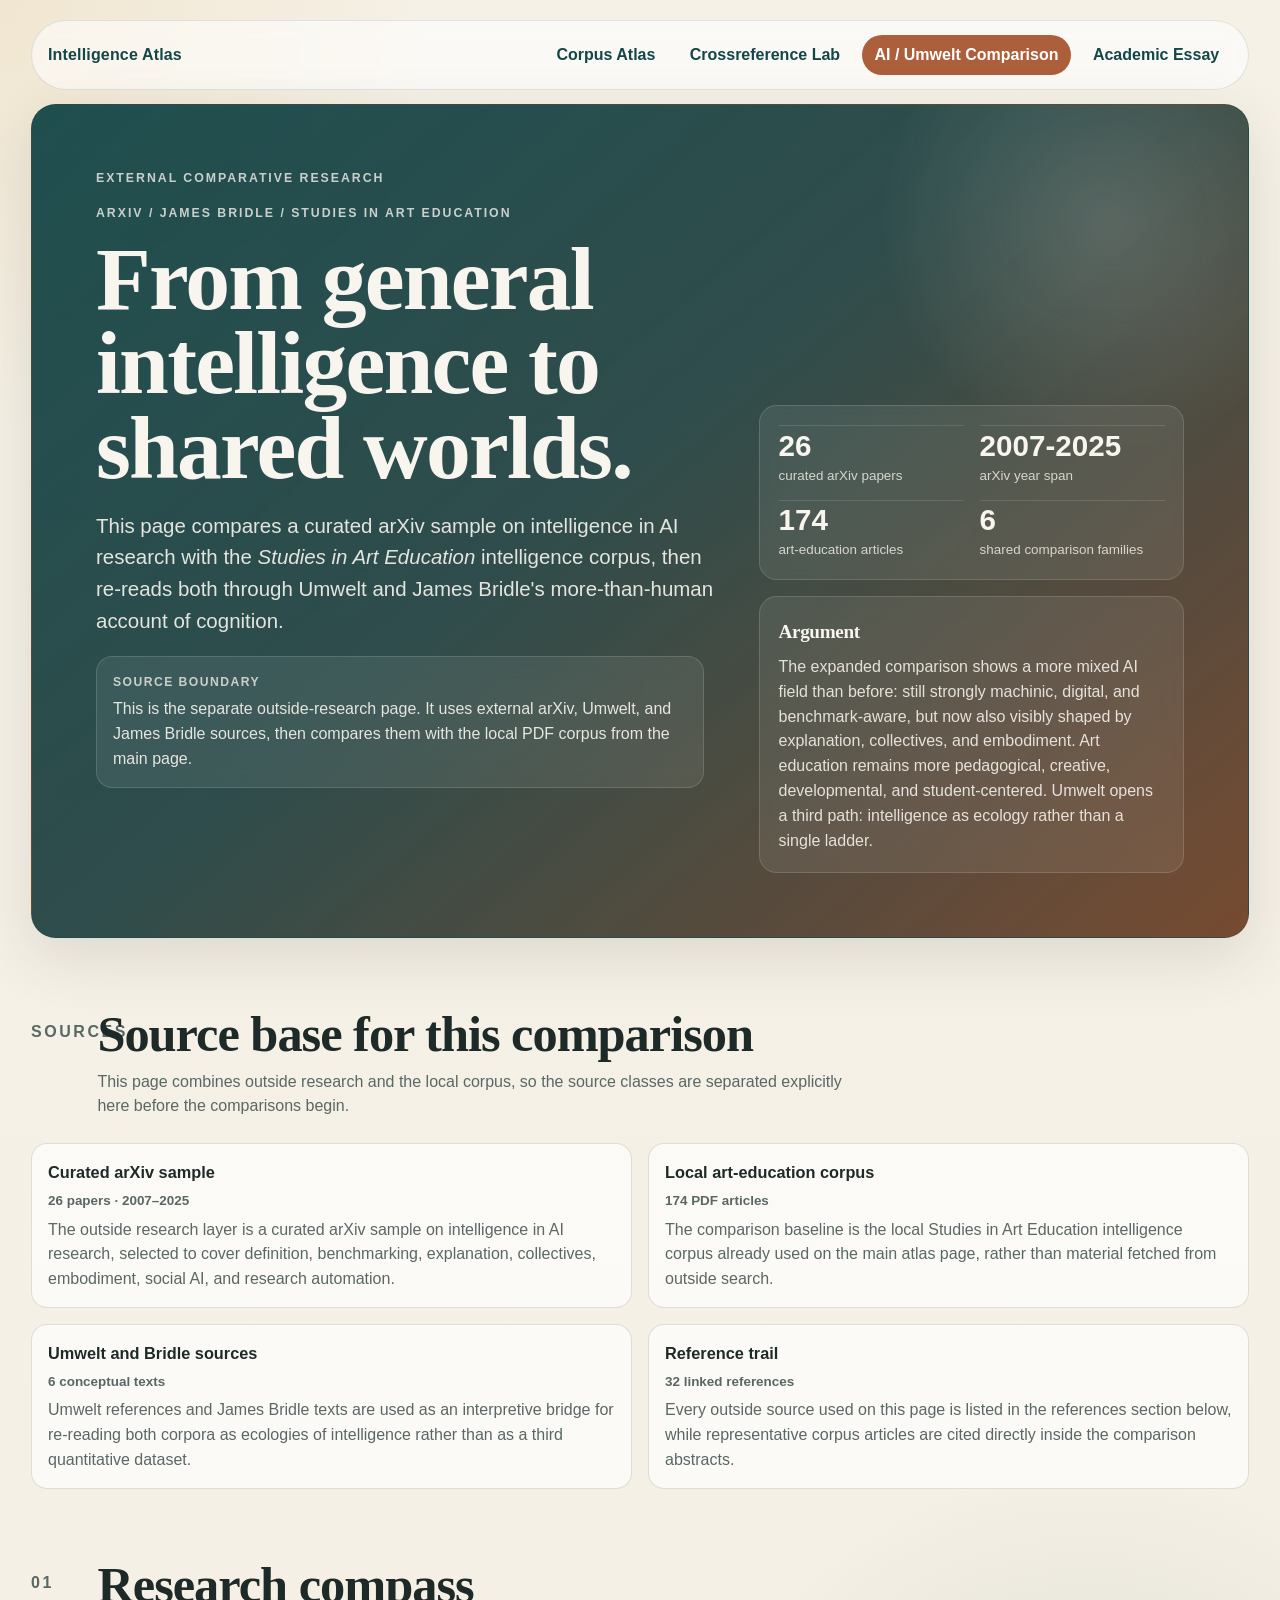
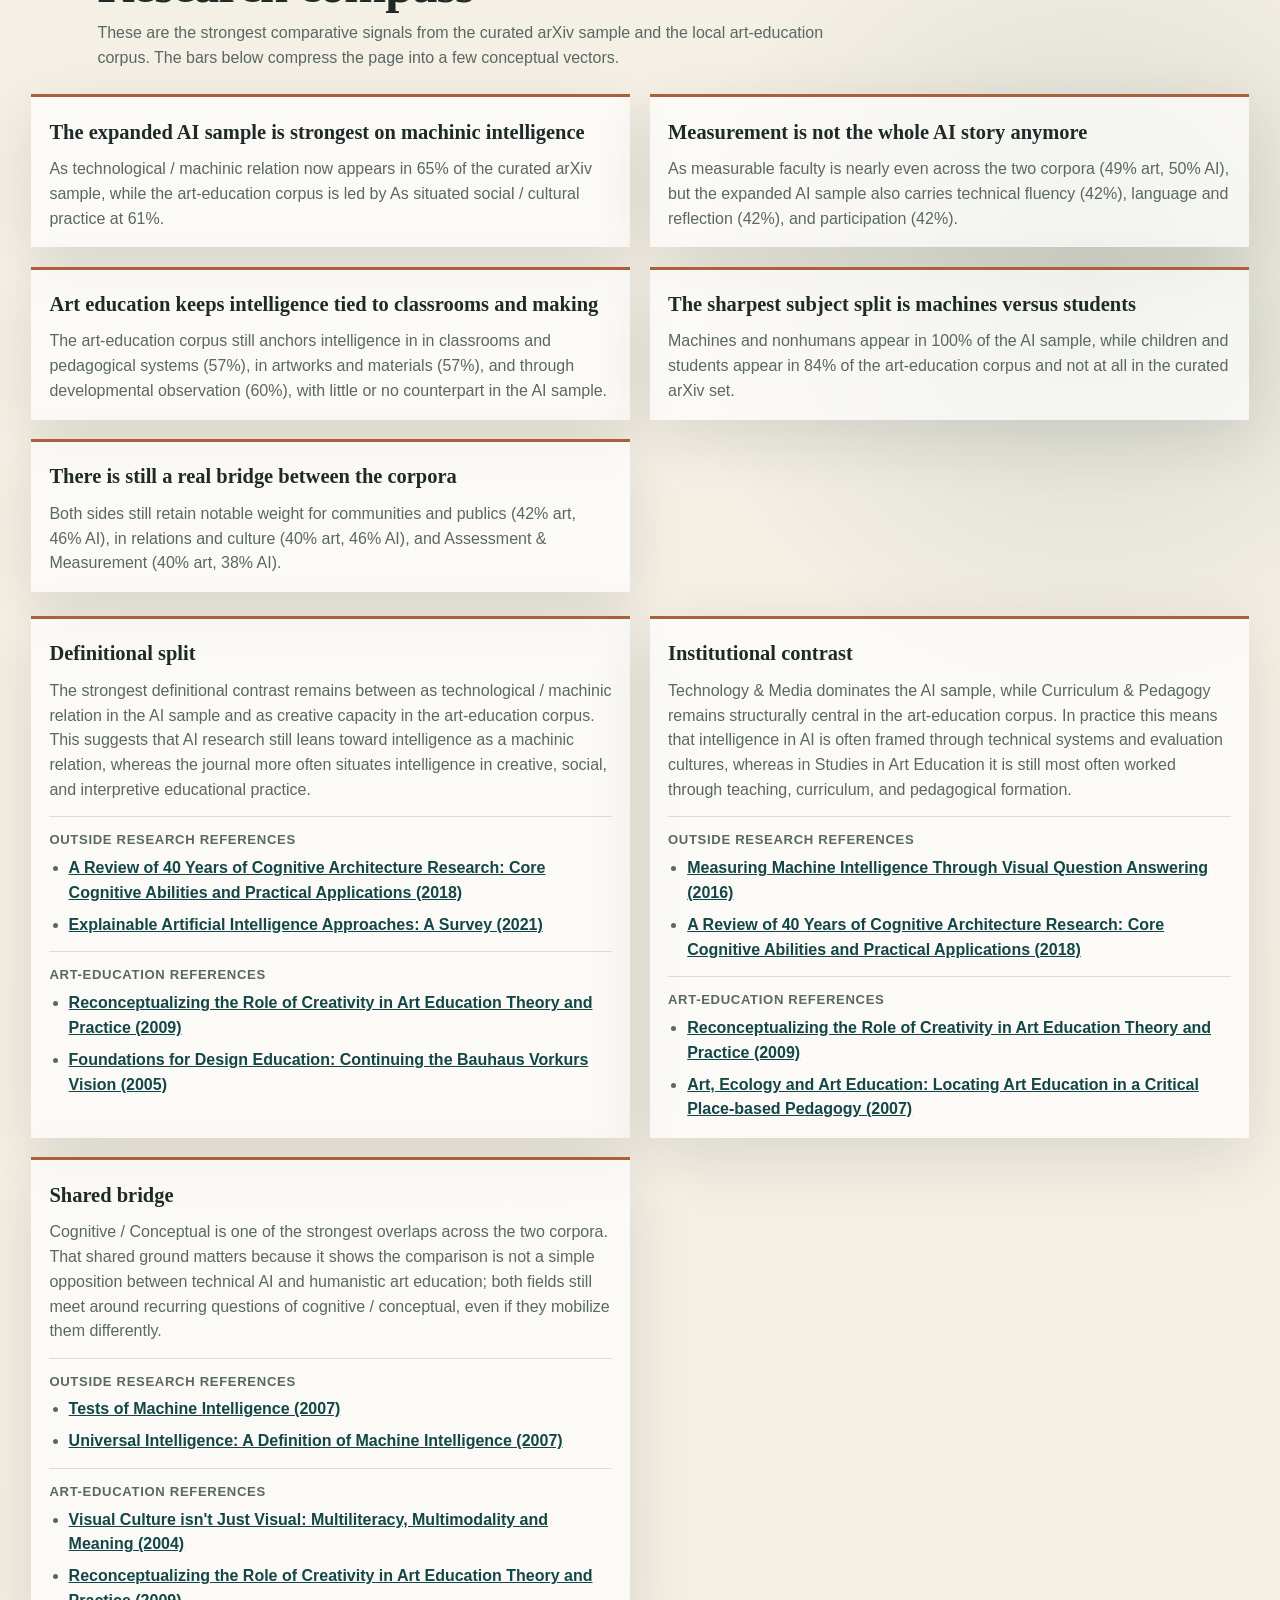
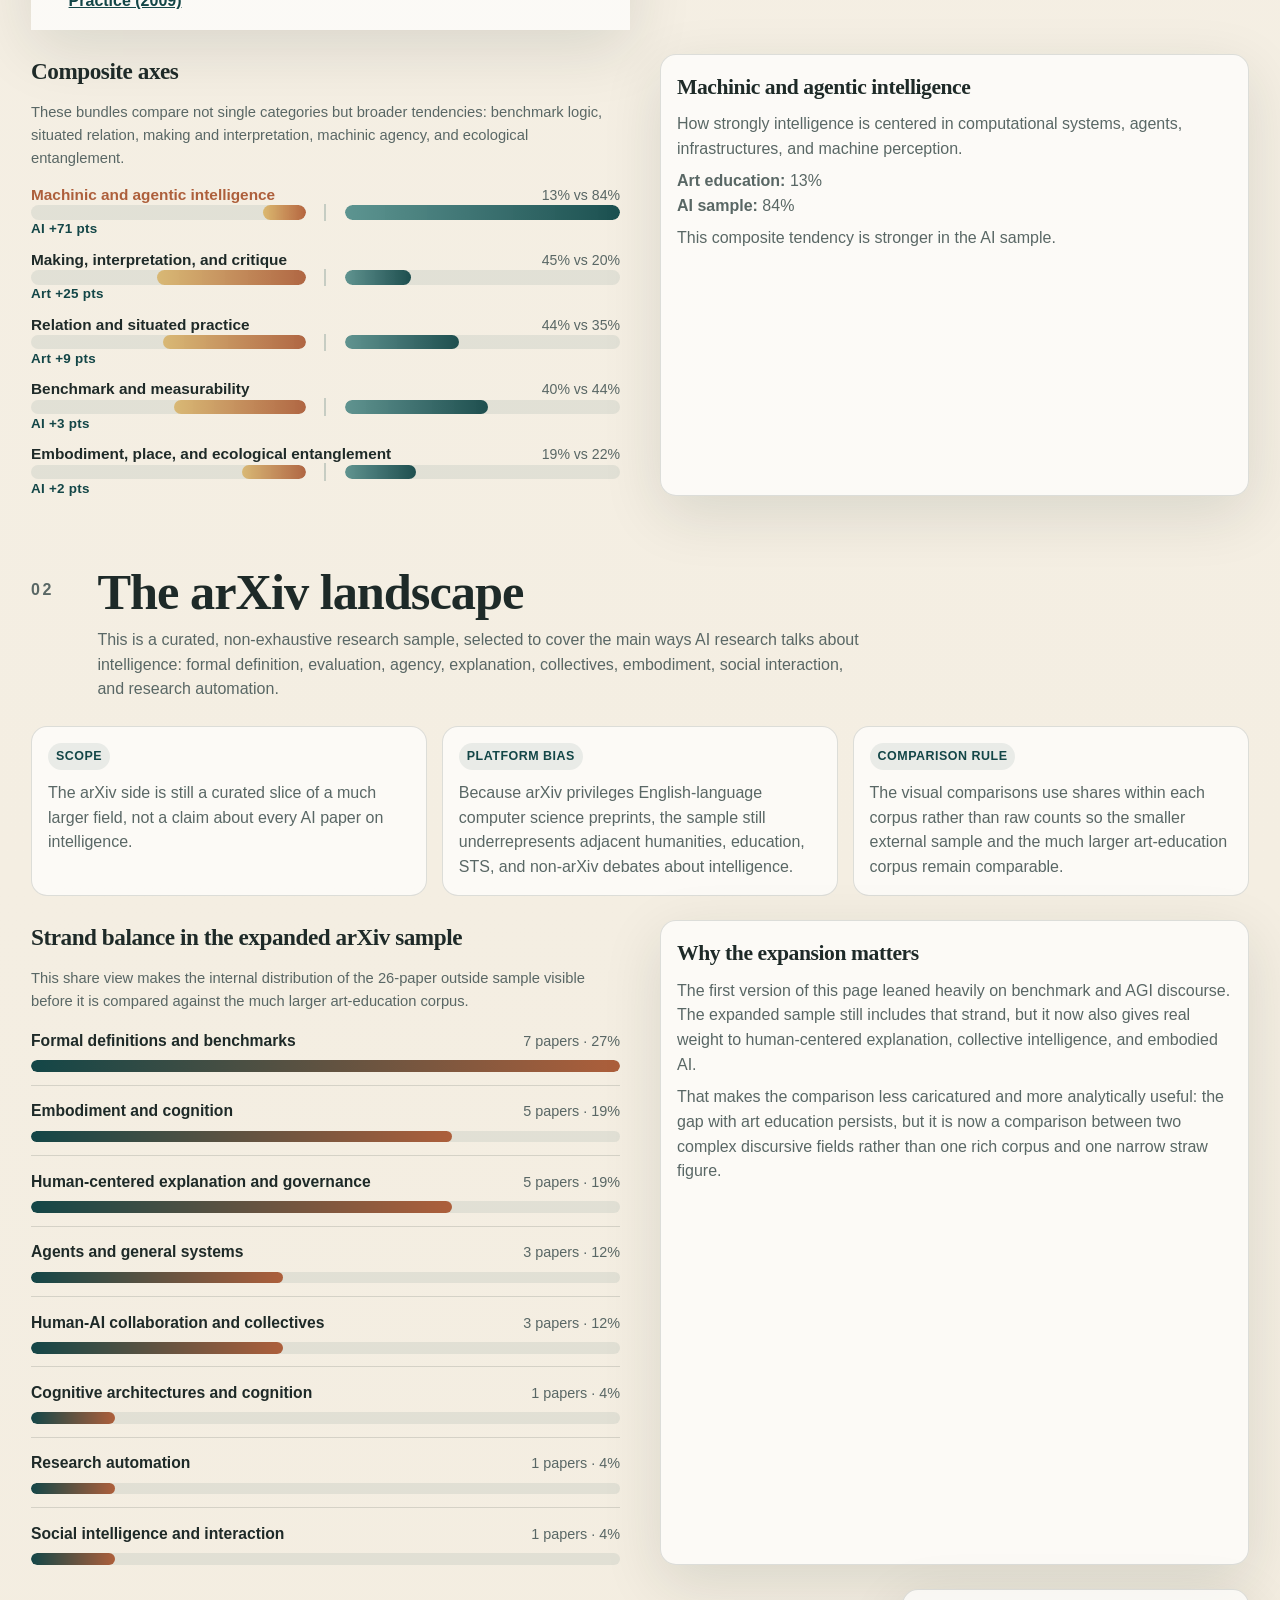
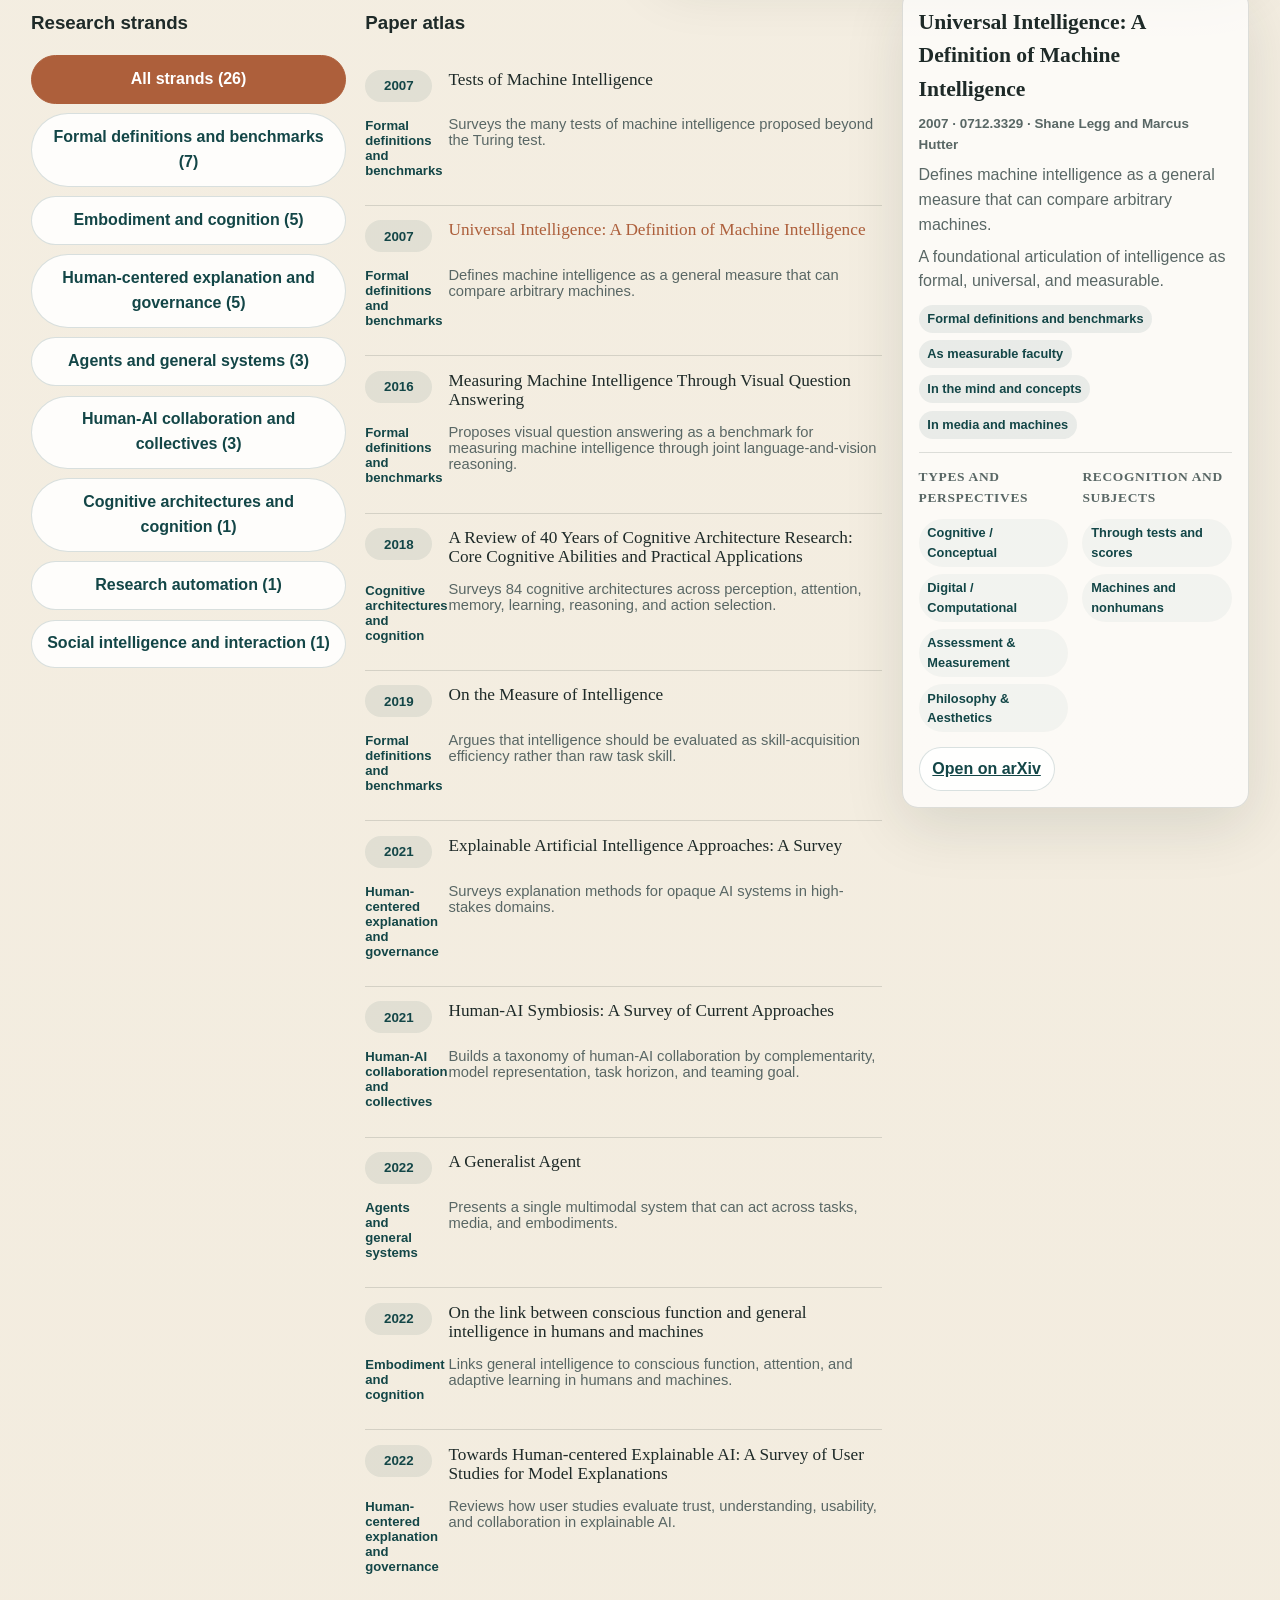
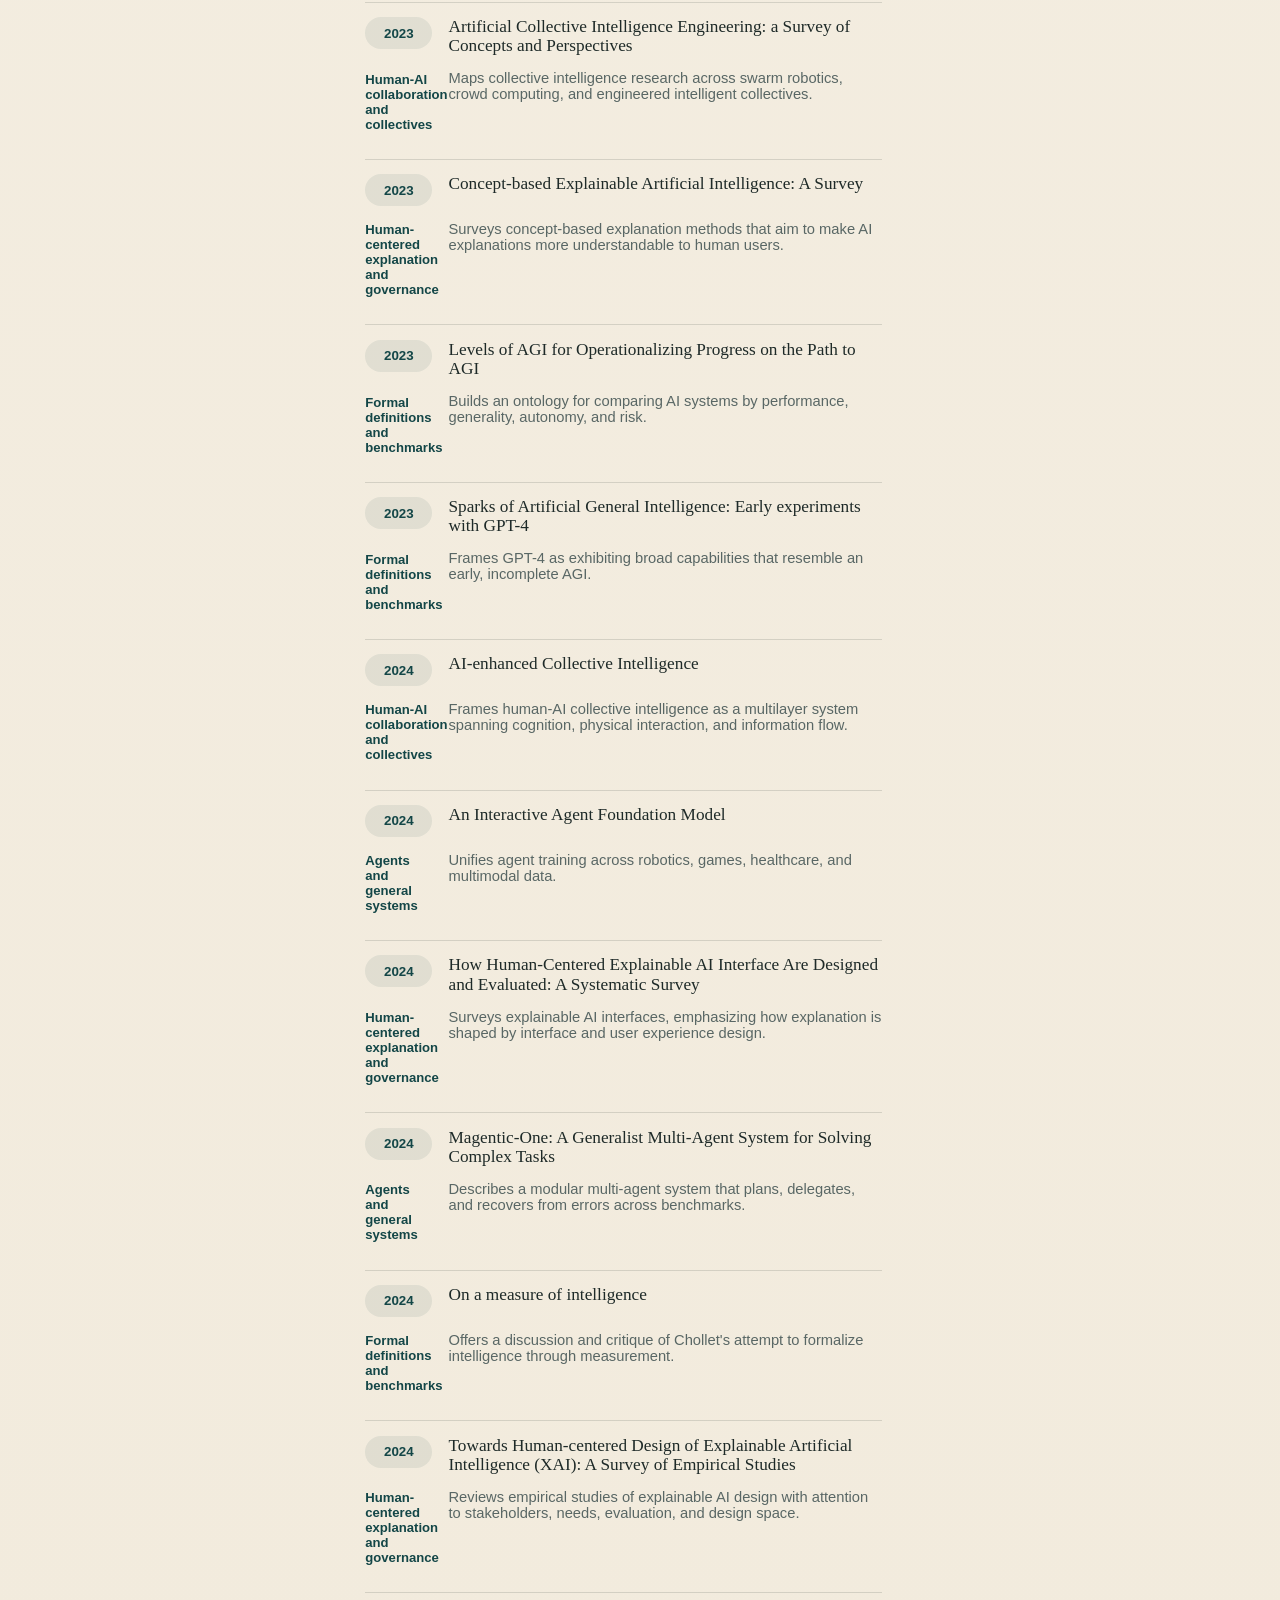
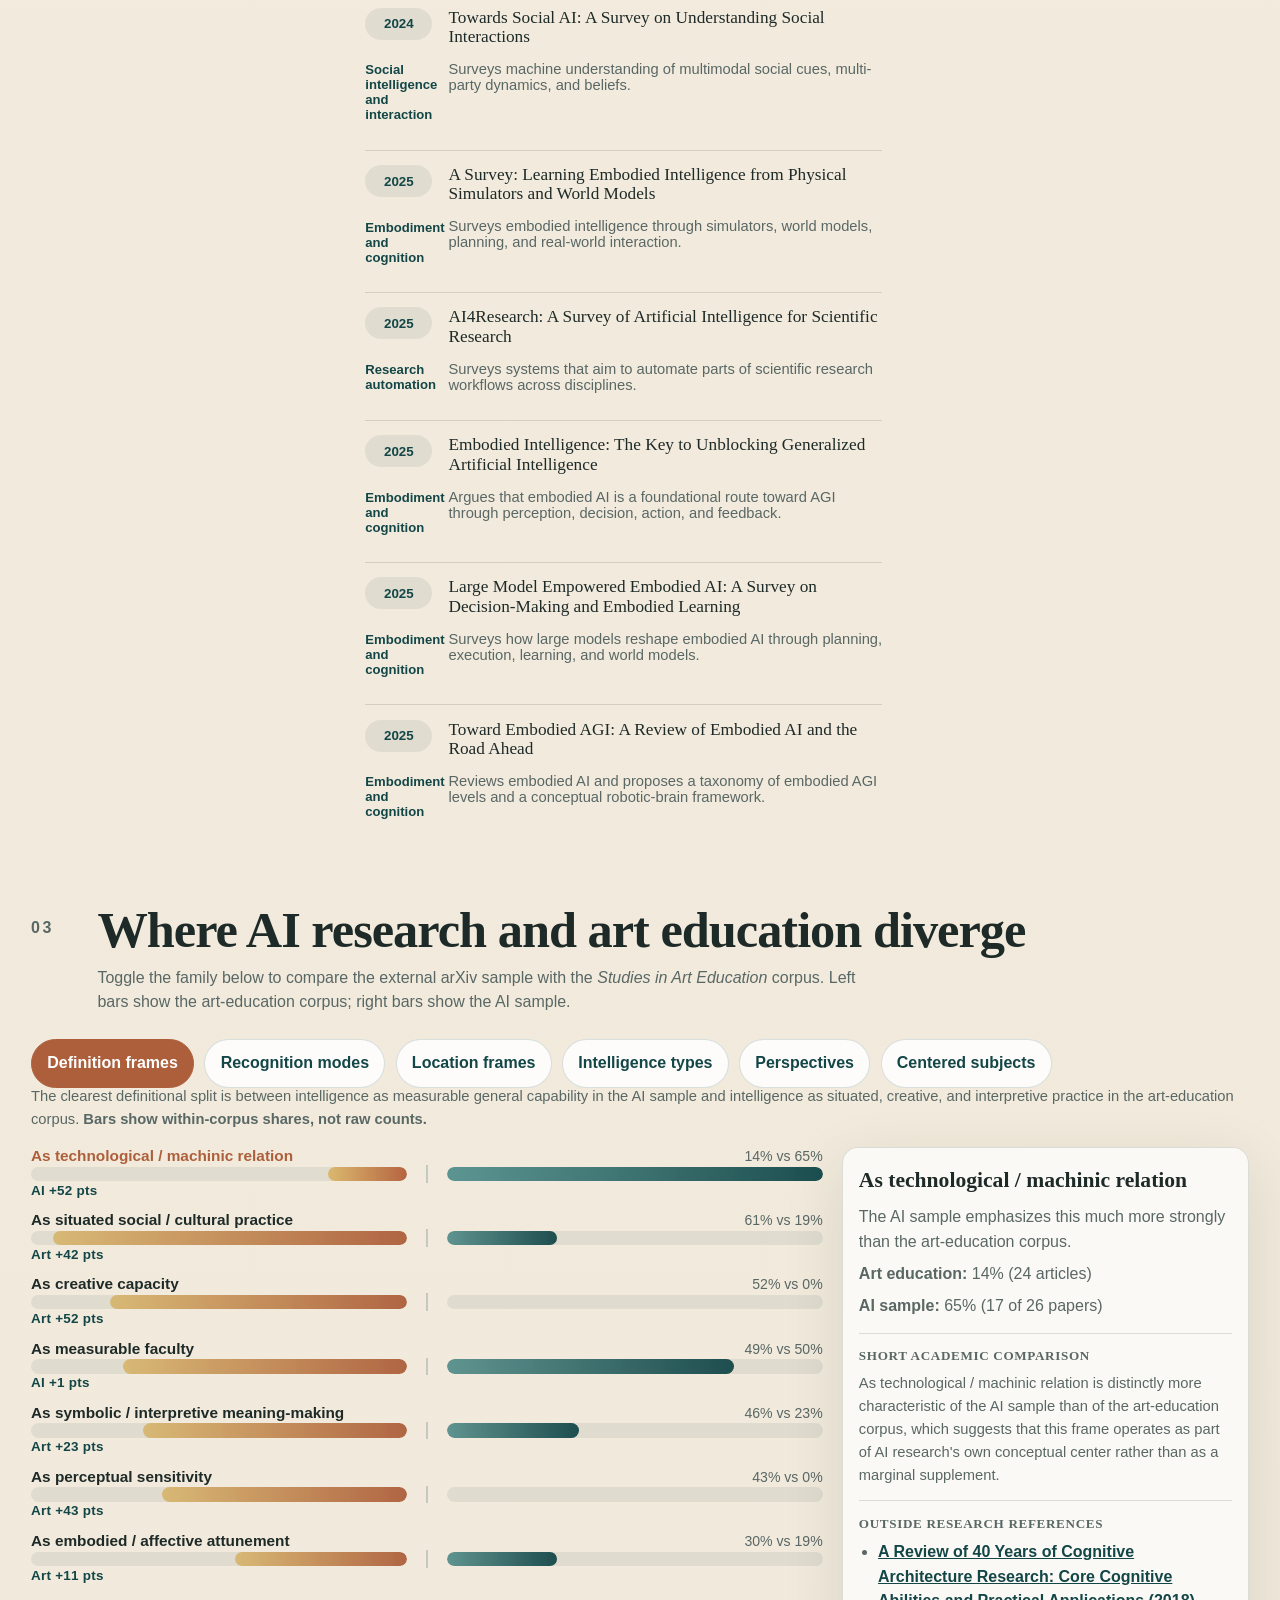
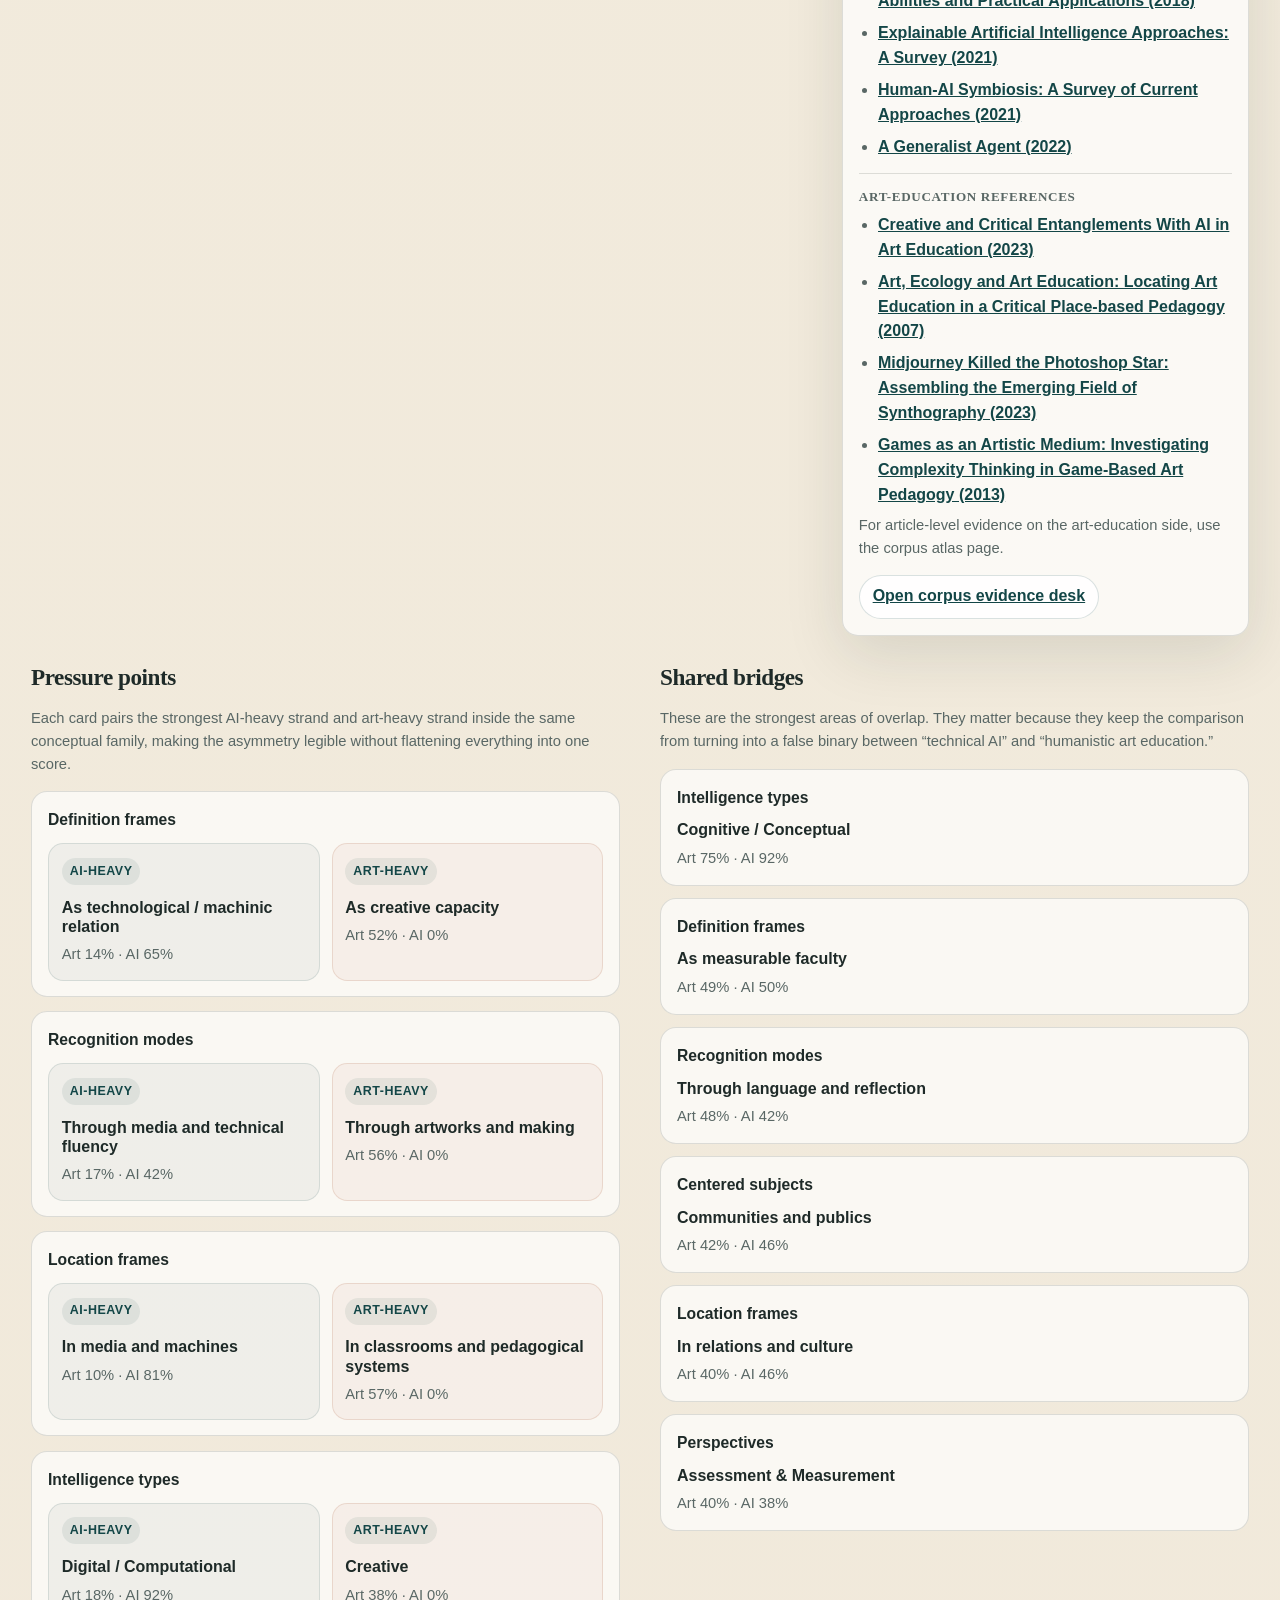
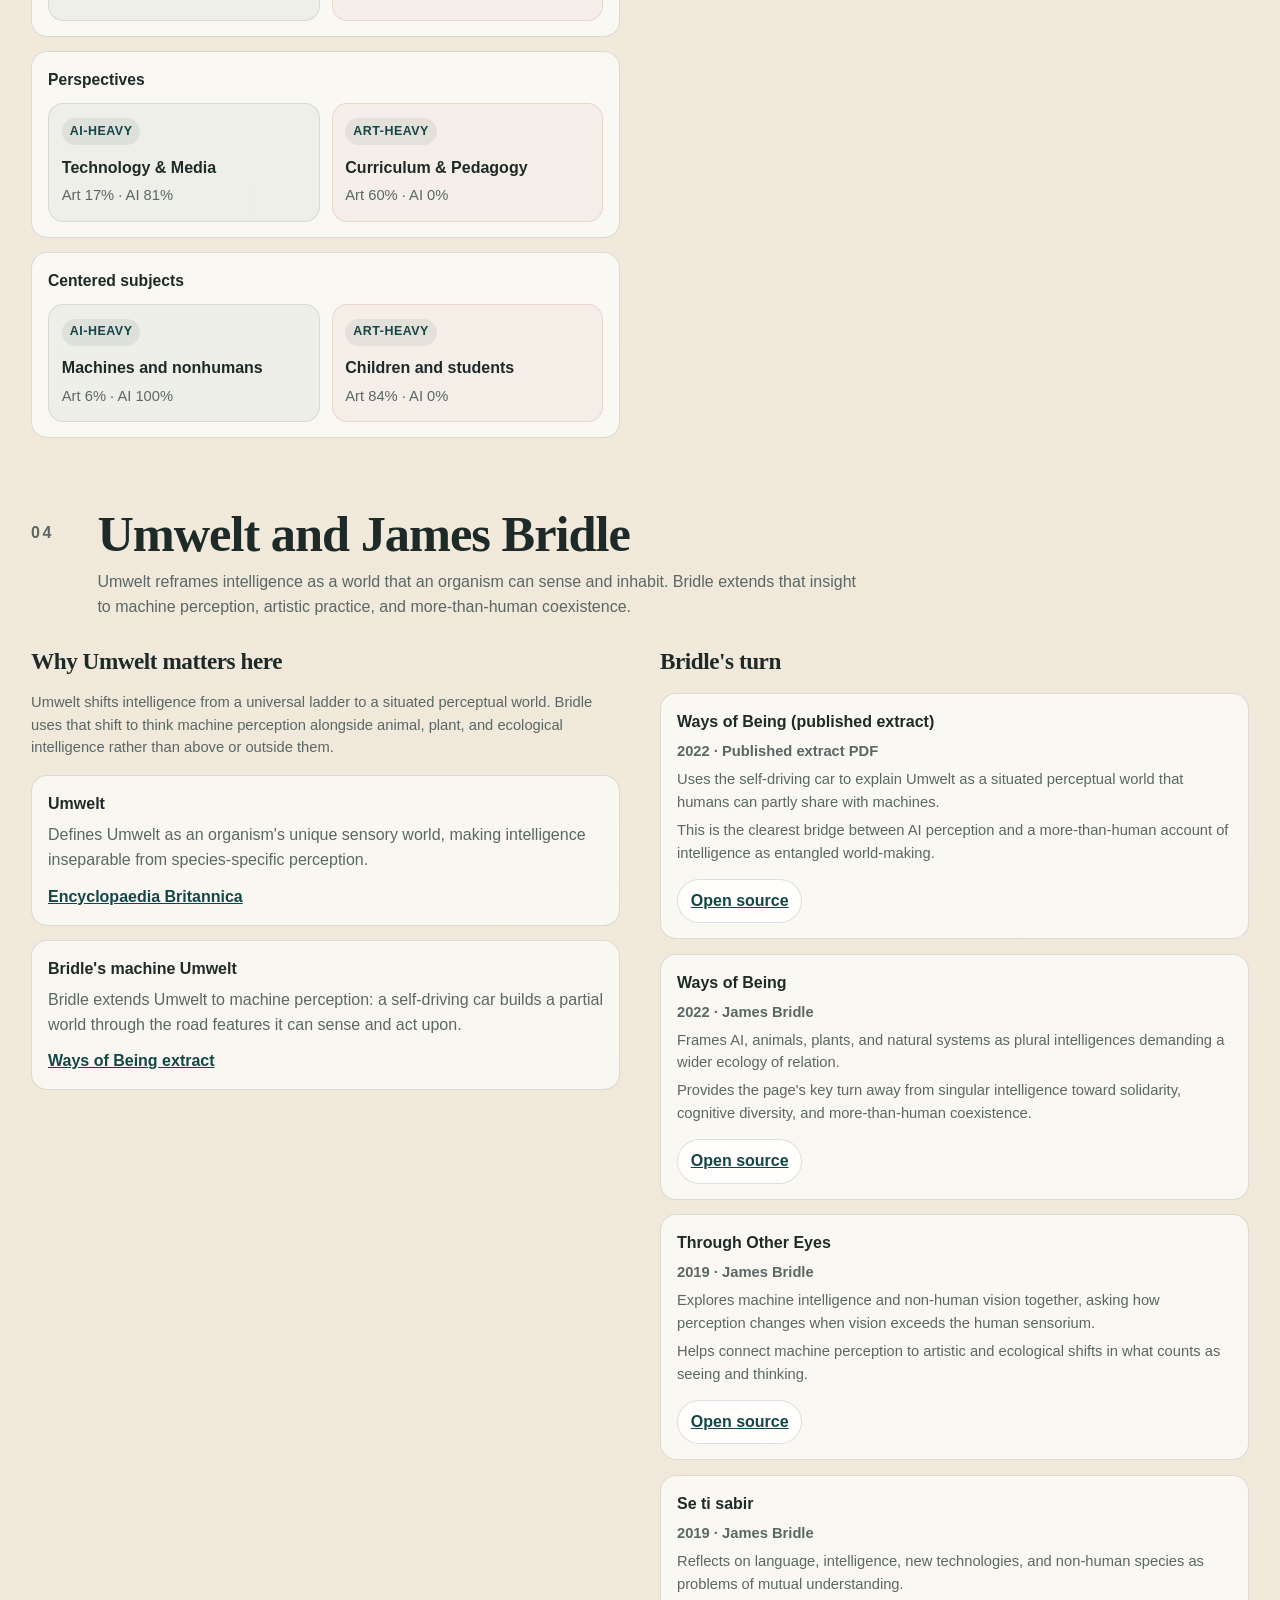
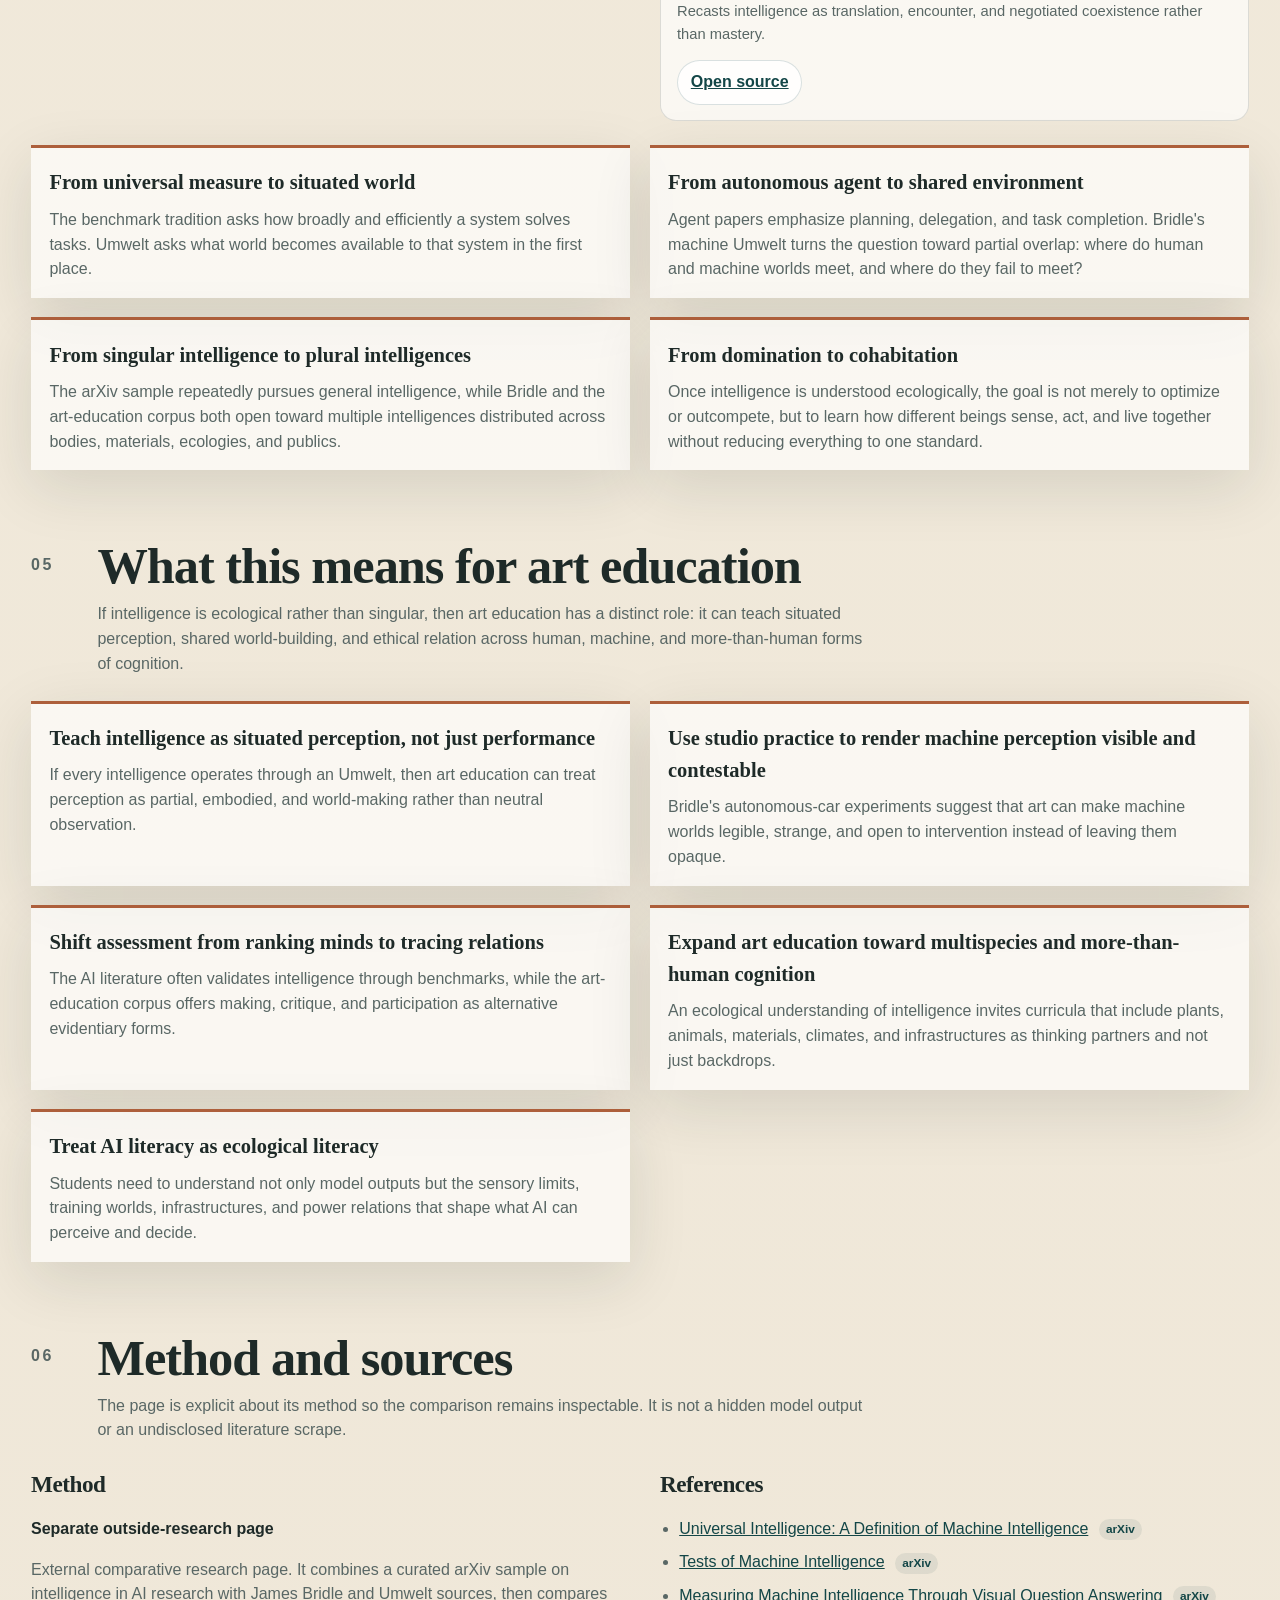
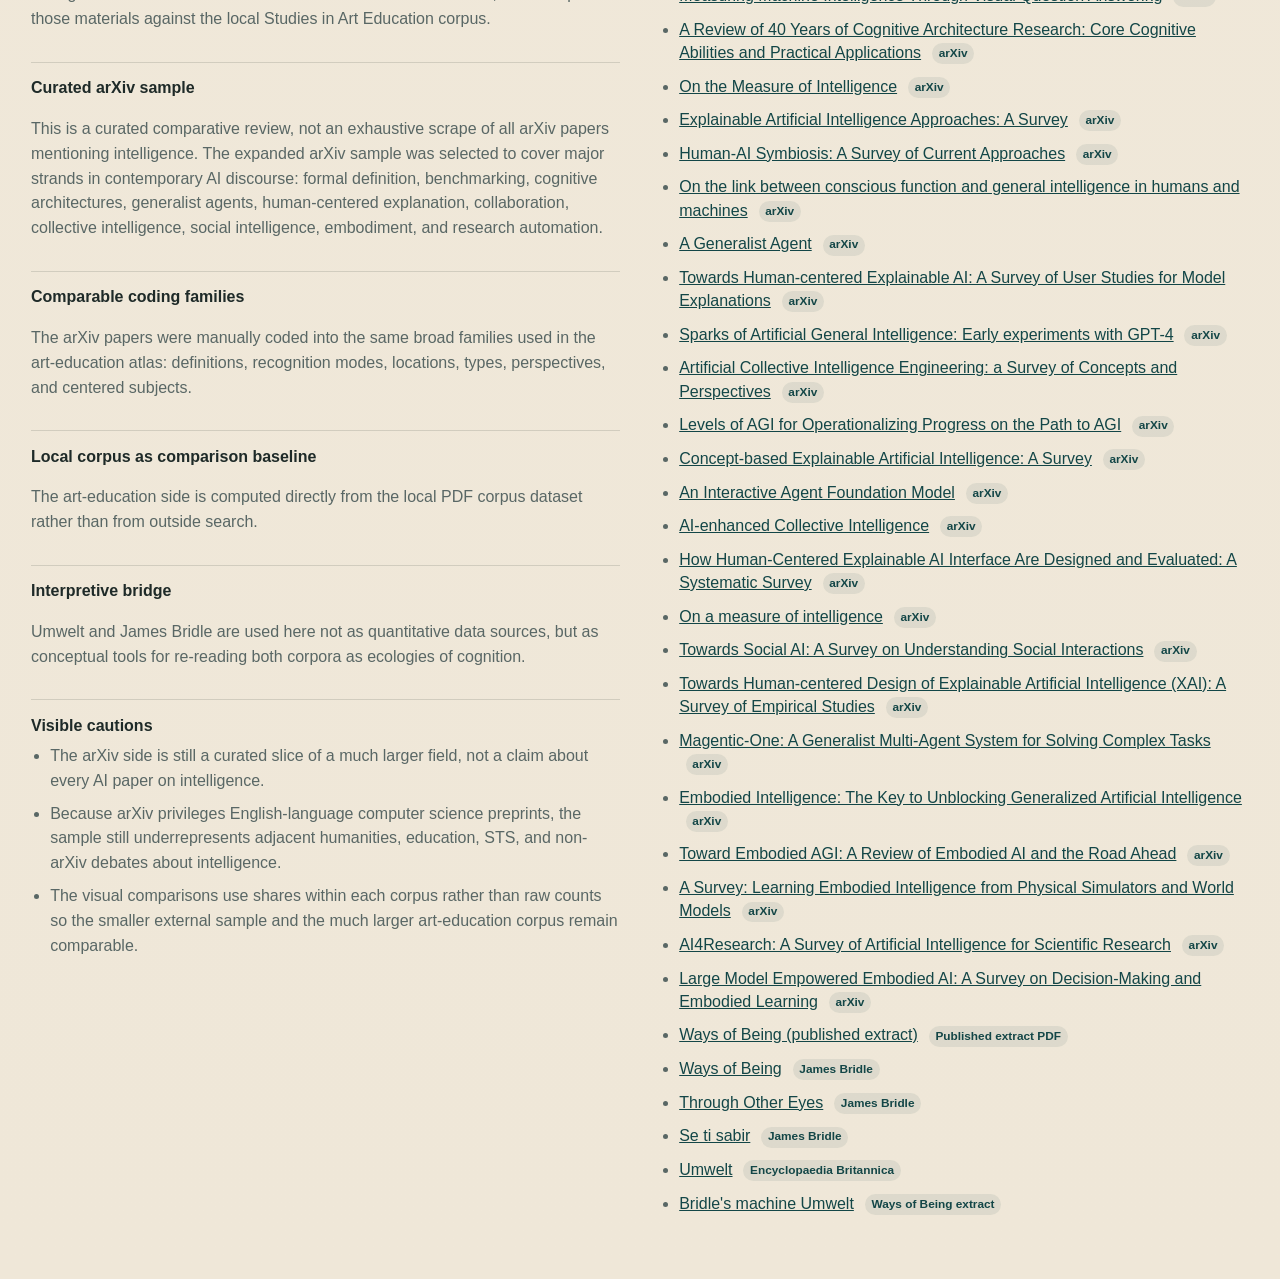
<file: ai-ecologies.html>
<!DOCTYPE html>
<html lang="en">
  <head>
    <meta charset="UTF-8" />
    <meta name="viewport" content="width=device-width, initial-scale=1.0" />
    <title>AI, Umwelt, and More-than-human Intelligence</title>
    <meta
      name="description"
      content="A separate external research page comparing arXiv AI-intelligence research with Studies in Art Education, through Umwelt and James Bridle."
    />
    <link rel="stylesheet" href="site/styles.css" />
    <link rel="stylesheet" href="site/ai-ecologies.css" />
  </head>
  <body class="ai-ecologies-page">
    <div class="page-shell">
      <nav class="site-nav reveal" aria-label="Primary">
        <a class="site-nav__brand" href="index.html">Intelligence Atlas</a>
        <div class="site-nav__links">
          <a class="site-nav__link" href="index.html">Corpus Atlas</a>
          <a class="site-nav__link" href="crossreference-lab.html">Crossreference Lab</a>
          <a class="site-nav__link is-active" href="ai-ecologies.html" aria-current="page"
            >AI / Umwelt Comparison</a
          >
          <a class="site-nav__link" href="essay.html">Academic Essay</a>
        </div>
      </nav>

      <header class="hero ai-hero reveal">
        <div class="eyebrow">External Comparative Research</div>
        <div class="hero-grid ai-hero-grid">
          <div class="hero-copy">
            <p class="kicker">arXiv / James Bridle / Studies in Art Education</p>
            <h1>From general intelligence to shared worlds.</h1>
            <p class="lede">
              This page compares a curated arXiv sample on intelligence in AI research with the
              <em>Studies in Art Education</em> intelligence corpus, then re-reads both through Umwelt
              and James Bridle's more-than-human account of cognition.
            </p>
            <div class="source-boundary-banner">
              <div class="scope-kicker">Source Boundary</div>
              <p>
                This is the separate outside-research page. It uses external arXiv, Umwelt, and James
                Bridle sources, then compares them with the local PDF corpus from the main page.
              </p>
            </div>
          </div>
          <div class="hero-panel">
            <div class="hero-stats" id="ai-hero-stats"></div>
            <div class="hero-note">
              <h2>Argument</h2>
              <p>
                The expanded comparison shows a more mixed AI field than before: still strongly
                machinic, digital, and benchmark-aware, but now also visibly shaped by explanation,
                collectives, and embodiment. Art education remains more pedagogical, creative,
                developmental, and student-centered. Umwelt opens a third path: intelligence as
                ecology rather than a single ladder.
              </p>
            </div>
          </div>
        </div>
      </header>

      <main>
        <section class="section reveal compact-source-section">
          <div class="section-header">
            <p class="section-index">Sources</p>
            <div>
              <h2>Source base for this comparison</h2>
              <p>
                This page combines outside research and the local corpus, so the source classes are
                separated explicitly here before the comparisons begin.
              </p>
            </div>
          </div>
          <div id="ai-source-map" class="source-map"></div>
        </section>

        <section class="section reveal">
          <div class="section-header">
            <p class="section-index">01</p>
            <div>
              <h2>Research compass</h2>
              <p>
                These are the strongest comparative signals from the curated arXiv sample and the local
                art-education corpus. The bars below compress the page into a few conceptual vectors.
              </p>
            </div>
          </div>
          <div id="ai-takeaways" class="thread-list"></div>
          <div class="section-spacer"></div>
          <div id="ai-abstracts" class="thread-list"></div>
          <div class="section-spacer"></div>
          <div class="split split-wide">
            <article>
              <h3>Composite axes</h3>
              <p class="chart-note">
                These bundles compare not single categories but broader tendencies: benchmark logic,
                situated relation, making and interpretation, machinic agency, and ecological
                entanglement.
              </p>
              <div id="axis-list" class="axis-list"></div>
            </article>
            <article class="comparison-detail" id="axis-detail" aria-live="polite"></article>
          </div>
        </section>

        <section class="section reveal">
          <div class="section-header">
            <p class="section-index">02</p>
            <div>
              <h2>The arXiv landscape</h2>
              <p>
                This is a curated, non-exhaustive research sample, selected to cover the main ways AI
                research talks about intelligence: formal definition, evaluation, agency, explanation,
                collectives, embodiment, social interaction, and research automation.
              </p>
            </div>
          </div>
          <div id="sample-cautions" class="caution-strip"></div>
          <div class="section-spacer"></div>
          <div class="split split-wide">
            <article>
              <h3>Strand balance in the expanded arXiv sample</h3>
              <p class="chart-note">
                This share view makes the internal distribution of the 26-paper outside sample visible
                before it is compared against the much larger art-education corpus.
              </p>
              <div id="cluster-summary" class="cluster-summary"></div>
            </article>
            <article class="comparison-detail">
              <h3>Why the expansion matters</h3>
              <p>
                The first version of this page leaned heavily on benchmark and AGI discourse. The
                expanded sample still includes that strand, but it now also gives real weight to
                human-centered explanation, collective intelligence, and embodied AI.
              </p>
              <p>
                That makes the comparison less caricatured and more analytically useful: the gap with
                art education persists, but it is now a comparison between two complex discursive fields
                rather than one rich corpus and one narrow straw figure.
              </p>
            </article>
          </div>
          <div class="section-spacer"></div>
          <div class="atlas-layout">
            <aside>
              <h3>Research strands</h3>
              <div id="cluster-list" class="cluster-list"></div>
            </aside>
            <div>
              <h3>Paper atlas</h3>
              <div id="paper-list" class="paper-list"></div>
            </div>
            <aside id="paper-detail" class="comparison-detail" aria-live="polite"></aside>
          </div>
        </section>

        <section class="section reveal">
          <div class="section-header">
            <p class="section-index">03</p>
            <div>
              <h2>Where AI research and art education diverge</h2>
              <p>
                Toggle the family below to compare the external arXiv sample with the
                <em>Studies in Art Education</em> corpus. Left bars show the art-education corpus; right
                bars show the AI sample.
              </p>
            </div>
          </div>
          <div id="comparison-family" class="toggle-group" role="tablist" aria-label="Comparison family"></div>
          <p id="comparison-note" class="chart-note"></p>
          <div class="comparison-layout">
            <div id="comparison-rows" class="comparison-chart"></div>
            <aside id="comparison-detail" class="comparison-detail" aria-live="polite"></aside>
          </div>
          <div class="section-spacer"></div>
          <div class="split split-wide">
            <article>
              <h3>Pressure points</h3>
              <p class="chart-note">
                Each card pairs the strongest AI-heavy strand and art-heavy strand inside the same
                conceptual family, making the asymmetry legible without flattening everything into one
                score.
              </p>
              <div id="pressure-points" class="pressure-grid"></div>
            </article>
            <article>
              <h3>Shared bridges</h3>
              <p class="chart-note">
                These are the strongest areas of overlap. They matter because they keep the comparison
                from turning into a false binary between “technical AI” and “humanistic art education.”
              </p>
              <div id="shared-ground" class="pressure-grid pressure-grid-compact"></div>
            </article>
          </div>
        </section>

        <section class="section reveal">
          <div class="section-header">
            <p class="section-index">04</p>
            <div>
              <h2>Umwelt and James Bridle</h2>
              <p>
                Umwelt reframes intelligence as a world that an organism can sense and inhabit. Bridle
                extends that insight to machine perception, artistic practice, and more-than-human
                coexistence.
              </p>
            </div>
          </div>
          <div class="split split-wide">
            <article>
              <h3>Why Umwelt matters here</h3>
              <p id="umwelt-note" class="chart-note"></p>
              <div id="umwelt-sources" class="source-capsules"></div>
            </article>
            <article>
              <h3>Bridle's turn</h3>
              <div id="bridle-sources" class="origin-list"></div>
            </article>
          </div>
          <div class="section-spacer"></div>
          <div id="rethinking-moves" class="thread-list"></div>
        </section>

        <section class="section reveal">
          <div class="section-header">
            <p class="section-index">05</p>
            <div>
              <h2>What this means for art education</h2>
              <p>
                If intelligence is ecological rather than singular, then art education has a distinct role:
                it can teach situated perception, shared world-building, and ethical relation across human,
                machine, and more-than-human forms of cognition.
              </p>
            </div>
          </div>
          <div id="implication-list" class="thread-list"></div>
        </section>

        <section class="section reveal">
          <div class="section-header">
            <p class="section-index">06</p>
            <div>
              <h2>Method and sources</h2>
              <p>
                The page is explicit about its method so the comparison remains inspectable. It is not a
                hidden model output or an undisclosed literature scrape.
              </p>
            </div>
          </div>
          <div class="split split-wide">
            <article>
              <h3>Method</h3>
              <div id="external-methods" class="method-list"></div>
            </article>
            <article>
              <h3>References</h3>
              <ul id="reference-list" class="source-list reference-list"></ul>
            </article>
          </div>
        </section>
      </main>
    </div>

    <script src="site/data/corpus-data.js"></script>
    <script src="site/data/ai-ecologies-data.js"></script>
    <script src="site/ai-ecologies.js"></script>
  </body>
</html>
</file>
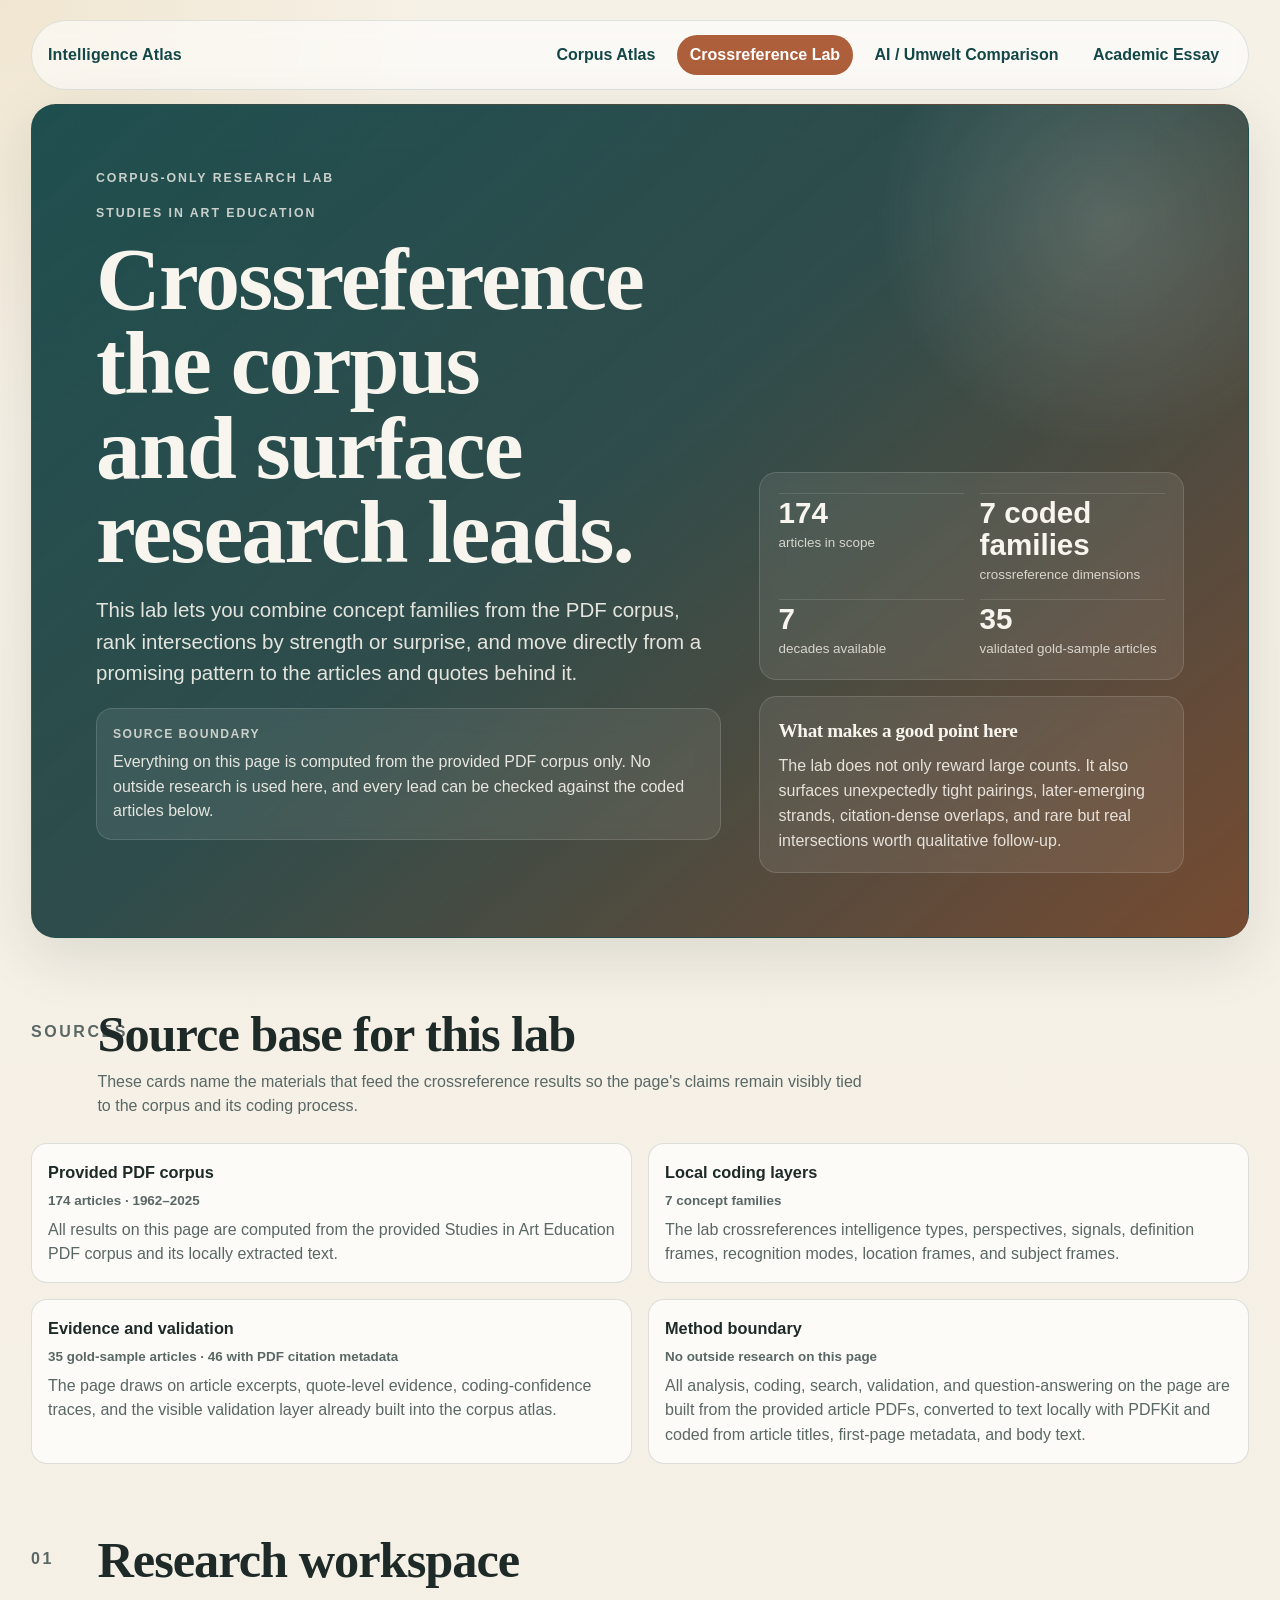
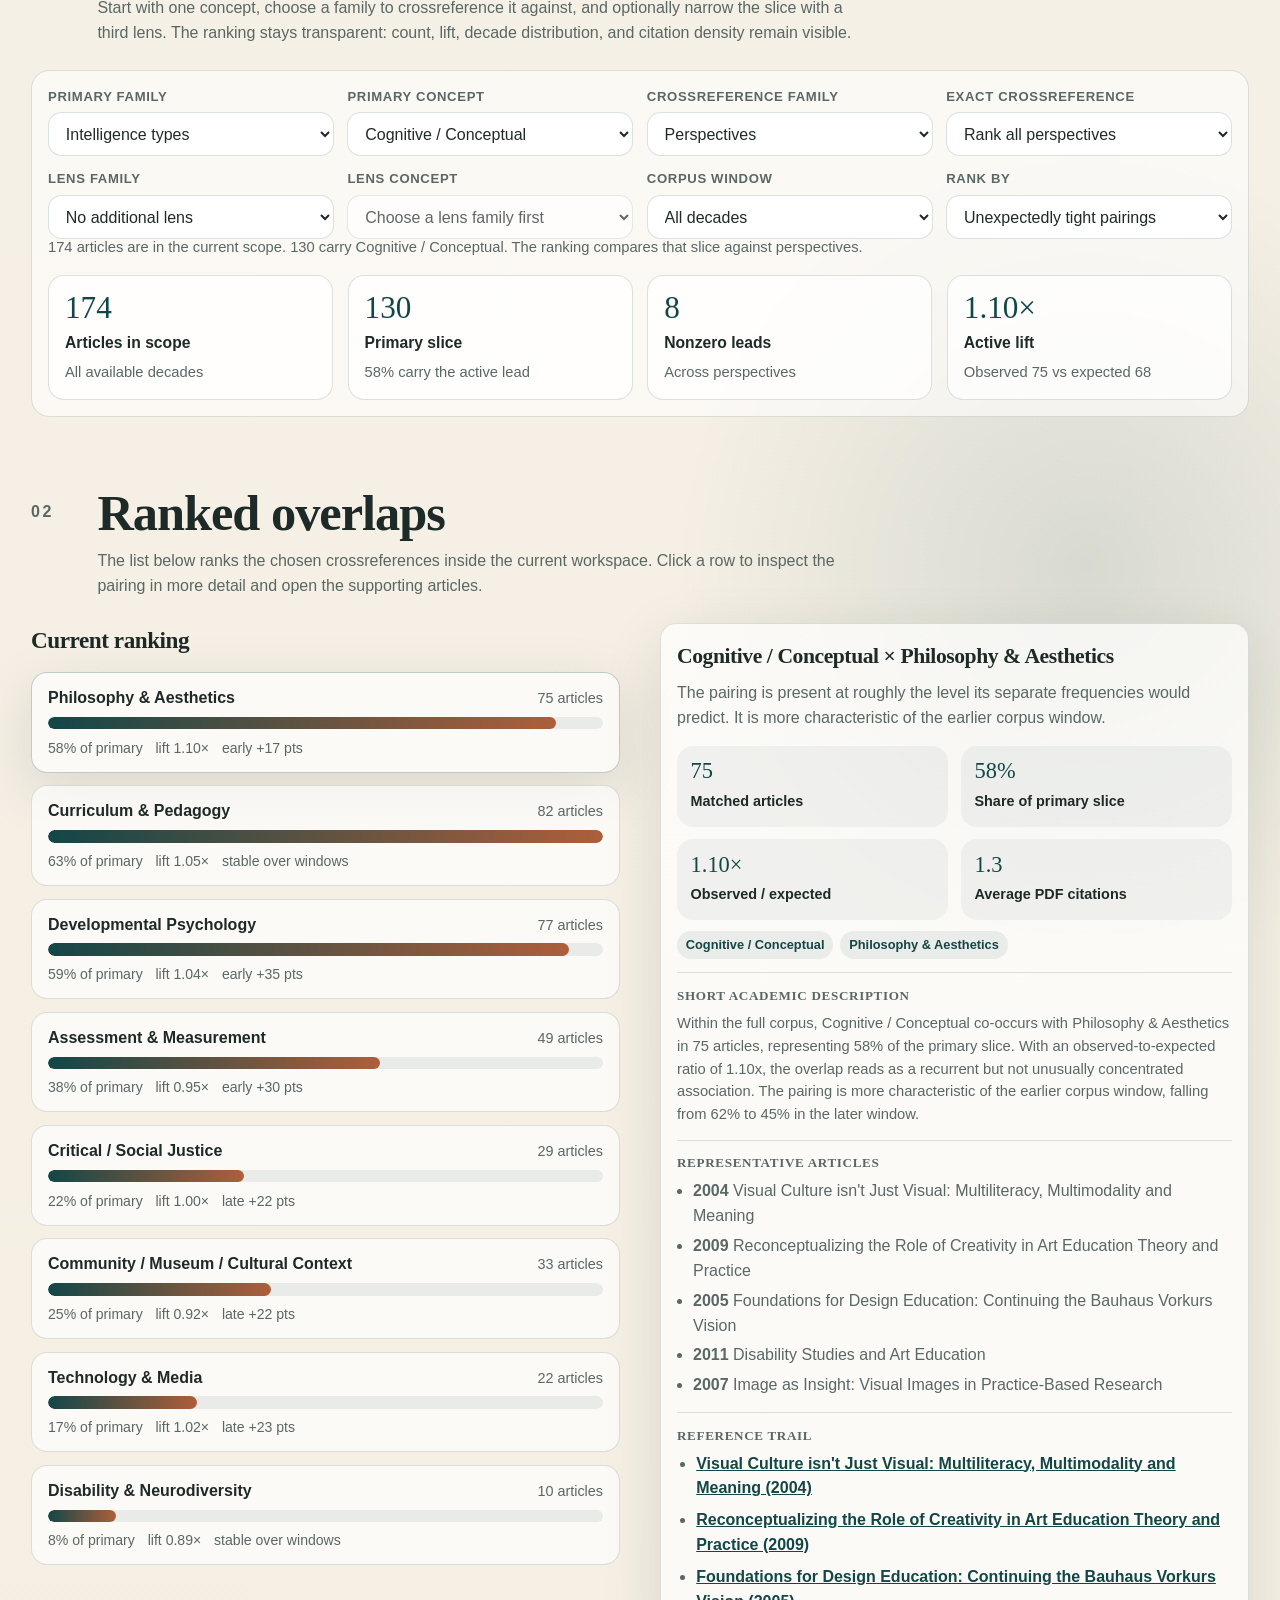
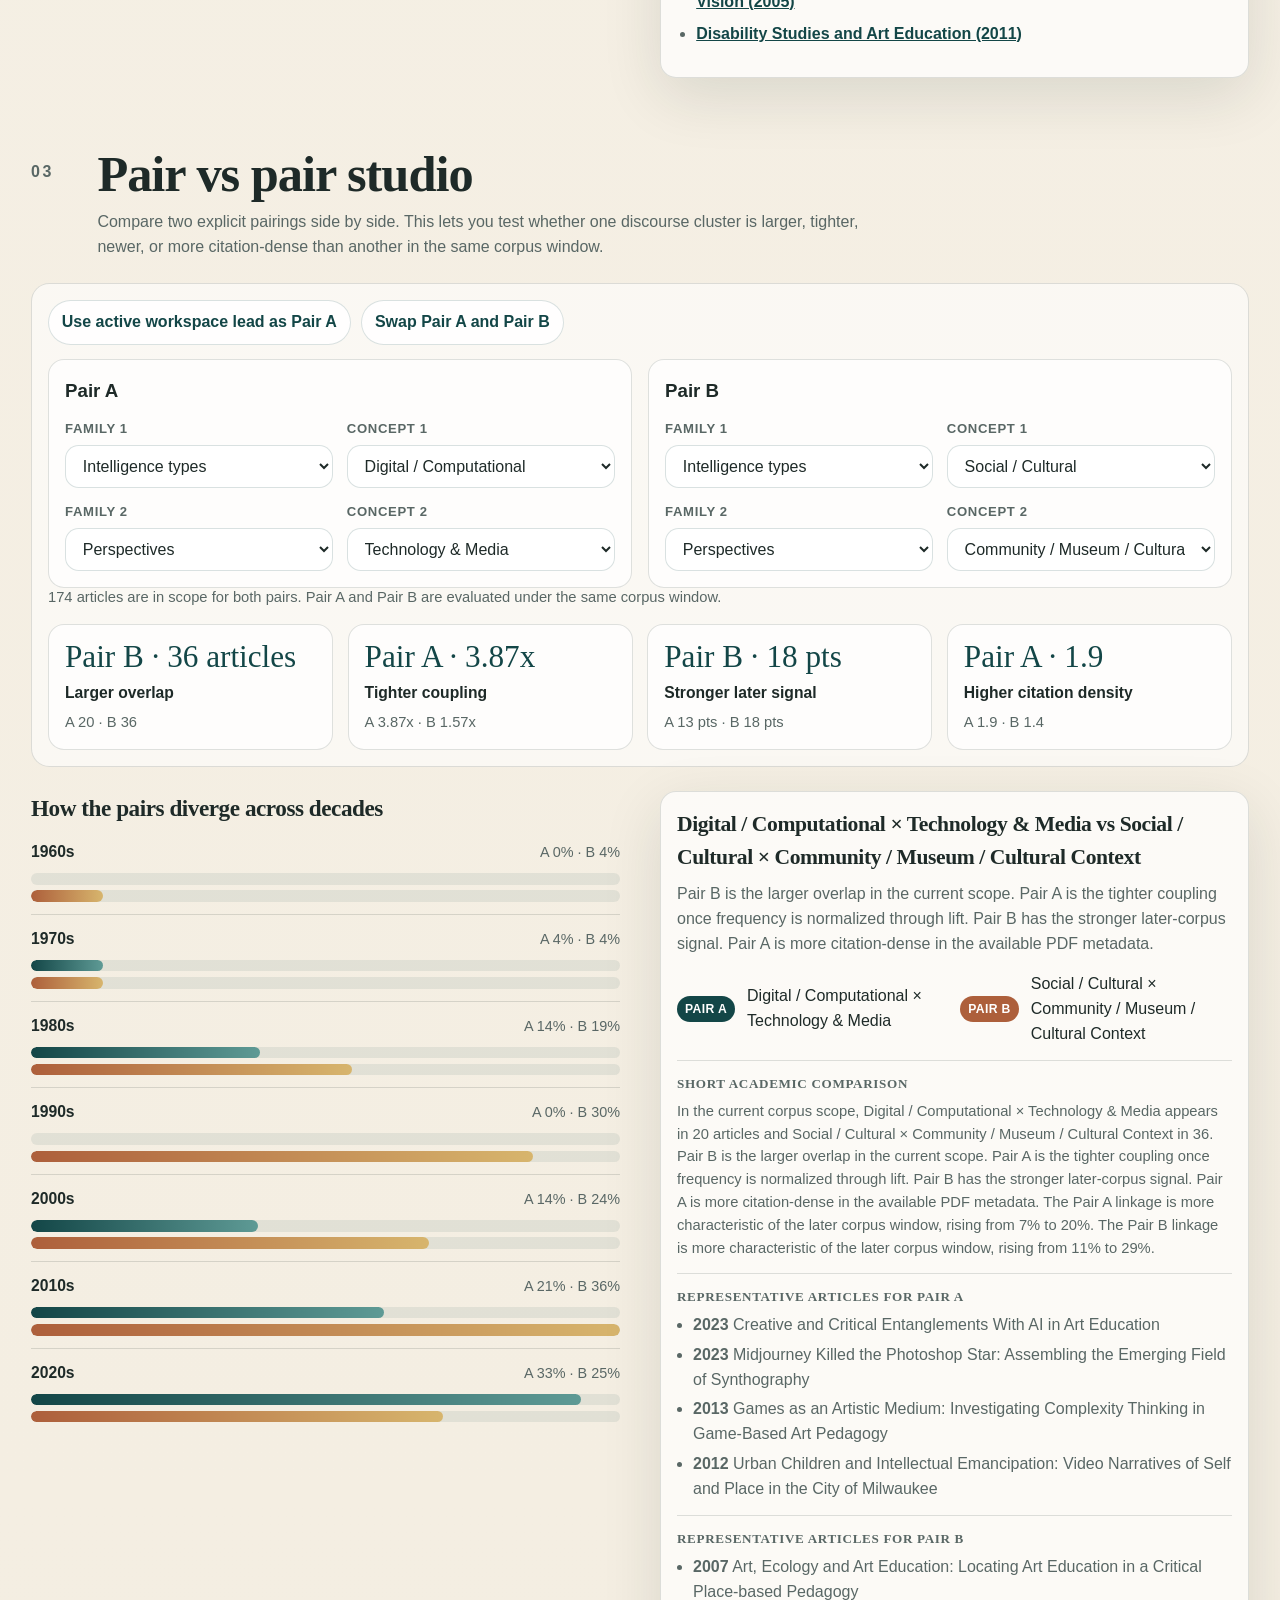
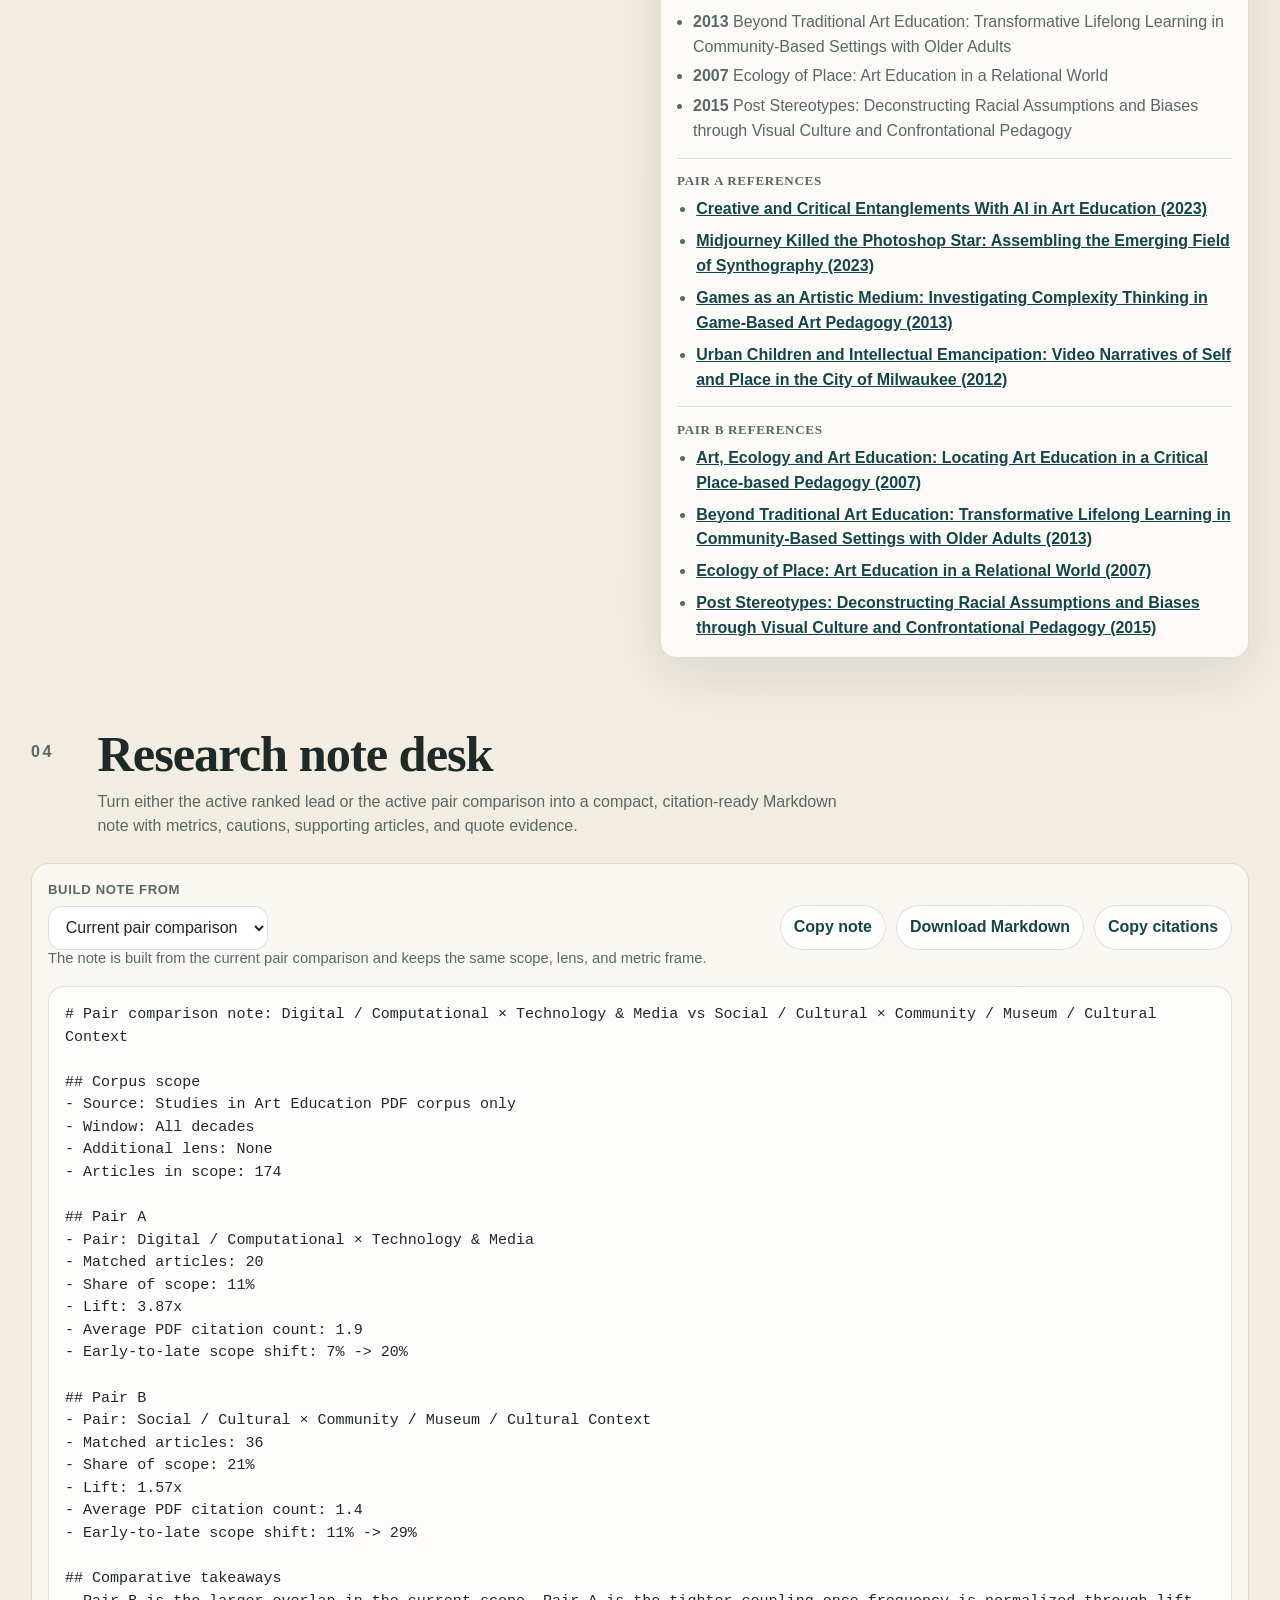
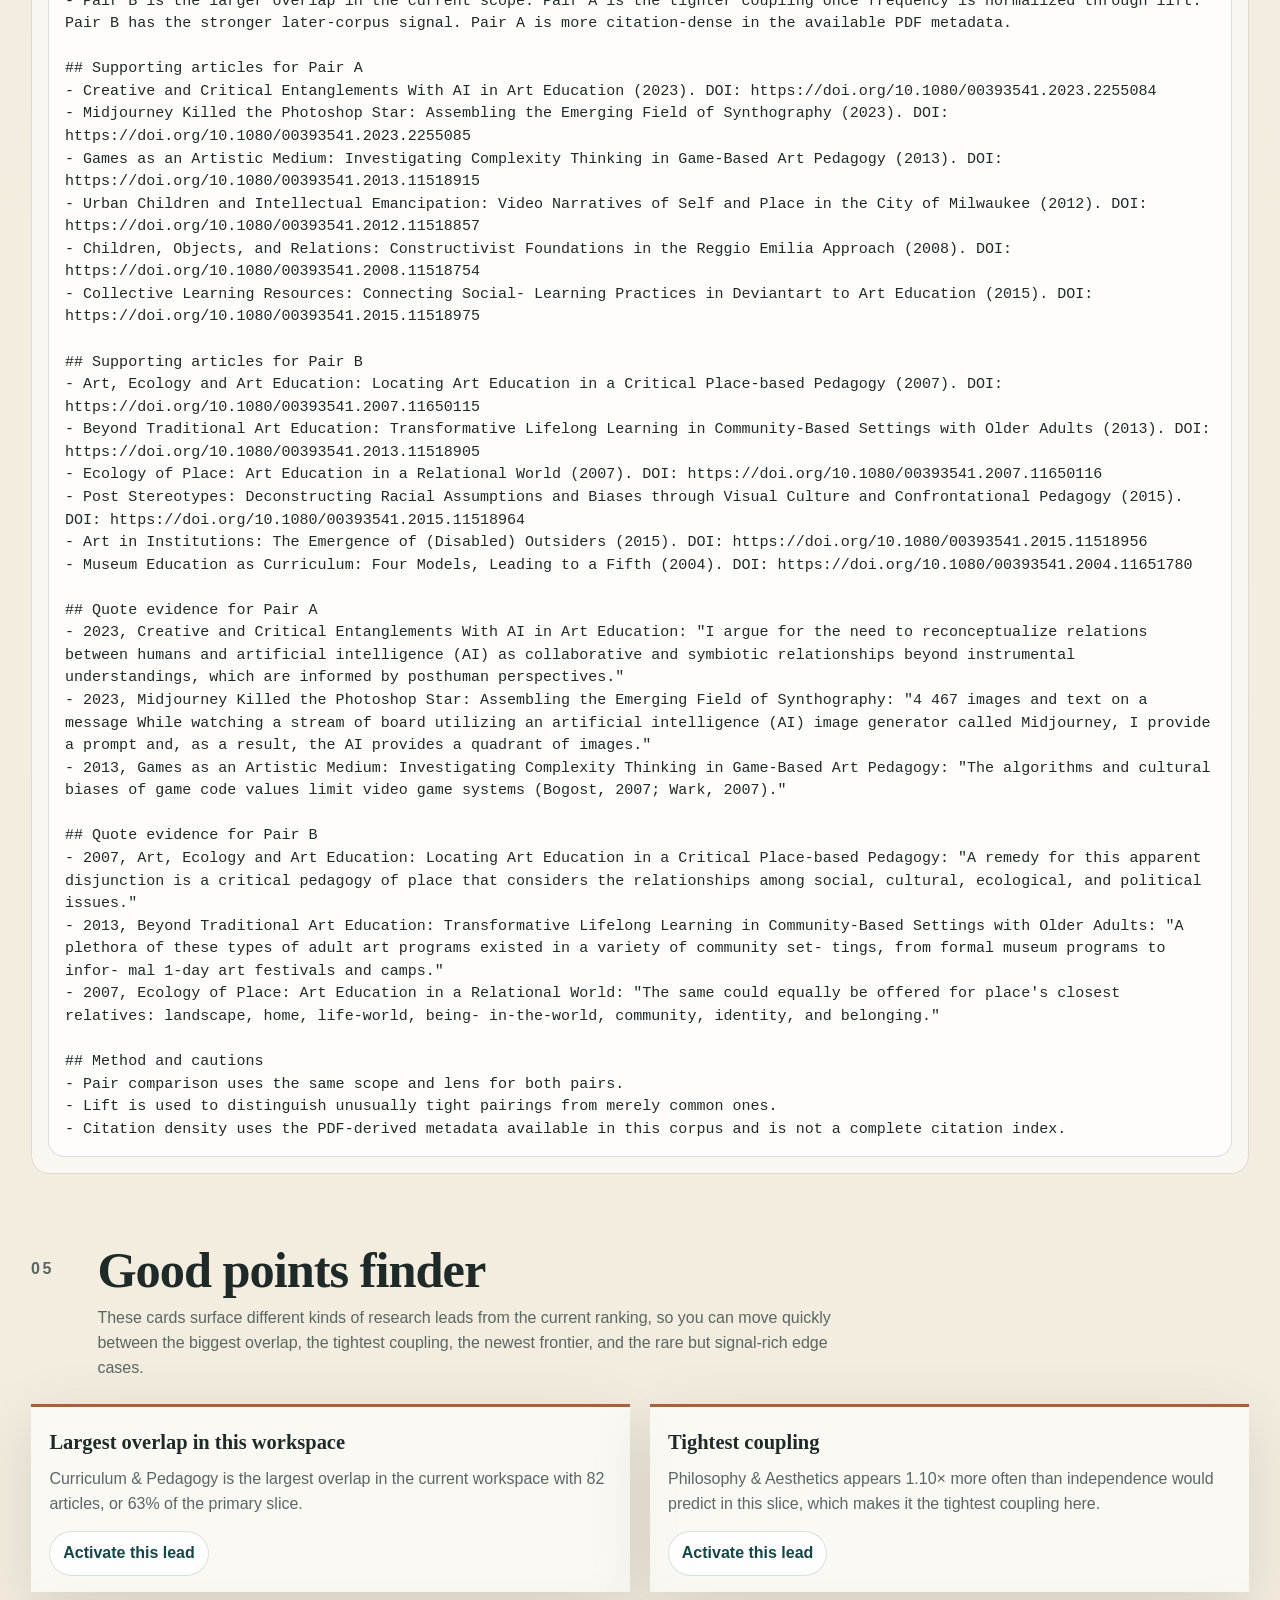
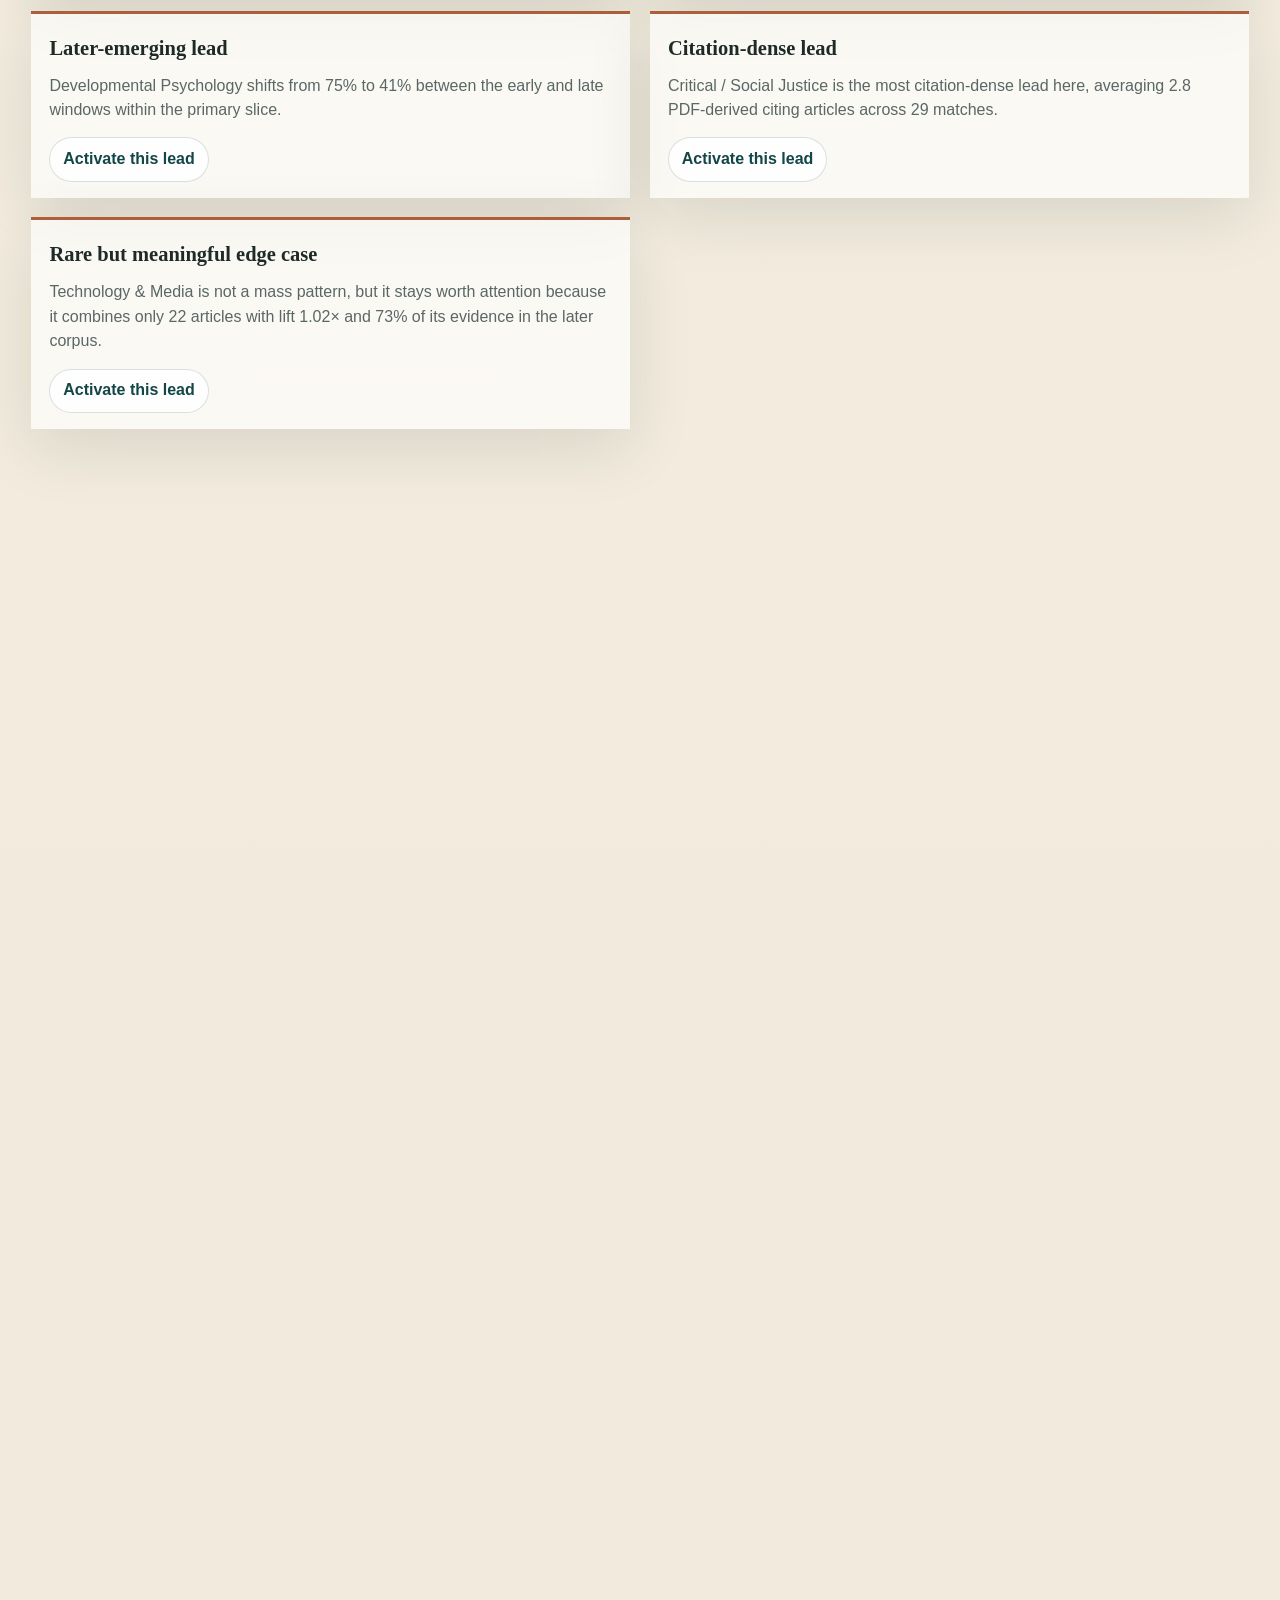
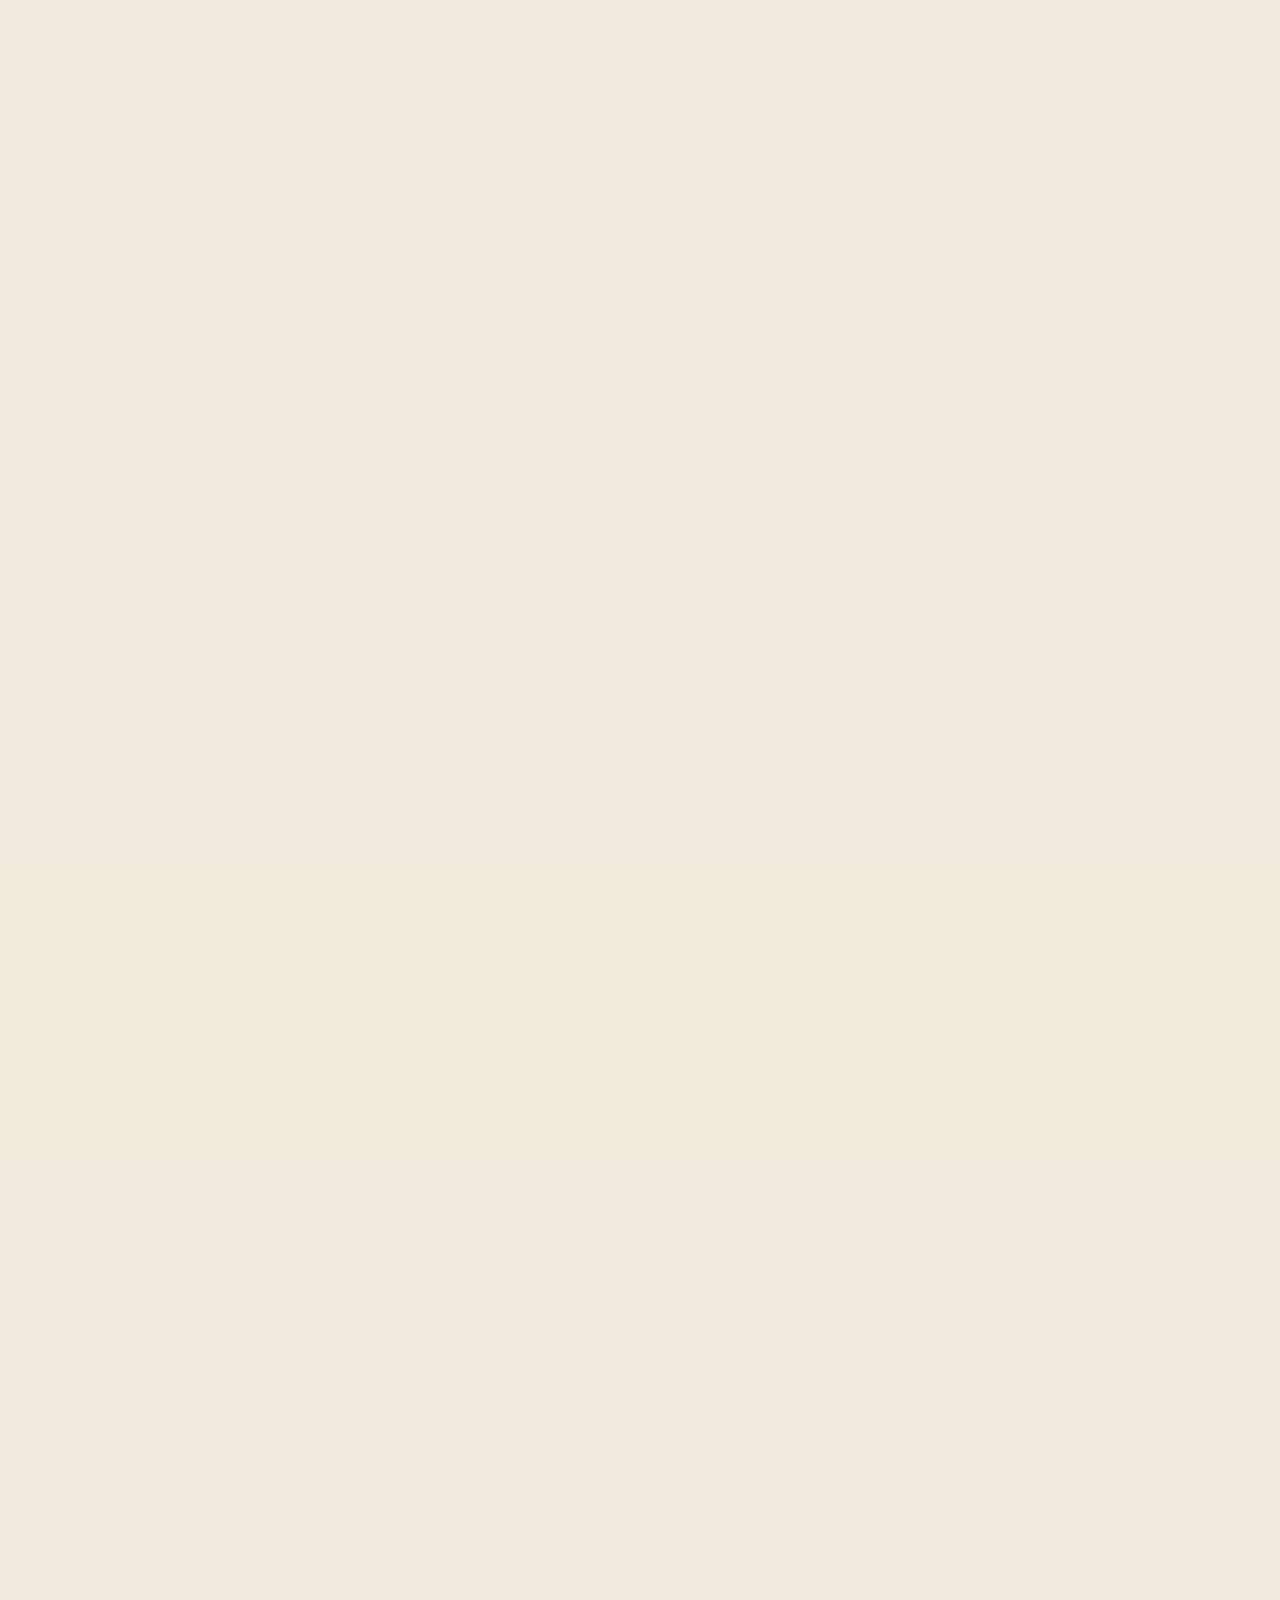
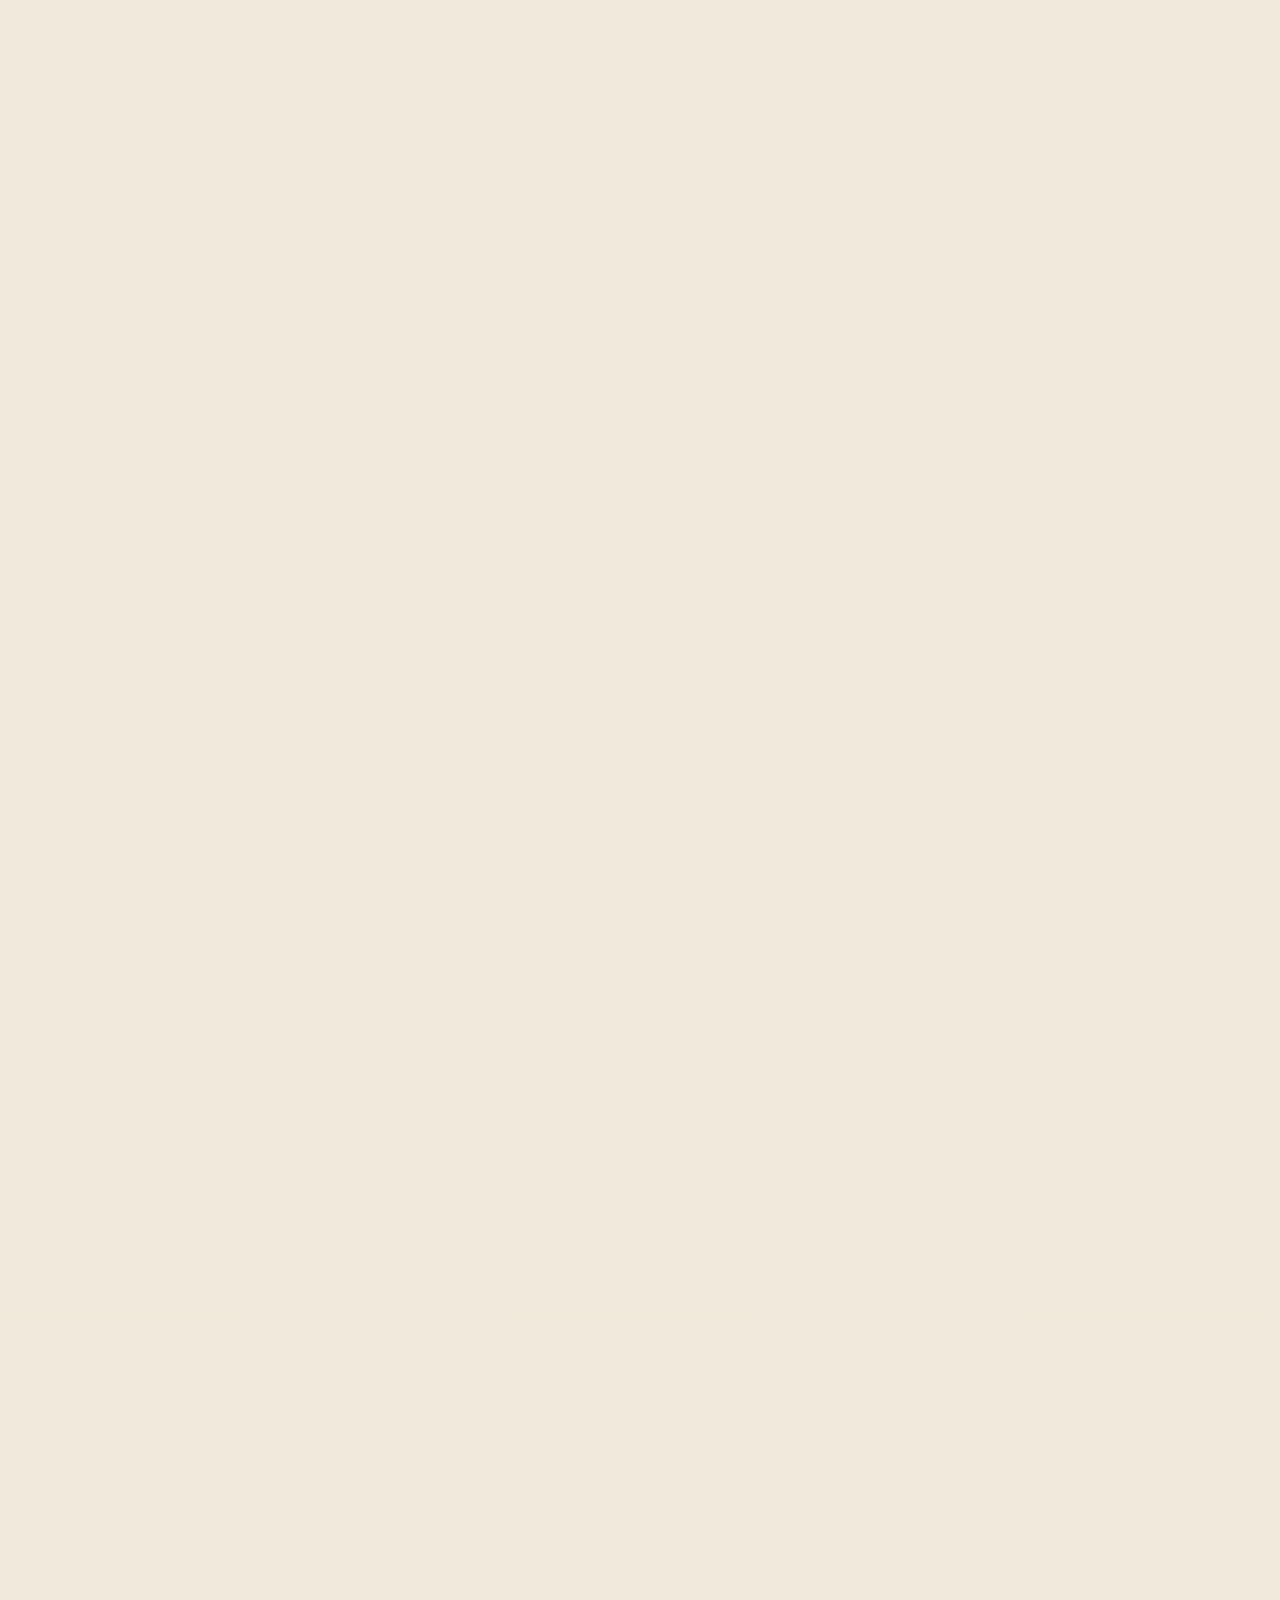
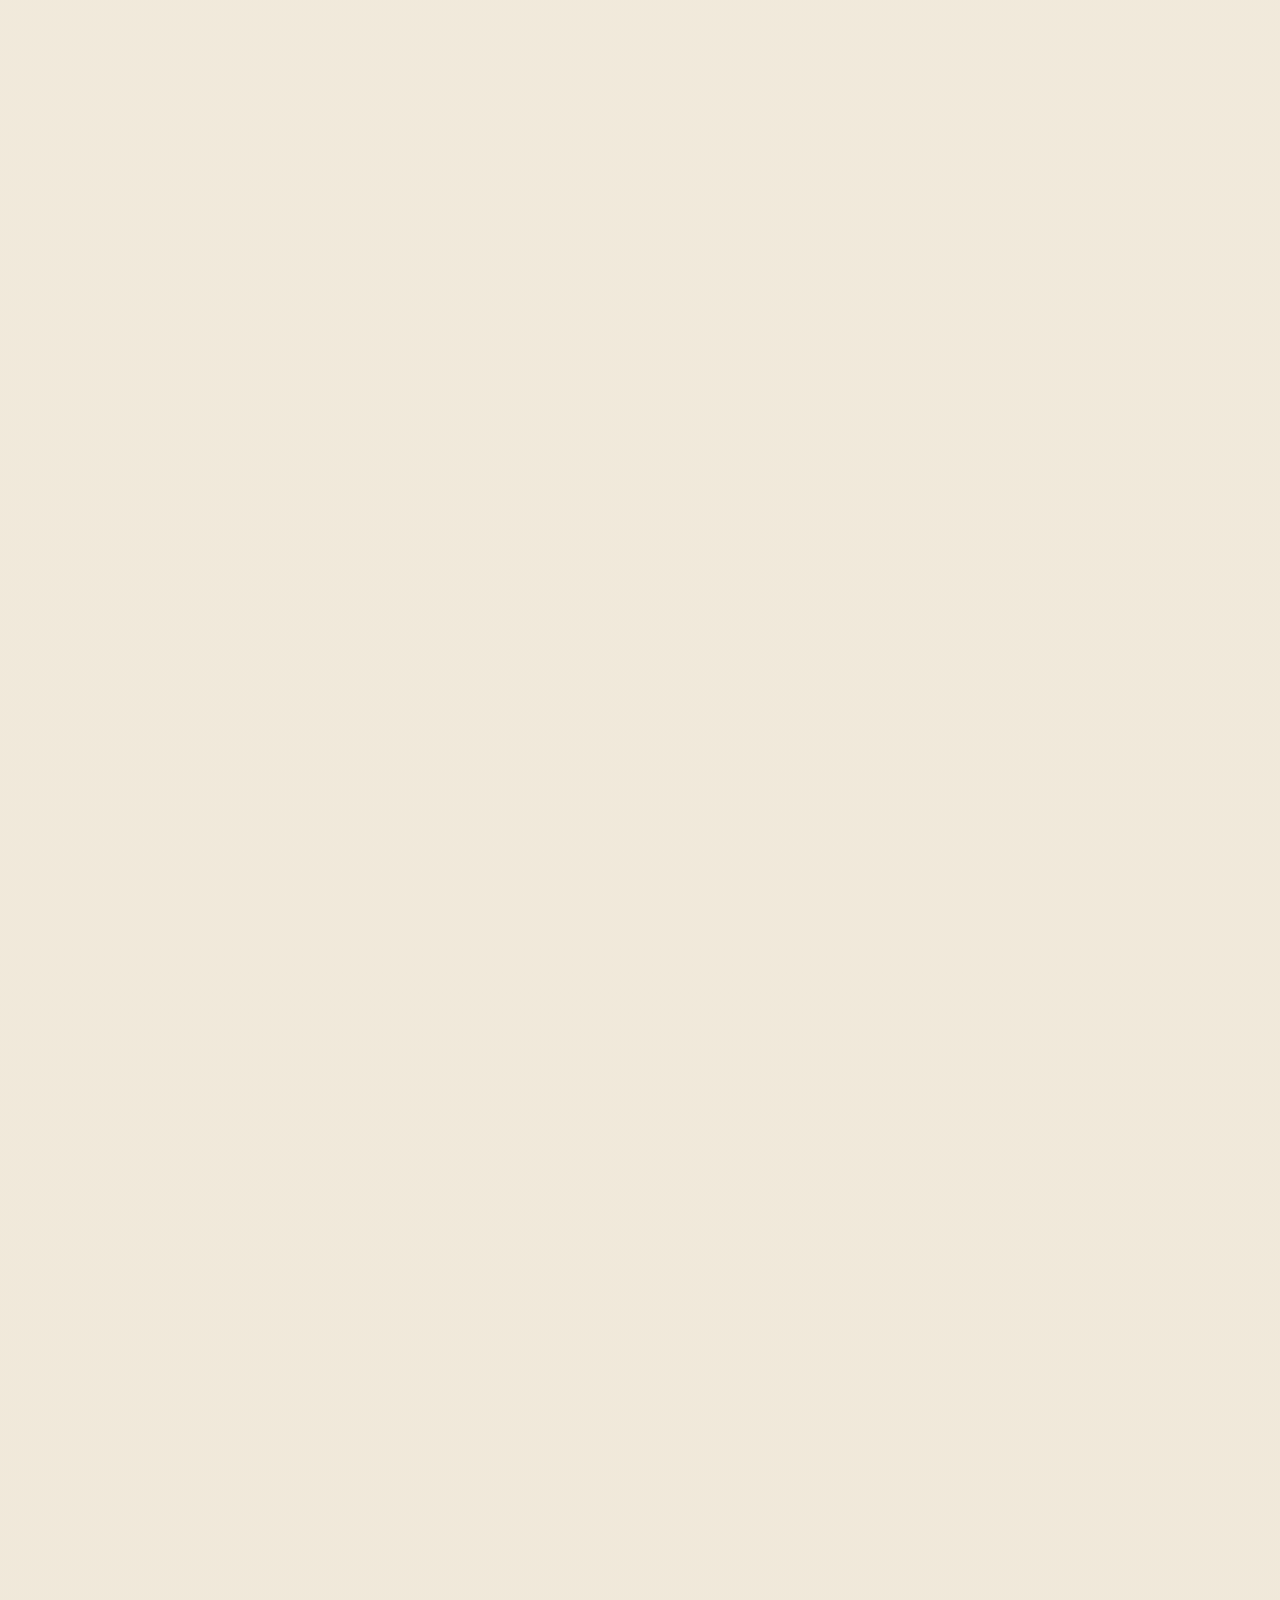
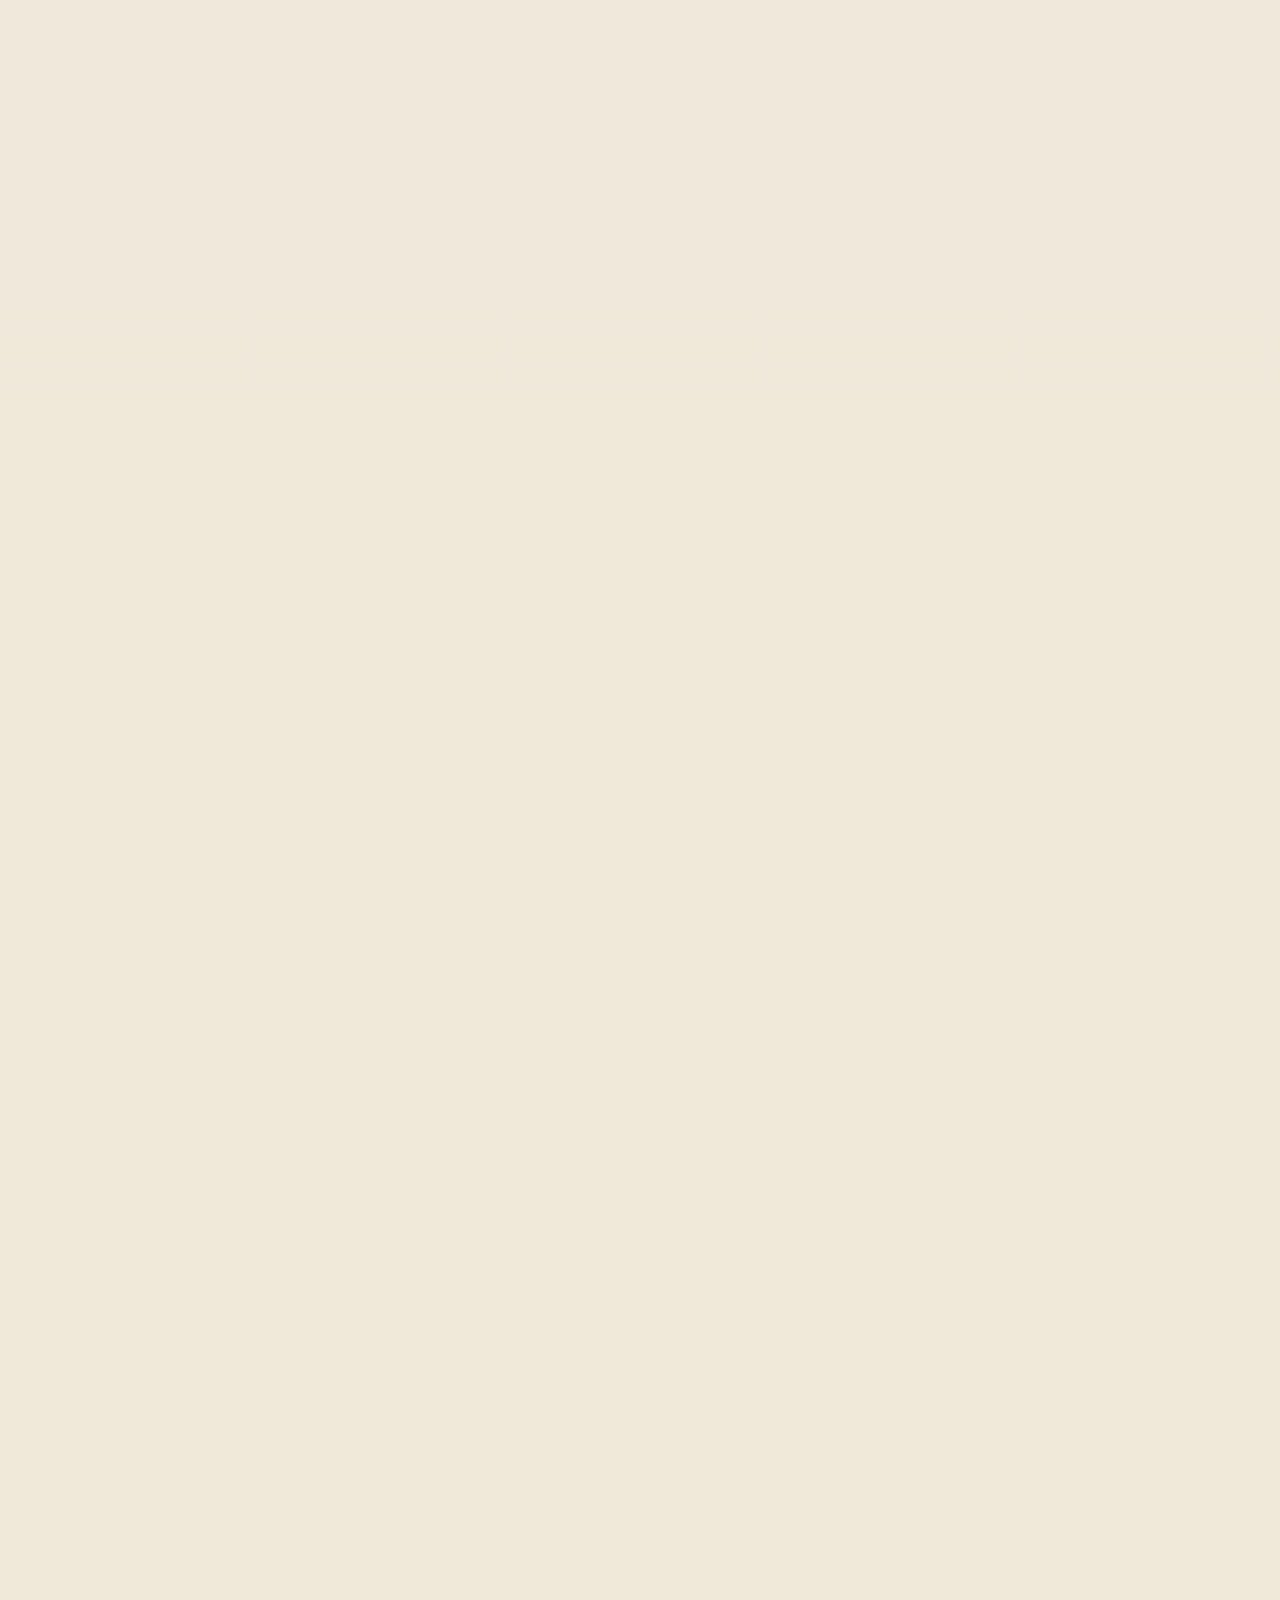
<file: crossreference-lab.html>
<!DOCTYPE html>
<html lang="en">
  <head>
    <meta charset="UTF-8" />
    <meta name="viewport" content="width=device-width, initial-scale=1.0" />
    <title>Crossreference Lab</title>
    <meta
      name="description"
      content="A corpus-only research lab for crossreferencing themes, perspectives, definitions, recognition modes, locations, subjects, and signals in Studies in Art Education."
    />
    <link rel="stylesheet" href="site/styles.css" />
    <link rel="stylesheet" href="site/crossreference.css" />
  </head>
  <body class="crossreference-page">
    <div class="page-shell">
      <nav class="site-nav reveal" aria-label="Primary">
        <a class="site-nav__brand" href="index.html">Intelligence Atlas</a>
        <div class="site-nav__links">
          <a class="site-nav__link" href="index.html">Corpus Atlas</a>
          <a class="site-nav__link is-active" href="crossreference-lab.html" aria-current="page"
            >Crossreference Lab</a
          >
          <a class="site-nav__link" href="ai-ecologies.html">AI / Umwelt Comparison</a>
          <a class="site-nav__link" href="essay.html">Academic Essay</a>
        </div>
      </nav>

      <header class="hero crossref-hero reveal">
        <div class="eyebrow">Corpus-only Research Lab</div>
        <div class="hero-grid crossref-hero-grid">
          <div class="hero-copy">
            <p class="kicker">Studies in Art Education</p>
            <h1>Crossreference the corpus and surface research leads.</h1>
            <p class="lede">
              This lab lets you combine concept families from the PDF corpus, rank intersections by
              strength or surprise, and move directly from a promising pattern to the articles and
              quotes behind it.
            </p>
            <div class="source-boundary-banner">
              <div class="scope-kicker">Source Boundary</div>
              <p>
                Everything on this page is computed from the provided PDF corpus only. No outside
                research is used here, and every lead can be checked against the coded articles below.
              </p>
            </div>
          </div>
          <div class="hero-panel">
            <div class="hero-stats" id="crossref-hero-stats"></div>
            <div class="hero-note">
              <h2>What makes a good point here</h2>
              <p>
                The lab does not only reward large counts. It also surfaces unexpectedly tight
                pairings, later-emerging strands, citation-dense overlaps, and rare but real
                intersections worth qualitative follow-up.
              </p>
            </div>
          </div>
        </div>
      </header>

      <main>
        <section class="section reveal compact-source-section">
          <div class="section-header">
            <p class="section-index">Sources</p>
            <div>
              <h2>Source base for this lab</h2>
              <p>
                These cards name the materials that feed the crossreference results so the page's
                claims remain visibly tied to the corpus and its coding process.
              </p>
            </div>
          </div>
          <div id="crossref-source-map" class="source-map"></div>
        </section>

        <section class="section reveal">
          <div class="section-header">
            <p class="section-index">01</p>
            <div>
              <h2>Research workspace</h2>
              <p>
                Start with one concept, choose a family to crossreference it against, and optionally
                narrow the slice with a third lens. The ranking stays transparent: count, lift,
                decade distribution, and citation density remain visible.
              </p>
            </div>
          </div>
          <div class="crossref-panel">
            <div class="crossref-controls" id="crossref-controls">
              <label>
                <span>Primary family</span>
                <select id="crossref-primary-family"></select>
              </label>
              <label>
                <span>Primary concept</span>
                <select id="crossref-primary-id"></select>
              </label>
              <label>
                <span>Crossreference family</span>
                <select id="crossref-secondary-family"></select>
              </label>
              <label>
                <span>Exact crossreference</span>
                <select id="crossref-secondary-id"></select>
              </label>
              <label>
                <span>Lens family</span>
                <select id="crossref-lens-family"></select>
              </label>
              <label>
                <span>Lens concept</span>
                <select id="crossref-lens-id"></select>
              </label>
              <label>
                <span>Corpus window</span>
                <select id="crossref-scope"></select>
              </label>
              <label>
                <span>Rank by</span>
                <select id="crossref-sort">
                  <option value="association">Unexpectedly tight pairings</option>
                  <option value="strength">Largest overlaps</option>
                  <option value="frontier">Later-emerging leads</option>
                  <option value="cited">Citation-dense leads</option>
                  <option value="hidden">Rare but meaningful leads</option>
                </select>
              </label>
            </div>
            <p id="crossref-note" class="chart-note"></p>
            <div id="crossref-stats" class="crossref-stats"></div>
          </div>
        </section>

        <section class="section reveal">
          <div class="section-header">
            <p class="section-index">02</p>
            <div>
              <h2>Ranked overlaps</h2>
              <p>
                The list below ranks the chosen crossreferences inside the current workspace. Click a
                row to inspect the pairing in more detail and open the supporting articles.
              </p>
            </div>
          </div>
          <div class="split split-wide">
            <article>
              <h3>Current ranking</h3>
              <div id="crossref-list" class="crossref-list"></div>
            </article>
            <article class="comparison-detail crossref-detail" id="crossref-detail" aria-live="polite"></article>
          </div>
        </section>

        <section class="section reveal">
          <div class="section-header">
            <p class="section-index">03</p>
            <div>
              <h2>Pair vs pair studio</h2>
              <p>
                Compare two explicit pairings side by side. This lets you test whether one discourse
                cluster is larger, tighter, newer, or more citation-dense than another in the same
                corpus window.
              </p>
            </div>
          </div>
          <div class="crossref-panel">
            <div class="pair-actions">
              <button id="pair-load-active" type="button" class="ghost-button">Use active workspace lead as Pair A</button>
              <button id="pair-swap" type="button" class="ghost-button">Swap Pair A and Pair B</button>
            </div>
            <div class="pair-grid">
              <article class="pair-panel">
                <h3>Pair A</h3>
                <div class="pair-controls">
                  <label>
                    <span>Family 1</span>
                    <select id="pair-a-family-one"></select>
                  </label>
                  <label>
                    <span>Concept 1</span>
                    <select id="pair-a-id-one"></select>
                  </label>
                  <label>
                    <span>Family 2</span>
                    <select id="pair-a-family-two"></select>
                  </label>
                  <label>
                    <span>Concept 2</span>
                    <select id="pair-a-id-two"></select>
                  </label>
                </div>
              </article>
              <article class="pair-panel">
                <h3>Pair B</h3>
                <div class="pair-controls">
                  <label>
                    <span>Family 1</span>
                    <select id="pair-b-family-one"></select>
                  </label>
                  <label>
                    <span>Concept 1</span>
                    <select id="pair-b-id-one"></select>
                  </label>
                  <label>
                    <span>Family 2</span>
                    <select id="pair-b-family-two"></select>
                  </label>
                  <label>
                    <span>Concept 2</span>
                    <select id="pair-b-id-two"></select>
                  </label>
                </div>
              </article>
            </div>
            <p id="pair-note" class="chart-note"></p>
            <div id="pair-stats" class="pair-stats"></div>
          </div>
          <div class="section-spacer"></div>
          <div class="split split-wide">
            <article>
              <h3>How the pairs diverge across decades</h3>
              <div id="pair-decade-chart" class="pair-decade-chart"></div>
            </article>
            <article class="comparison-detail" id="pair-detail" aria-live="polite"></article>
          </div>
        </section>

        <section class="section reveal">
          <div class="section-header">
            <p class="section-index">04</p>
            <div>
              <h2>Research note desk</h2>
              <p>
                Turn either the active ranked lead or the active pair comparison into a compact,
                citation-ready Markdown note with metrics, cautions, supporting articles, and quote
                evidence.
              </p>
            </div>
          </div>
          <div class="crossref-panel">
            <div class="note-toolbar">
              <label>
                <span>Build note from</span>
                <select id="research-note-mode">
                  <option value="lead">Active ranked lead</option>
                  <option value="pair">Current pair comparison</option>
                </select>
              </label>
              <div class="note-buttons">
                <button id="research-note-copy" type="button" class="ghost-button">Copy note</button>
                <button id="research-note-download" type="button" class="ghost-button">Download Markdown</button>
                <button id="research-note-copy-citations" type="button" class="ghost-button">Copy citations</button>
              </div>
            </div>
            <p id="research-note-status" class="chart-note"></p>
            <pre id="research-note-output" class="research-note-output"></pre>
          </div>
        </section>

        <section class="section reveal">
          <div class="section-header">
            <p class="section-index">05</p>
            <div>
              <h2>Good points finder</h2>
              <p>
                These cards surface different kinds of research leads from the current ranking, so you
                can move quickly between the biggest overlap, the tightest coupling, the newest frontier,
                and the rare but signal-rich edge cases.
              </p>
            </div>
          </div>
          <div id="crossref-leads" class="thread-list"></div>
        </section>

        <section class="section reveal">
          <div class="section-header">
            <p class="section-index">06</p>
            <div>
              <h2>Article-level evidence</h2>
              <p>
                The active lead opens to the exact articles, with quote-level evidence, article metadata,
                and coding confidence so promising points can be checked before they become arguments.
              </p>
            </div>
          </div>
          <div class="split split-wide">
            <article>
              <h3>Distribution across decades</h3>
              <p class="chart-note" id="crossref-decade-note"></p>
              <div id="crossref-decade-chart" class="crossref-decade-chart"></div>
            </article>
            <article>
              <h3>What makes this lead useful</h3>
              <div id="crossref-rationale" class="thread-list crossref-rationale"></div>
            </article>
          </div>
          <div class="section-spacer"></div>
          <div id="crossref-results" class="evidence-results"></div>
        </section>

        <section class="section reveal">
          <div class="section-header">
            <p class="section-index">07</p>
            <div>
              <h2>Method and cautions</h2>
              <p>
                The lab is explicit about what it is doing so the ranking remains interpretable and does
                not masquerade as neutral discovery.
              </p>
            </div>
          </div>
          <div class="split split-wide">
            <article>
              <h3>How the ranking works</h3>
              <div class="method-list">
                <div class="method-item">
                  <h4>Observed overlap</h4>
                  <p>The number of articles carrying both the primary concept and the crossreference concept inside the selected scope.</p>
                </div>
                <div class="method-item">
                  <h4>Lift</h4>
                  <p>The observed overlap divided by the overlap expected if the two concepts were independent in the current scope.</p>
                </div>
                <div class="method-item">
                  <h4>Frontier signal</h4>
                  <p>The change in pairing share between the early and late corpus windows, using the selected primary concept as the denominator.</p>
                </div>
                <div class="method-item">
                  <h4>Evidence first</h4>
                  <p>Every lead stays tied to article-level quotes and coding confidence so pattern finding does not outrun the source material.</p>
                </div>
              </div>
            </article>
            <article>
              <h3>Interpretive cautions</h3>
              <div class="method-list">
                <div class="method-item">
                  <h4>Multi-label corpus</h4>
                  <p>Articles can carry multiple codes at once, so intersections show co-presence, not exclusive classification.</p>
                </div>
                <div class="method-item">
                  <h4>Small-N edges</h4>
                  <p>Rare pairings can be genuinely interesting, but they should be treated as prompts for closer reading rather than settled trends.</p>
                </div>
                <div class="method-item">
                  <h4>Citation caution</h4>
                  <p>PDF citation metadata is partial in this corpus, so citation-dense leads are suggestive rather than a complete impact measure.</p>
                </div>
                <div class="method-item">
                  <h4>Data feminism principle</h4>
                  <p>The page tries to reward marginal yet meaningful strands, not just majoritarian centers of the field.</p>
                </div>
              </div>
            </article>
          </div>
        </section>
      </main>
    </div>

    <script src="site/data/corpus-data.js"></script>
    <script src="site/crossreference.js"></script>
  </body>
</html>
</file>
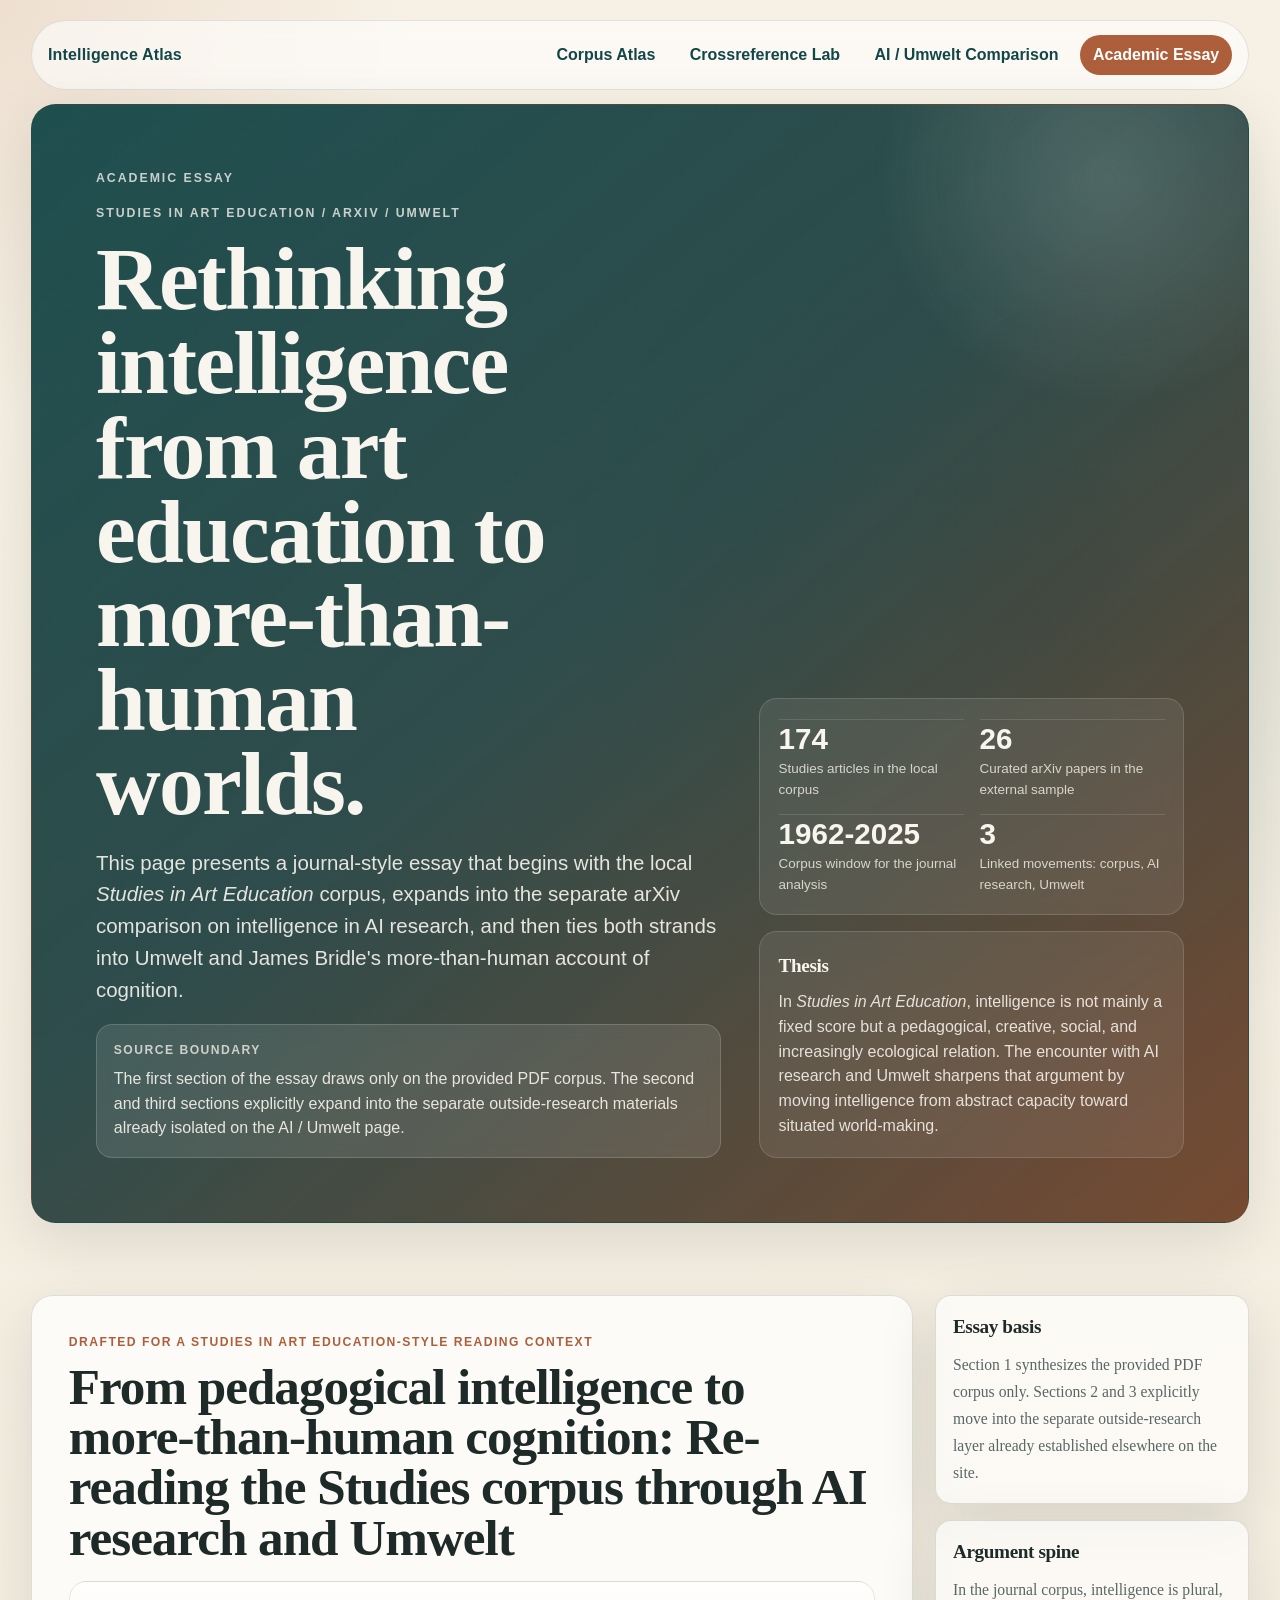
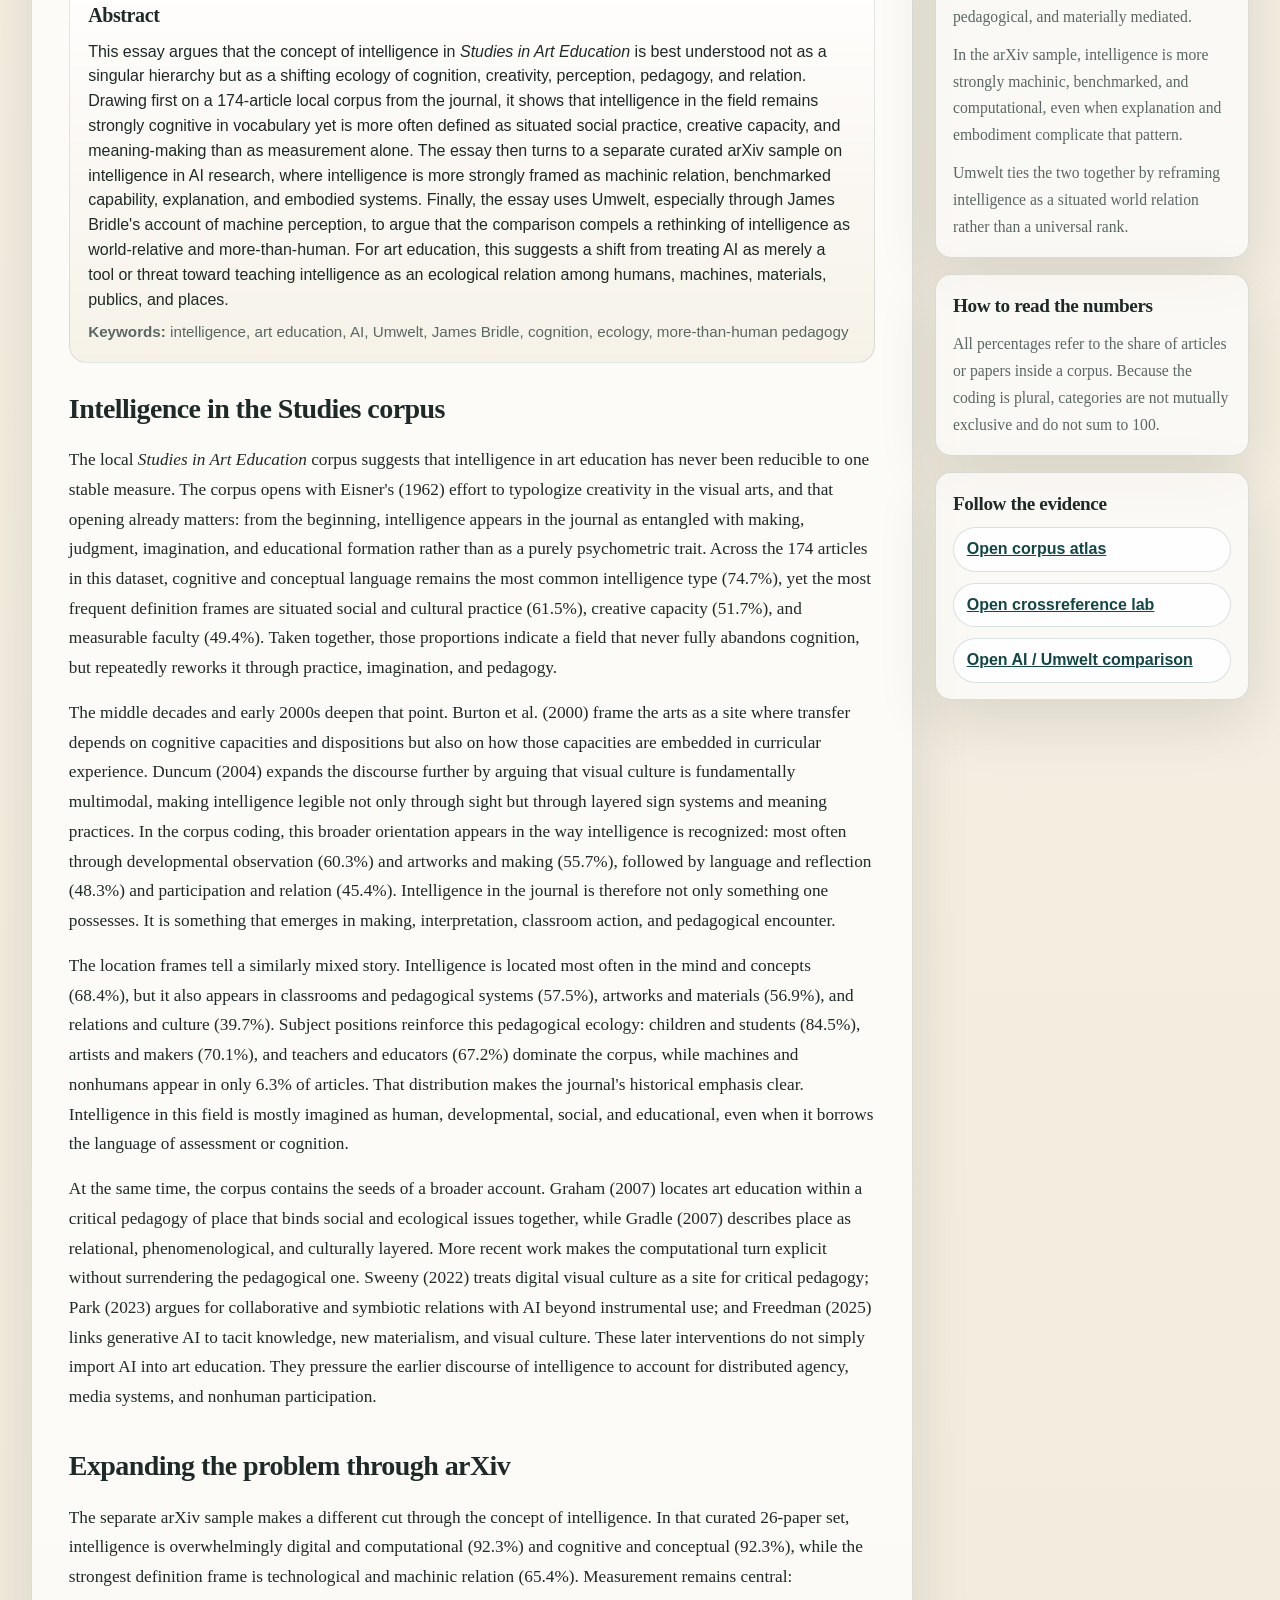
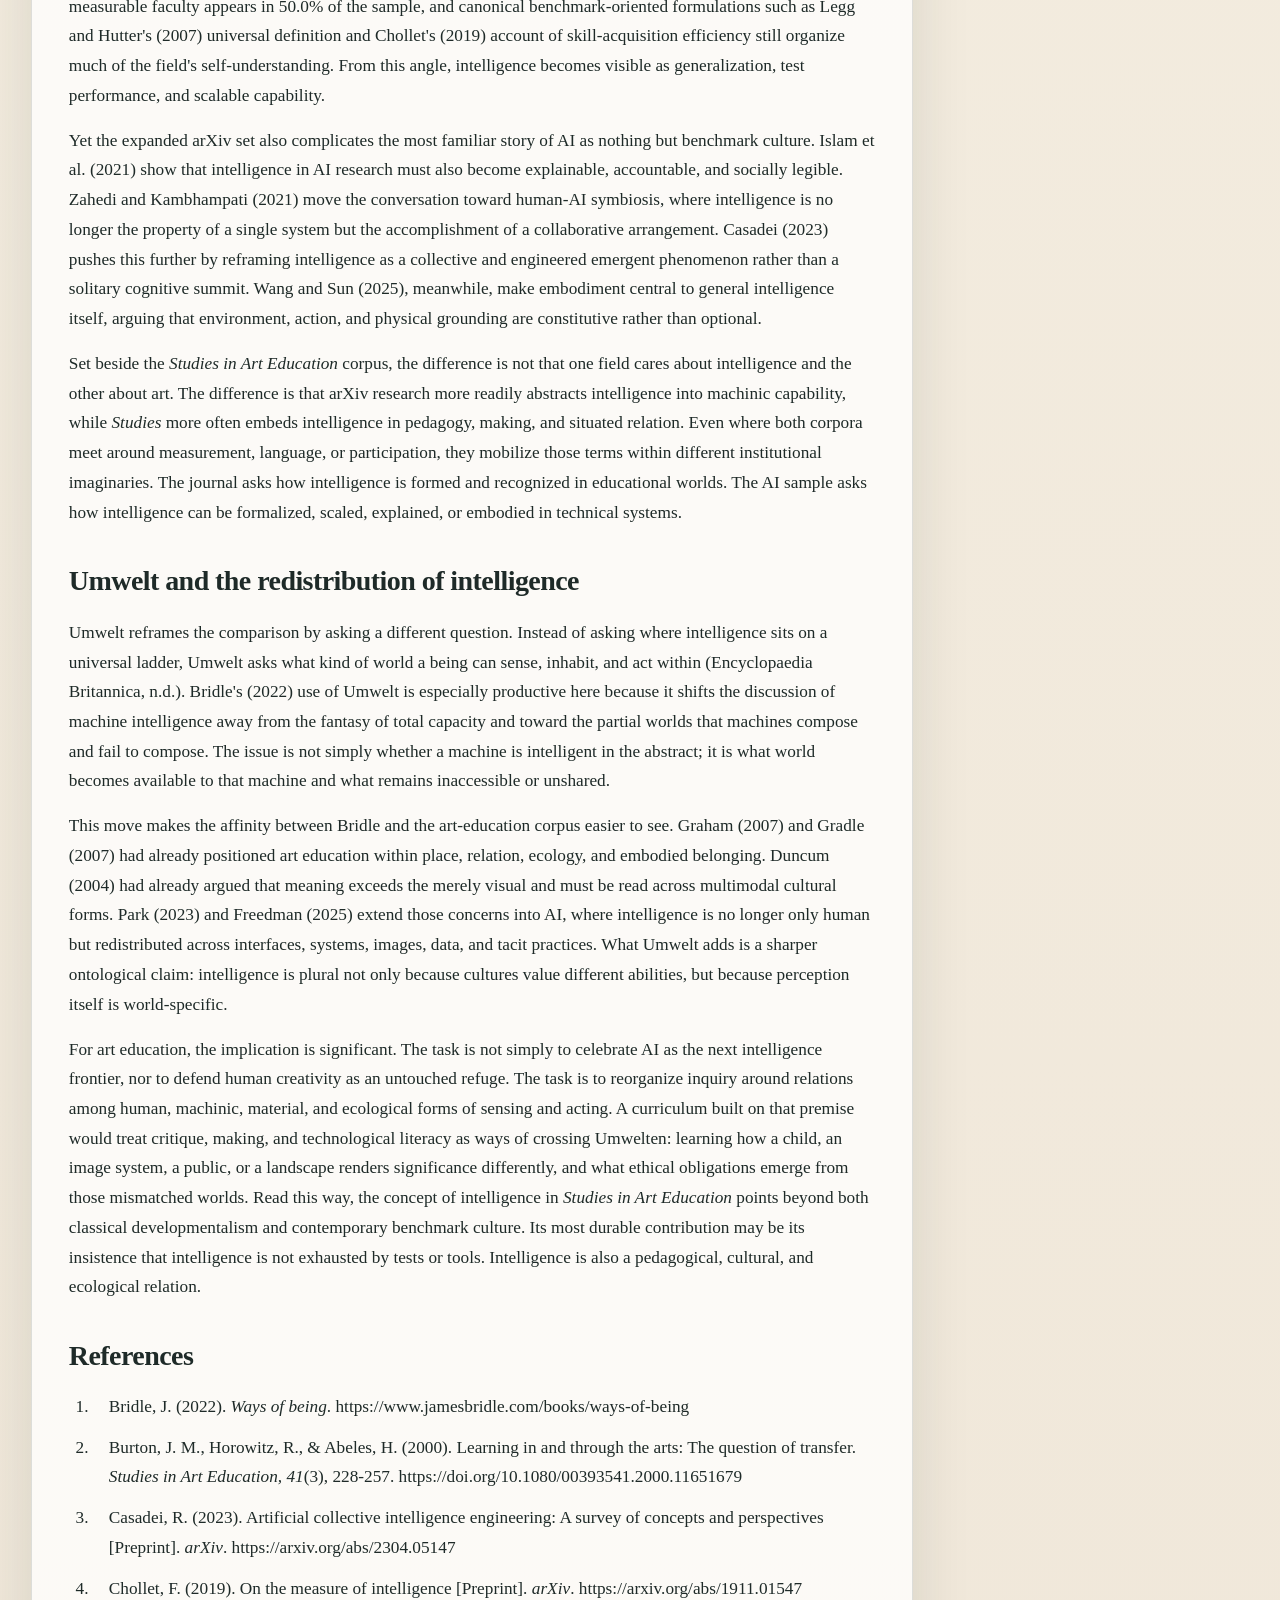
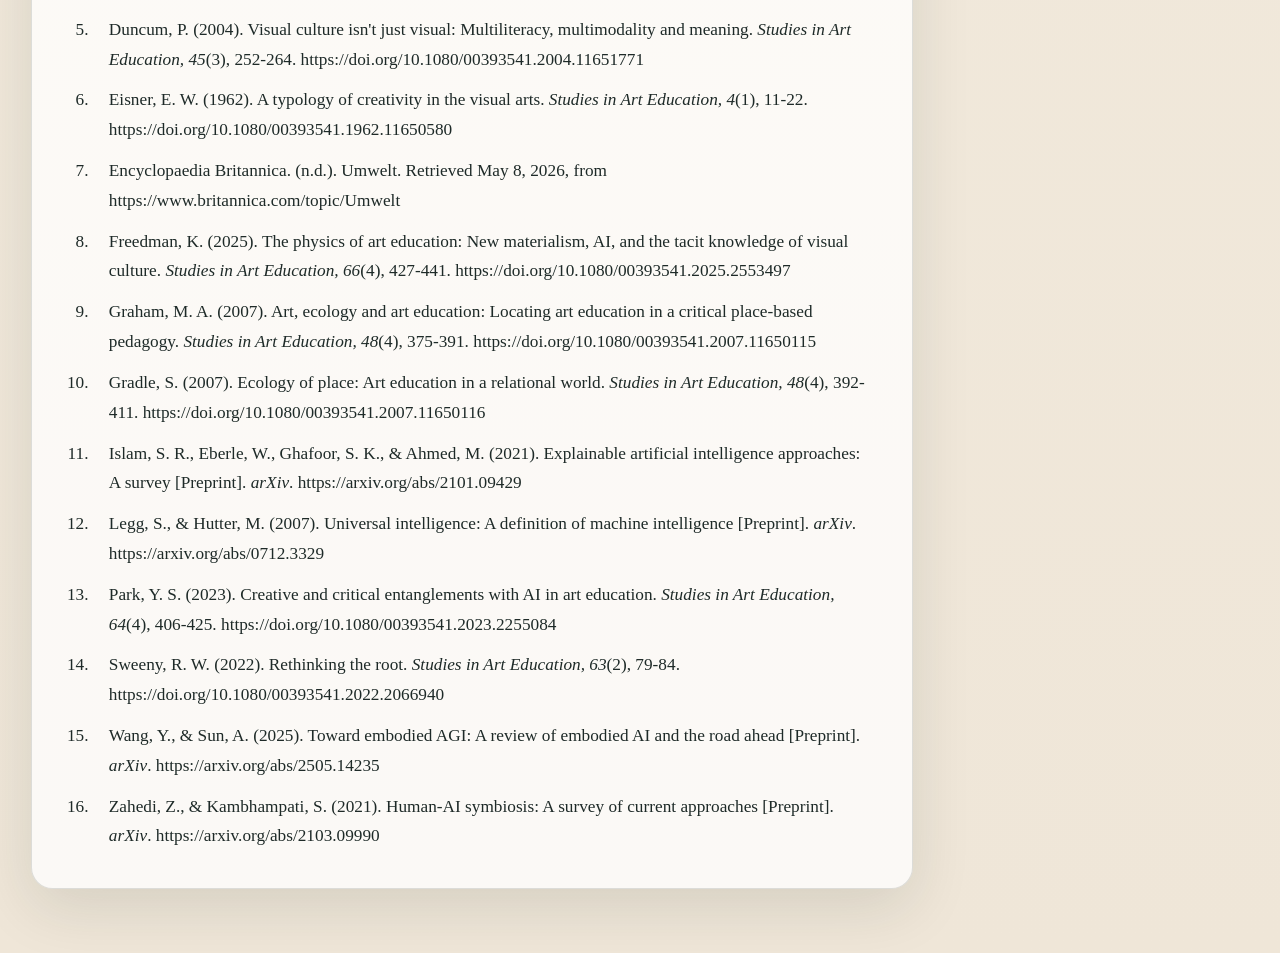
<file: essay.html>
<!DOCTYPE html>
<html lang="en">
  <head>
    <meta charset="UTF-8" />
    <meta name="viewport" content="width=device-width, initial-scale=1.0" />
    <title>Academic Essay on Intelligence</title>
    <meta
      name="description"
      content="An academic essay for Studies in Art Education on intelligence across the journal corpus, arXiv AI research, and Umwelt."
    />
    <link rel="stylesheet" href="site/styles.css" />
    <link rel="stylesheet" href="site/essay.css" />
  </head>
  <body class="essay-page">
    <div class="page-shell">
      <nav class="site-nav reveal" aria-label="Primary">
        <a class="site-nav__brand" href="index.html">Intelligence Atlas</a>
        <div class="site-nav__links">
          <a class="site-nav__link" href="index.html">Corpus Atlas</a>
          <a class="site-nav__link" href="crossreference-lab.html">Crossreference Lab</a>
          <a class="site-nav__link" href="ai-ecologies.html">AI / Umwelt Comparison</a>
          <a class="site-nav__link is-active" href="essay.html" aria-current="page">Academic Essay</a>
        </div>
      </nav>

      <header class="hero essay-hero reveal">
        <div class="eyebrow">Academic Essay</div>
        <div class="hero-grid essay-hero-grid">
          <div class="hero-copy">
            <p class="kicker">Studies in Art Education / arXiv / Umwelt</p>
            <h1>Rethinking intelligence from art education to more-than-human worlds.</h1>
            <p class="lede">
              This page presents a journal-style essay that begins with the local
              <em>Studies in Art Education</em> corpus, expands into the separate arXiv comparison on
              intelligence in AI research, and then ties both strands into Umwelt and James Bridle's
              more-than-human account of cognition.
            </p>
            <div class="source-boundary-banner">
              <div class="scope-kicker">Source Boundary</div>
              <p>
                The first section of the essay draws only on the provided PDF corpus. The second and
                third sections explicitly expand into the separate outside-research materials already
                isolated on the AI / Umwelt page.
              </p>
            </div>
          </div>
          <div class="hero-panel">
            <div class="hero-stats">
              <div class="stat">
                <span class="value">174</span>
                <span class="label">Studies articles in the local corpus</span>
              </div>
              <div class="stat">
                <span class="value">26</span>
                <span class="label">Curated arXiv papers in the external sample</span>
              </div>
              <div class="stat">
                <span class="value">1962-2025</span>
                <span class="label">Corpus window for the journal analysis</span>
              </div>
              <div class="stat">
                <span class="value">3</span>
                <span class="label">Linked movements: corpus, AI research, Umwelt</span>
              </div>
            </div>
            <div class="hero-note">
              <h2>Thesis</h2>
              <p>
                In <em>Studies in Art Education</em>, intelligence is not mainly a fixed score but a
                pedagogical, creative, social, and increasingly ecological relation. The encounter with
                AI research and Umwelt sharpens that argument by moving intelligence from abstract
                capacity toward situated world-making.
              </p>
            </div>
          </div>
        </div>
      </header>

      <main>
        <section class="section reveal">
          <div class="essay-layout">
            <article class="essay-article">
              <div class="essay-meta">Drafted for a Studies in Art Education-style reading context</div>
              <h2 class="essay-title">
                From pedagogical intelligence to more-than-human cognition: Re-reading the Studies
                corpus through AI research and Umwelt
              </h2>

              <section class="abstract-card" aria-labelledby="abstract-heading">
                <h3 id="abstract-heading">Abstract</h3>
                <p>
                  This essay argues that the concept of intelligence in <em>Studies in Art Education</em>
                  is best understood not as a singular hierarchy but as a shifting ecology of cognition,
                  creativity, perception, pedagogy, and relation. Drawing first on a 174-article local
                  corpus from the journal, it shows that intelligence in the field remains strongly
                  cognitive in vocabulary yet is more often defined as situated social practice, creative
                  capacity, and meaning-making than as measurement alone. The essay then turns to a
                  separate curated arXiv sample on intelligence in AI research, where intelligence is
                  more strongly framed as machinic relation, benchmarked capability, explanation, and
                  embodied systems. Finally, the essay uses Umwelt, especially through James Bridle's
                  account of machine perception, to argue that the comparison compels a rethinking of
                  intelligence as world-relative and more-than-human. For art education, this suggests a
                  shift from treating AI as merely a tool or threat toward teaching intelligence as an
                  ecological relation among humans, machines, materials, publics, and places.
                </p>
                <p class="essay-keywords">
                  <strong>Keywords:</strong> intelligence, art education, AI, Umwelt, James Bridle,
                  cognition, ecology, more-than-human pedagogy
                </p>
              </section>

              <section class="essay-section" id="essay-section-studies">
                <h3>Intelligence in the Studies corpus</h3>
                <p>
                  The local <em>Studies in Art Education</em> corpus suggests that intelligence in art
                  education has never been reducible to one stable measure. The corpus opens with
                  Eisner's (1962) effort to typologize creativity in the visual arts, and that opening
                  already matters: from the beginning, intelligence appears in the journal as entangled
                  with making, judgment, imagination, and educational formation rather than as a purely
                  psychometric trait. Across the 174 articles in this dataset, cognitive and conceptual
                  language remains the most common intelligence type (74.7%), yet the most frequent
                  definition frames are situated social and cultural practice (61.5%), creative capacity
                  (51.7%), and measurable faculty (49.4%). Taken together, those proportions indicate a
                  field that never fully abandons cognition, but repeatedly reworks it through practice,
                  imagination, and pedagogy.
                </p>
                <p>
                  The middle decades and early 2000s deepen that point. Burton et al. (2000) frame the
                  arts as a site where transfer depends on cognitive capacities and dispositions but also
                  on how those capacities are embedded in curricular experience. Duncum (2004) expands
                  the discourse further by arguing that visual culture is fundamentally multimodal,
                  making intelligence legible not only through sight but through layered sign systems and
                  meaning practices. In the corpus coding, this broader orientation appears in the way
                  intelligence is recognized: most often through developmental observation (60.3%) and
                  artworks and making (55.7%), followed by language and reflection (48.3%) and
                  participation and relation (45.4%). Intelligence in the journal is therefore not only
                  something one possesses. It is something that emerges in making, interpretation,
                  classroom action, and pedagogical encounter.
                </p>
                <p>
                  The location frames tell a similarly mixed story. Intelligence is located most often in
                  the mind and concepts (68.4%), but it also appears in classrooms and pedagogical
                  systems (57.5%), artworks and materials (56.9%), and relations and culture (39.7%).
                  Subject positions reinforce this pedagogical ecology: children and students (84.5%),
                  artists and makers (70.1%), and teachers and educators (67.2%) dominate the corpus,
                  while machines and nonhumans appear in only 6.3% of articles. That distribution makes
                  the journal's historical emphasis clear. Intelligence in this field is mostly imagined
                  as human, developmental, social, and educational, even when it borrows the language of
                  assessment or cognition.
                </p>
                <p>
                  At the same time, the corpus contains the seeds of a broader account. Graham (2007)
                  locates art education within a critical pedagogy of place that binds social and
                  ecological issues together, while Gradle (2007) describes place as relational,
                  phenomenological, and culturally layered. More recent work makes the computational turn
                  explicit without surrendering the pedagogical one. Sweeny (2022) treats digital visual
                  culture as a site for critical pedagogy; Park (2023) argues for collaborative and
                  symbiotic relations with AI beyond instrumental use; and Freedman (2025) links
                  generative AI to tacit knowledge, new materialism, and visual culture. These later
                  interventions do not simply import AI into art education. They pressure the earlier
                  discourse of intelligence to account for distributed agency, media systems, and
                  nonhuman participation.
                </p>
              </section>

              <section class="essay-section" id="essay-section-ai">
                <h3>Expanding the problem through arXiv</h3>
                <p>
                  The separate arXiv sample makes a different cut through the concept of intelligence.
                  In that curated 26-paper set, intelligence is overwhelmingly digital and computational
                  (92.3%) and cognitive and conceptual (92.3%), while the strongest definition frame is
                  technological and machinic relation (65.4%). Measurement remains central: measurable
                  faculty appears in 50.0% of the sample, and canonical benchmark-oriented formulations
                  such as Legg and Hutter's (2007) universal definition and Chollet's (2019) account of
                  skill-acquisition efficiency still organize much of the field's self-understanding.
                  From this angle, intelligence becomes visible as generalization, test performance, and
                  scalable capability.
                </p>
                <p>
                  Yet the expanded arXiv set also complicates the most familiar story of AI as nothing
                  but benchmark culture. Islam et al. (2021) show that intelligence in AI research must
                  also become explainable, accountable, and socially legible. Zahedi and Kambhampati
                  (2021) move the conversation toward human-AI symbiosis, where intelligence is no longer
                  the property of a single system but the accomplishment of a collaborative arrangement.
                  Casadei (2023) pushes this further by reframing intelligence as a collective and
                  engineered emergent phenomenon rather than a solitary cognitive summit. Wang and Sun
                  (2025), meanwhile, make embodiment central to general intelligence itself, arguing that
                  environment, action, and physical grounding are constitutive rather than optional.
                </p>
                <p>
                  Set beside the <em>Studies in Art Education</em> corpus, the difference is not that one
                  field cares about intelligence and the other about art. The difference is that arXiv
                  research more readily abstracts intelligence into machinic capability, while
                  <em>Studies</em> more often embeds intelligence in pedagogy, making, and situated
                  relation. Even where both corpora meet around measurement, language, or participation,
                  they mobilize those terms within different institutional imaginaries. The journal asks
                  how intelligence is formed and recognized in educational worlds. The AI sample asks how
                  intelligence can be formalized, scaled, explained, or embodied in technical systems.
                </p>
              </section>

              <section class="essay-section" id="essay-section-umwelt">
                <h3>Umwelt and the redistribution of intelligence</h3>
                <p>
                  Umwelt reframes the comparison by asking a different question. Instead of asking where
                  intelligence sits on a universal ladder, Umwelt asks what kind of world a being can
                  sense, inhabit, and act within (Encyclopaedia Britannica, n.d.). Bridle's (2022) use
                  of Umwelt is especially productive here because it shifts the discussion of machine
                  intelligence away from the fantasy of total capacity and toward the partial worlds that
                  machines compose and fail to compose. The issue is not simply whether a machine is
                  intelligent in the abstract; it is what world becomes available to that machine and
                  what remains inaccessible or unshared.
                </p>
                <p>
                  This move makes the affinity between Bridle and the art-education corpus easier to see.
                  Graham (2007) and Gradle (2007) had already positioned art education within place,
                  relation, ecology, and embodied belonging. Duncum (2004) had already argued that
                  meaning exceeds the merely visual and must be read across multimodal cultural forms.
                  Park (2023) and Freedman (2025) extend those concerns into AI, where intelligence is no
                  longer only human but redistributed across interfaces, systems, images, data, and tacit
                  practices. What Umwelt adds is a sharper ontological claim: intelligence is plural not
                  only because cultures value different abilities, but because perception itself is
                  world-specific.
                </p>
                <p>
                  For art education, the implication is significant. The task is not simply to celebrate
                  AI as the next intelligence frontier, nor to defend human creativity as an untouched
                  refuge. The task is to reorganize inquiry around relations among human, machinic,
                  material, and ecological forms of sensing and acting. A curriculum built on that
                  premise would treat critique, making, and technological literacy as ways of crossing
                  Umwelten: learning how a child, an image system, a public, or a landscape renders
                  significance differently, and what ethical obligations emerge from those mismatched
                  worlds. Read this way, the concept of intelligence in <em>Studies in Art Education</em>
                  points beyond both classical developmentalism and contemporary benchmark culture. Its
                  most durable contribution may be its insistence that intelligence is not exhausted by
                  tests or tools. Intelligence is also a pedagogical, cultural, and ecological relation.
                </p>
              </section>

              <section class="essay-section" id="essay-references">
                <h3>References</h3>
                <ol class="reference-list">
                  <li>
                    Bridle, J. (2022). <em>Ways of being</em>. https://www.jamesbridle.com/books/ways-of-being
                  </li>
                  <li>
                    Burton, J. M., Horowitz, R., &amp; Abeles, H. (2000). Learning in and through the arts:
                    The question of transfer. <em>Studies in Art Education, 41</em>(3), 228-257.
                    https://doi.org/10.1080/00393541.2000.11651679
                  </li>
                  <li>
                    Casadei, R. (2023). Artificial collective intelligence engineering: A survey of
                    concepts and perspectives [Preprint]. <em>arXiv</em>.
                    https://arxiv.org/abs/2304.05147
                  </li>
                  <li>
                    Chollet, F. (2019). On the measure of intelligence [Preprint]. <em>arXiv</em>.
                    https://arxiv.org/abs/1911.01547
                  </li>
                  <li>
                    Duncum, P. (2004). Visual culture isn't just visual: Multiliteracy, multimodality and
                    meaning. <em>Studies in Art Education, 45</em>(3), 252-264.
                    https://doi.org/10.1080/00393541.2004.11651771
                  </li>
                  <li>
                    Eisner, E. W. (1962). A typology of creativity in the visual arts.
                    <em>Studies in Art Education, 4</em>(1), 11-22.
                    https://doi.org/10.1080/00393541.1962.11650580
                  </li>
                  <li>
                    Encyclopaedia Britannica. (n.d.). Umwelt. Retrieved May 8, 2026, from
                    https://www.britannica.com/topic/Umwelt
                  </li>
                  <li>
                    Freedman, K. (2025). The physics of art education: New materialism, AI, and the tacit
                    knowledge of visual culture. <em>Studies in Art Education, 66</em>(4), 427-441.
                    https://doi.org/10.1080/00393541.2025.2553497
                  </li>
                  <li>
                    Graham, M. A. (2007). Art, ecology and art education: Locating art education in a
                    critical place-based pedagogy. <em>Studies in Art Education, 48</em>(4), 375-391.
                    https://doi.org/10.1080/00393541.2007.11650115
                  </li>
                  <li>
                    Gradle, S. (2007). Ecology of place: Art education in a relational world.
                    <em>Studies in Art Education, 48</em>(4), 392-411.
                    https://doi.org/10.1080/00393541.2007.11650116
                  </li>
                  <li>
                    Islam, S. R., Eberle, W., Ghafoor, S. K., &amp; Ahmed, M. (2021). Explainable artificial
                    intelligence approaches: A survey [Preprint]. <em>arXiv</em>.
                    https://arxiv.org/abs/2101.09429
                  </li>
                  <li>
                    Legg, S., &amp; Hutter, M. (2007). Universal intelligence: A definition of machine
                    intelligence [Preprint]. <em>arXiv</em>. https://arxiv.org/abs/0712.3329
                  </li>
                  <li>
                    Park, Y. S. (2023). Creative and critical entanglements with AI in art education.
                    <em>Studies in Art Education, 64</em>(4), 406-425.
                    https://doi.org/10.1080/00393541.2023.2255084
                  </li>
                  <li>
                    Sweeny, R. W. (2022). Rethinking the root. <em>Studies in Art Education, 63</em>(2),
                    79-84. https://doi.org/10.1080/00393541.2022.2066940
                  </li>
                  <li>
                    Wang, Y., &amp; Sun, A. (2025). Toward embodied AGI: A review of embodied AI and the road
                    ahead [Preprint]. <em>arXiv</em>. https://arxiv.org/abs/2505.14235
                  </li>
                  <li>
                    Zahedi, Z., &amp; Kambhampati, S. (2021). Human-AI symbiosis: A survey of current
                    approaches [Preprint]. <em>arXiv</em>. https://arxiv.org/abs/2103.09990
                  </li>
                </ol>
              </section>
            </article>

            <aside class="essay-sidebar">
              <section class="essay-side-card">
                <h3>Essay basis</h3>
                <p>
                  Section 1 synthesizes the provided PDF corpus only. Sections 2 and 3 explicitly move
                  into the separate outside-research layer already established elsewhere on the site.
                </p>
              </section>

              <section class="essay-side-card">
                <h3>Argument spine</h3>
                <p>
                  In the journal corpus, intelligence is plural, pedagogical, and materially mediated.
                </p>
                <p>
                  In the arXiv sample, intelligence is more strongly machinic, benchmarked, and
                  computational, even when explanation and embodiment complicate that pattern.
                </p>
                <p>
                  Umwelt ties the two together by reframing intelligence as a situated world relation
                  rather than a universal rank.
                </p>
              </section>

              <section class="essay-side-card">
                <h3>How to read the numbers</h3>
                <p>
                  All percentages refer to the share of articles or papers inside a corpus. Because the
                  coding is plural, categories are not mutually exclusive and do not sum to 100.
                </p>
              </section>

              <section class="essay-side-card">
                <h3>Follow the evidence</h3>
                <div class="essay-link-stack">
                  <a class="ghost-button" href="index.html">Open corpus atlas</a>
                  <a class="ghost-button" href="crossreference-lab.html">Open crossreference lab</a>
                  <a class="ghost-button" href="ai-ecologies.html">Open AI / Umwelt comparison</a>
                </div>
              </section>
            </aside>
          </div>
        </section>
      </main>
    </div>
  </body>
</html>
</file>
<file: site/styles.css>
:root {
  --paper: #f4efe4;
  --paper-strong: #efe7d6;
  --ink: #1e2a28;
  --muted: #596765;
  --line: rgba(30, 42, 40, 0.14);
  --deep: #134647;
  --deep-soft: #245e60;
  --accent: #ad5f3b;
  --accent-soft: #d1845f;
  --gold: #d7b56d;
  --surface: rgba(255, 255, 255, 0.54);
  --shadow: 0 18px 60px rgba(25, 39, 37, 0.12);
  --radius: 1.4rem;
  --max-width: 1250px;
}

* {
  box-sizing: border-box;
}

html {
  scroll-behavior: smooth;
}

body {
  margin: 0;
  color: var(--ink);
  background:
    radial-gradient(circle at top left, rgba(215, 181, 109, 0.18), transparent 28rem),
    radial-gradient(circle at 85% 12%, rgba(19, 70, 71, 0.13), transparent 26rem),
    linear-gradient(180deg, #f6f1e7 0%, #f2ebdd 52%, #efe7d8 100%);
  font-family: "Avenir Next", "Segoe UI", "Helvetica Neue", sans-serif;
  line-height: 1.55;
}

a {
  color: var(--deep);
}

img {
  max-width: 100%;
}

.sr-only {
  position: absolute;
  width: 1px;
  height: 1px;
  padding: 0;
  margin: -1px;
  overflow: hidden;
  clip: rect(0, 0, 0, 0);
  white-space: nowrap;
  border: 0;
}

.page-shell {
  width: min(100%, var(--max-width));
  margin: 0 auto;
  padding: 1.25rem 1rem 4rem;
}

.site-nav {
  display: flex;
  justify-content: space-between;
  align-items: center;
  gap: 1rem;
  margin-bottom: 0.9rem;
  padding: 0.85rem 1rem;
  border: 1px solid rgba(19, 70, 71, 0.12);
  border-radius: 999px;
  background: rgba(255, 255, 255, 0.58);
  backdrop-filter: blur(10px);
}

.site-nav__brand {
  color: var(--deep);
  font-weight: 800;
  letter-spacing: 0.01em;
  text-decoration: none;
}

.site-nav__links {
  display: flex;
  flex-wrap: wrap;
  gap: 0.55rem;
}

.site-nav__link {
  display: inline-flex;
  align-items: center;
  padding: 0.5rem 0.8rem;
  border-radius: 999px;
  color: var(--deep);
  font-weight: 700;
  text-decoration: none;
}

.site-nav__link.is-active {
  background: var(--accent);
  color: #fff;
}

.hero {
  position: relative;
  overflow: hidden;
  min-height: min(86svh, 58rem);
  padding: clamp(2rem, 5vw, 4rem);
  border: 1px solid rgba(19, 70, 71, 0.12);
  border-radius: calc(var(--radius) * 1.1);
  background:
    linear-gradient(140deg, rgba(19, 70, 71, 0.95), rgba(24, 58, 58, 0.9) 46%, rgba(111, 65, 39, 0.95)),
    linear-gradient(180deg, rgba(255, 255, 255, 0.03), rgba(255, 255, 255, 0.02));
  color: #f8f5ee;
  box-shadow: var(--shadow);
}

.hero::before,
.hero::after {
  content: "";
  position: absolute;
  inset: auto;
  pointer-events: none;
}

.hero::before {
  top: -15%;
  right: -8%;
  width: min(46vw, 30rem);
  height: min(46vw, 30rem);
  border-radius: 50%;
  background: radial-gradient(circle, rgba(244, 239, 228, 0.17), transparent 68%);
  filter: blur(0.4rem);
}

.hero::after {
  inset: 0;
  background-image:
    linear-gradient(rgba(255, 255, 255, 0.05) 1px, transparent 1px),
    linear-gradient(90deg, rgba(255, 255, 255, 0.05) 1px, transparent 1px);
  background-size: 2.5rem 2.5rem;
  mask-image: linear-gradient(180deg, rgba(0, 0, 0, 0.55), transparent 78%);
  opacity: 0.3;
}

.eyebrow,
.section-index,
.kicker {
  text-transform: uppercase;
  letter-spacing: 0.16em;
  font-size: 0.77rem;
  font-weight: 700;
}

.eyebrow {
  color: rgba(248, 245, 238, 0.78);
}

.hero-grid {
  position: relative;
  z-index: 1;
  display: grid;
  grid-template-columns: minmax(0, 1.25fr) minmax(18rem, 0.85fr);
  gap: clamp(1.5rem, 3vw, 3rem);
  align-items: end;
  min-height: calc(min(86svh, 58rem) - clamp(4rem, 7vw, 8rem));
}

.hero-copy h1,
.section-header h2,
.hero-note h2,
.split h3 {
  font-family: "Iowan Old Style", "Palatino Linotype", "Book Antiqua", Georgia, serif;
  font-weight: 600;
  letter-spacing: -0.02em;
}

.kicker {
  margin: 1rem 0 0.85rem;
  color: rgba(248, 245, 238, 0.78);
}

.hero-copy h1 {
  max-width: 12ch;
  margin: 0;
  font-size: clamp(3rem, 7vw, 6.4rem);
  line-height: 0.94;
}

.lede {
  max-width: 42rem;
  margin: 1.25rem 0 0;
  font-size: clamp(1.05rem, 1.6vw, 1.35rem);
  color: rgba(248, 245, 238, 0.9);
}

.hero-panel {
  align-self: stretch;
  display: grid;
  gap: 1rem;
  align-content: end;
}

.hero-stats,
.hero-note,
.scope-card {
  padding: 1.2rem 1.15rem 1.15rem;
  border: 1px solid rgba(255, 255, 255, 0.14);
  border-radius: 1.1rem;
  background: rgba(255, 255, 255, 0.08);
  backdrop-filter: blur(10px);
}

.hero-stats {
  display: grid;
  grid-template-columns: repeat(2, minmax(0, 1fr));
  gap: 0.85rem 1rem;
}

.stat {
  padding-top: 0.2rem;
  border-top: 1px solid rgba(255, 255, 255, 0.12);
}

.stat .value {
  display: block;
  font-size: 1.85rem;
  font-weight: 700;
  line-height: 1.08;
}

.stat .label {
  display: block;
  margin-top: 0.25rem;
  font-size: 0.84rem;
  color: rgba(248, 245, 238, 0.8);
}

.hero-note h2 {
  margin: 0 0 0.55rem;
  font-size: 1.2rem;
}

.hero-note p {
  margin: 0;
  color: rgba(248, 245, 238, 0.88);
}

.scope-card {
  display: grid;
  gap: 0.45rem;
}

.scope-kicker {
  text-transform: uppercase;
  letter-spacing: 0.12em;
  font-size: 0.76rem;
  font-weight: 700;
  color: rgba(248, 245, 238, 0.76);
}

.scope-card p {
  margin: 0;
  color: rgba(248, 245, 238, 0.9);
}

.section {
  padding: clamp(2.25rem, 6vw, 4.5rem) 0 0;
}

.section-header {
  display: grid;
  grid-template-columns: 3rem minmax(0, 1fr);
  gap: 1.15rem;
  align-items: start;
  margin-bottom: 1.5rem;
}

.section-index {
  color: var(--accent);
}

.section-header h2 {
  margin: 0;
  font-size: clamp(2rem, 4vw, 3.15rem);
  line-height: 0.98;
}

.section-header p {
  max-width: 48rem;
  margin: 0.65rem 0 0;
  color: var(--muted);
  font-size: 1rem;
}

.split {
  display: grid;
  grid-template-columns: repeat(2, minmax(0, 1fr));
  gap: 2rem;
}

.split-wide {
  gap: 2.5rem;
}

.split h3 {
  margin: 0 0 0.85rem;
  font-size: 1.45rem;
}

.chart-note {
  margin: -0.15rem 0 1rem;
  color: var(--muted);
  font-size: 0.92rem;
}

.comparison-panel {
  padding: 1rem;
  border: 1px solid var(--line);
  border-radius: 1.1rem;
  background: rgba(255, 255, 255, 0.56);
}

.comparison-controls {
  display: grid;
  grid-template-columns: repeat(4, minmax(0, 1fr));
  gap: 0.85rem;
  margin-bottom: 0.8rem;
}

.comparison-controls label {
  display: grid;
  gap: 0.35rem;
}

.comparison-controls span {
  font-size: 0.82rem;
  font-weight: 700;
  color: var(--muted);
  text-transform: uppercase;
  letter-spacing: 0.05em;
}

.comparison-controls select {
  width: 100%;
  padding: 0.7rem 0.8rem;
  border: 1px solid rgba(19, 70, 71, 0.16);
  border-radius: 0.85rem;
  background: rgba(255, 255, 255, 0.94);
  color: var(--ink);
  font: inherit;
}

.comparison-layout {
  display: grid;
  grid-template-columns: minmax(0, 1.4fr) minmax(18rem, 0.72fr);
  gap: 1.2rem;
  align-items: start;
}

.comparison-chart {
  display: grid;
  gap: 0.85rem;
}

.comparison-row {
  display: grid;
  gap: 0.32rem;
}

.comparison-meta {
  display: flex;
  justify-content: space-between;
  gap: 1rem;
  align-items: baseline;
}

.comparison-meta strong {
  font-size: 0.96rem;
}

.comparison-values {
  color: var(--muted);
  font-size: 0.88rem;
  font-variant-numeric: tabular-nums;
  white-space: nowrap;
}

.comparison-bars {
  display: grid;
  grid-template-columns: minmax(0, 1fr) 1.4rem minmax(0, 1fr);
  gap: 0.55rem;
  align-items: center;
}

.comparison-side {
  height: 0.9rem;
  background: rgba(19, 70, 71, 0.08);
  border-radius: 999px;
  overflow: hidden;
  position: relative;
}

.comparison-side.left {
  display: flex;
  justify-content: flex-end;
}

.comparison-axis {
  position: relative;
  height: 1.1rem;
}

.comparison-axis::before {
  content: "";
  position: absolute;
  top: 0;
  bottom: 0;
  left: 50%;
  width: 2px;
  transform: translateX(-50%);
  background: rgba(19, 70, 71, 0.2);
}

.comparison-fill {
  height: 100%;
  border-radius: inherit;
}

.comparison-fill.left {
  background: linear-gradient(90deg, rgba(215, 181, 109, 0.92), rgba(173, 95, 59, 0.95));
}

.comparison-fill.right {
  background: linear-gradient(90deg, rgba(84, 141, 138, 0.92), rgba(19, 70, 71, 0.95));
}

.comparison-delta {
  color: var(--deep);
  font-size: 0.84rem;
  font-weight: 700;
  letter-spacing: 0.02em;
}

.comparison-row button {
  border: 0;
  padding: 0;
  background: none;
  color: inherit;
  text-align: left;
  cursor: pointer;
}

.comparison-row button:hover .comparison-meta strong,
.comparison-row button:focus-visible .comparison-meta strong {
  color: var(--accent);
}

.comparison-row.is-active .comparison-meta strong {
  color: var(--accent);
}

.comparison-row.is-active .comparison-bars {
  filter: saturate(1.08);
}

.comparison-detail {
  position: sticky;
  top: 1rem;
  padding: 1rem;
  border: 1px solid var(--line);
  border-radius: 1rem;
  background: rgba(255, 255, 255, 0.7);
  box-shadow: var(--shadow);
}

.comparison-detail h3,
.comparison-detail h4 {
  font-family: "Iowan Old Style", "Palatino Linotype", "Book Antiqua", Georgia, serif;
}

.comparison-detail h3 {
  margin: 0 0 0.5rem;
  font-size: 1.35rem;
}

.comparison-detail p {
  margin: 0.45rem 0;
  color: var(--muted);
}

.ask-panel,
.graph-panel {
  padding: 1rem;
  border: 1px solid var(--line);
  border-radius: 1.1rem;
  background: rgba(255, 255, 255, 0.56);
}

.ask-input-row {
  display: grid;
  grid-template-columns: minmax(0, 1fr) auto;
  gap: 0.8rem;
  align-items: start;
}

.ask-input-wrap {
  display: block;
}

.ask-input-wrap textarea {
  width: 100%;
  min-height: 6rem;
  padding: 0.9rem 1rem;
  border: 1px solid rgba(19, 70, 71, 0.16);
  border-radius: 0.95rem;
  background: rgba(255, 255, 255, 0.96);
  color: var(--ink);
  font: inherit;
  resize: vertical;
}

.ask-input-wrap textarea:focus,
.graph-controls select:focus,
.chip-button:focus-visible,
.primary-button:focus-visible {
  outline: 2px solid rgba(173, 95, 59, 0.22);
  border-color: rgba(173, 95, 59, 0.45);
}

.primary-button {
  padding: 0.8rem 1rem;
  border: 0;
  border-radius: 0.95rem;
  background: linear-gradient(135deg, var(--deep), var(--accent));
  color: #fffaf3;
  font: inherit;
  font-weight: 700;
  cursor: pointer;
}

.ask-suggestions,
.chip-picker {
  display: flex;
  flex-wrap: wrap;
  gap: 0.55rem;
  margin-top: 0.8rem;
}

.suggestion-chip,
.chip-button {
  padding: 0.46rem 0.75rem;
  border: 1px solid rgba(19, 70, 71, 0.12);
  border-radius: 999px;
  background: rgba(255, 255, 255, 0.86);
  color: var(--deep);
  font: inherit;
  font-size: 0.9rem;
  cursor: pointer;
}

.chip-button.is-active {
  background: var(--deep);
  color: #fffaf3;
  border-color: var(--deep);
}

.ask-output {
  display: grid;
  gap: 1rem;
  margin-top: 1rem;
}

.answer-card {
  padding: 1rem;
  border: 1px solid var(--line);
  border-radius: 1rem;
  background: rgba(255, 255, 255, 0.74);
}

.answer-card h3 {
  margin: 0 0 0.45rem;
  font-family: "Iowan Old Style", "Palatino Linotype", "Book Antiqua", Georgia, serif;
  font-size: 1.3rem;
}

.answer-card p {
  margin: 0.35rem 0;
  color: var(--muted);
}

.answer-confidence {
  color: var(--deep);
}

.answer-list {
  margin: 0.75rem 0 0;
  padding-left: 1rem;
}

.answer-list li + li {
  margin-top: 0.35rem;
}

.graph-controls {
  display: grid;
  grid-template-columns: repeat(2, minmax(0, 1fr));
  gap: 0.85rem;
}

.graph-controls label {
  display: grid;
  gap: 0.35rem;
}

.graph-controls span {
  font-size: 0.82rem;
  font-weight: 700;
  color: var(--muted);
  text-transform: uppercase;
  letter-spacing: 0.05em;
}

.graph-controls select {
  width: 100%;
  padding: 0.7rem 0.8rem;
  border: 1px solid rgba(19, 70, 71, 0.16);
  border-radius: 0.85rem;
  background: rgba(255, 255, 255, 0.94);
  color: var(--ink);
  font: inherit;
}

.graph-layout {
  display: grid;
  grid-template-columns: minmax(0, 1.4fr) minmax(18rem, 0.72fr);
  gap: 1.2rem;
  align-items: start;
}

.graph-visual {
  padding: 0.5rem 0;
}

.graph-visual svg {
  width: 100%;
  height: auto;
  display: block;
}

.graph-legend {
  display: flex;
  flex-wrap: wrap;
  gap: 0.6rem;
  margin-top: 0.75rem;
}

.legend-item {
  display: inline-flex;
  align-items: center;
  gap: 0.45rem;
  color: var(--muted);
  font-size: 0.88rem;
}

.legend-swatch {
  width: 0.8rem;
  height: 0.8rem;
  border-radius: 50%;
}

.bar-list {
  display: grid;
  gap: 0.9rem;
}

.bar-row {
  display: grid;
  gap: 0.38rem;
}

.bar-meta {
  display: flex;
  align-items: baseline;
  justify-content: space-between;
  gap: 1rem;
  font-size: 0.98rem;
}

.bar-meta strong {
  font-weight: 700;
}

.bar-count {
  color: var(--deep);
  font-variant-numeric: tabular-nums;
  font-weight: 700;
}

.bar-track {
  position: relative;
  height: 0.78rem;
  overflow: hidden;
  border-radius: 999px;
  background: rgba(19, 70, 71, 0.1);
}

.bar-fill {
  height: 100%;
  border-radius: inherit;
  background: linear-gradient(90deg, var(--deep) 0%, var(--accent-soft) 100%);
}

.bar-desc {
  margin: 0;
  color: var(--muted);
  font-size: 0.9rem;
}

.compact .bar-desc {
  display: none;
}

.matrix-layout {
  display: grid;
  grid-template-columns: minmax(0, 1.4fr) minmax(18rem, 0.72fr);
  gap: 1.4rem;
  align-items: start;
}

.matrix-scroll {
  overflow-x: auto;
  padding-bottom: 0.5rem;
}

.matrix-table {
  width: 100%;
  min-width: 62rem;
  border-collapse: separate;
  border-spacing: 0.3rem;
}

.matrix-table th,
.matrix-table td {
  vertical-align: middle;
}

.matrix-table thead th {
  position: sticky;
  top: 0;
  z-index: 1;
  padding: 0 0 0.5rem;
  color: var(--muted);
  font-size: 0.82rem;
  font-weight: 700;
  text-align: center;
}

.matrix-table .row-label {
  min-width: 13rem;
  padding-right: 0.65rem;
  color: var(--ink);
  font-size: 0.92rem;
  text-align: right;
}

.matrix-cell {
  width: 100%;
  min-width: 5.2rem;
  padding: 0.85rem 0.5rem;
  border: 1px solid transparent;
  border-radius: 0.95rem;
  color: var(--ink);
  font: inherit;
  font-variant-numeric: tabular-nums;
  cursor: pointer;
  transition:
    transform 180ms ease,
    box-shadow 180ms ease,
    border-color 180ms ease,
    background-color 180ms ease;
}

.matrix-cell:hover,
.matrix-cell:focus-visible {
  transform: translateY(-1px);
  border-color: rgba(19, 70, 71, 0.22);
  box-shadow: 0 12px 24px rgba(19, 70, 71, 0.12);
  outline: none;
}

.matrix-cell.is-active {
  border-color: rgba(173, 95, 59, 0.62);
  box-shadow: 0 0 0 2px rgba(173, 95, 59, 0.16);
}

.matrix-cell .count {
  display: block;
  font-size: 1.18rem;
  font-weight: 700;
  line-height: 1;
}

.matrix-cell .mini {
  display: block;
  margin-top: 0.32rem;
  font-size: 0.74rem;
  opacity: 0.84;
}

.matrix-detail {
  position: sticky;
  top: 1rem;
  padding: 1.2rem 1.15rem 1.1rem;
  border: 1px solid var(--line);
  border-radius: 1.1rem;
  background: rgba(255, 255, 255, 0.68);
  box-shadow: var(--shadow);
}

.matrix-detail h3,
.matrix-detail h4,
.thread-card h3,
.citation-item h3,
.timeline-row h3 {
  font-family: "Iowan Old Style", "Palatino Linotype", "Book Antiqua", Georgia, serif;
}

.matrix-detail h3 {
  margin: 0 0 0.6rem;
  font-size: 1.4rem;
}

.matrix-detail p {
  margin: 0.45rem 0;
  color: var(--muted);
}

.article-list {
  margin: 0.9rem 0 0;
  padding-left: 1.1rem;
}

.article-list li + li {
  margin-top: 0.42rem;
}

.trend-list {
  display: grid;
  gap: 1rem;
}

.trend-row {
  display: grid;
  gap: 0.45rem;
}

.trend-meta {
  display: flex;
  justify-content: space-between;
  gap: 1rem;
  align-items: baseline;
}

.trend-meta strong {
  font-size: 0.98rem;
}

.trend-values {
  color: var(--muted);
  font-size: 0.9rem;
  font-variant-numeric: tabular-nums;
  white-space: nowrap;
}

.trend-chart {
  position: relative;
  height: 1.2rem;
}

.trend-chart::before {
  content: "";
  position: absolute;
  top: 50%;
  left: 0;
  right: 0;
  height: 2px;
  background: rgba(19, 70, 71, 0.12);
  transform: translateY(-50%);
}

.trend-dot {
  position: absolute;
  top: 50%;
  width: 0.9rem;
  height: 0.9rem;
  border-radius: 50%;
  transform: translate(-50%, -50%);
  border: 2px solid rgba(244, 239, 228, 0.95);
  box-shadow: 0 6px 16px rgba(19, 70, 71, 0.16);
}

.trend-dot.early {
  background: var(--accent);
}

.trend-dot.late {
  background: var(--deep);
}

.trend-note {
  display: flex;
  justify-content: space-between;
  gap: 1rem;
  color: var(--muted);
  font-size: 0.88rem;
}

.trend-direction {
  color: var(--deep);
  font-weight: 700;
  text-transform: uppercase;
  letter-spacing: 0.05em;
  font-size: 0.78rem;
}

.timeline-list {
  display: grid;
  gap: 1rem;
}

.timeline-row {
  display: grid;
  grid-template-columns: minmax(10rem, 0.6fr) minmax(0, 1.2fr) minmax(0, 1.2fr);
  gap: 1.1rem;
  padding: 1rem 0;
  border-top: 1px solid var(--line);
}

.timeline-row:first-child {
  border-top: 0;
}

.timeline-row h3 {
  margin: 0;
  font-size: 1.35rem;
}

.timeline-meta {
  color: var(--muted);
}

.mini-bars {
  display: grid;
  gap: 0.55rem;
}

.mini-bar {
  display: grid;
  grid-template-columns: minmax(9rem, 1fr) minmax(0, 2fr) 2.3rem;
  gap: 0.7rem;
  align-items: center;
  font-size: 0.92rem;
  border: 0;
  padding: 0;
  background: none;
  color: inherit;
  text-align: left;
  cursor: pointer;
}

.mini-bar:hover span:first-child,
.mini-bar:focus-visible span:first-child {
  color: var(--accent);
}

.mini-bar:focus-visible {
  outline: 2px solid rgba(173, 95, 59, 0.22);
  border-radius: 0.75rem;
}

.mini-bar .track {
  height: 0.55rem;
  overflow: hidden;
  border-radius: 999px;
  background: rgba(19, 70, 71, 0.1);
}

.mini-bar .fill {
  height: 100%;
  border-radius: inherit;
  background: linear-gradient(90deg, rgba(19, 70, 71, 0.92), rgba(215, 181, 109, 0.88));
}

.mini-bar .count {
  text-align: right;
  font-variant-numeric: tabular-nums;
  font-weight: 700;
  color: var(--deep);
}

.citation-list {
  display: grid;
  gap: 1rem;
  margin: 0;
  padding: 0;
  list-style: none;
  counter-reset: cited;
}

.citation-tabs {
  margin-bottom: 0.85rem;
}

.citation-item {
  display: grid;
  grid-template-columns: 3rem minmax(0, 1fr) auto;
  gap: 1rem;
  padding: 1rem 0;
  border-top: 1px solid var(--line);
}

.citation-item:first-child {
  border-top: 0;
}

.citation-rank {
  font-size: 1.35rem;
  font-weight: 700;
  color: var(--accent);
}

.citation-item h3 {
  margin: 0;
  font-size: 1.28rem;
}

.citation-meta {
  margin: 0.38rem 0 0;
  color: var(--muted);
  font-size: 0.92rem;
}

.citation-badge {
  align-self: start;
  padding: 0.5rem 0.7rem;
  border-radius: 999px;
  background: var(--paper-strong);
  color: var(--deep);
  font-weight: 700;
  font-variant-numeric: tabular-nums;
  white-space: nowrap;
}

.citation-tags,
.detail-tags {
  display: flex;
  flex-wrap: wrap;
  gap: 0.45rem;
  margin-top: 0.65rem;
}

.detail-tags-subtle .tag {
  background: rgba(19, 70, 71, 0.04);
}

.tag {
  display: inline-flex;
  align-items: center;
  padding: 0.26rem 0.55rem;
  border-radius: 999px;
  background: rgba(19, 70, 71, 0.08);
  color: var(--deep);
  font-size: 0.8rem;
  font-weight: 700;
}

.thread-list {
  display: grid;
  grid-template-columns: repeat(2, minmax(0, 1fr));
  gap: 1.2rem;
}

.question-highlights {
  margin-top: 0.4rem;
}

.scorecard-list {
  display: grid;
  gap: 0.85rem;
}

.origin-list,
.frontier-list,
.explorer-results {
  display: grid;
  gap: 0.9rem;
}

.origin-card,
.frontier-card,
.explorer-card {
  padding: 1rem 1rem 0.95rem;
  border: 1px solid var(--line);
  border-radius: 1rem;
  background: rgba(255, 255, 255, 0.66);
}

.origin-card h4,
.frontier-card h4,
.explorer-card h4 {
  margin: 0;
  font-size: 1rem;
}

.origin-card p,
.frontier-card p,
.explorer-card p {
  margin: 0.32rem 0 0;
  color: var(--muted);
  font-size: 0.92rem;
}

.explorer-card .detail-tags:last-of-type {
  margin-top: 0.45rem;
}

.meta-line {
  color: var(--deep);
  font-size: 0.84rem;
  font-weight: 700;
}

.evidence-why,
.evidence-meta {
  font-size: 0.84rem;
}

.evidence-why {
  color: var(--deep);
}

.evidence-meta {
  padding-top: 0.7rem;
  border-top: 1px solid var(--line);
}

.match-list,
.quote-list {
  display: grid;
  gap: 0.55rem;
  margin-top: 0.8rem;
}

.match-list h5,
.quote-list h5 {
  margin: 0;
  font-size: 0.8rem;
  text-transform: uppercase;
  letter-spacing: 0.05em;
  color: var(--muted);
}

.match-list ul {
  margin: 0;
  padding-left: 1rem;
  color: var(--muted);
  font-size: 0.9rem;
}

.quote-item {
  margin: 0;
  padding: 0.8rem 0.85rem;
  border-left: 3px solid rgba(173, 95, 59, 0.45);
  background: rgba(255, 255, 255, 0.78);
  color: var(--ink);
  font-size: 0.92rem;
}

.quote-item p {
  margin: 0;
}

.confidence-strip {
  display: flex;
  flex-wrap: wrap;
  gap: 0.45rem;
  margin-top: 0.75rem;
}

.confidence-badge {
  display: inline-flex;
  align-items: center;
  gap: 0.35rem;
  padding: 0.28rem 0.58rem;
  border-radius: 999px;
  background: rgba(19, 70, 71, 0.08);
  color: var(--deep);
  font-size: 0.79rem;
  font-weight: 700;
}

.confidence-badge[data-kind="manual"] {
  background: rgba(173, 95, 59, 0.14);
}

.confidence-badge[data-kind="inferred"] {
  background: rgba(123, 75, 148, 0.1);
}

.frontier-card .tag,
.explorer-card .tag,
.origin-card .tag {
  margin-top: 0.55rem;
}

.scorecard {
  padding: 1rem 1rem 0.9rem;
  border: 1px solid var(--line);
  border-radius: 1rem;
  background: rgba(255, 255, 255, 0.66);
}

.scorecard h4 {
  margin: 0;
  font-size: 1rem;
}

.scorecard p {
  margin: 0.3rem 0 0;
  color: var(--muted);
  font-size: 0.9rem;
}

.delta {
  color: var(--deep);
  font-weight: 700;
  font-variant-numeric: tabular-nums;
}

.thread-card {
  padding: 1.2rem 1.15rem 1rem;
  border-top: 3px solid var(--accent);
  background: rgba(255, 255, 255, 0.66);
  box-shadow: var(--shadow);
}

.thread-card h3 {
  margin: 0 0 0.55rem;
  font-size: 1.28rem;
}

.thread-card p {
  margin: 0;
  color: var(--muted);
}

.evidence-actions {
  display: flex;
  flex-wrap: wrap;
  gap: 0.55rem;
  margin-top: 0.9rem;
}

.evidence-button {
  border-color: rgba(19, 70, 71, 0.18);
}

.question-button {
  margin-top: 0.9rem;
}

.evidence-block {
  margin-top: 0.85rem;
  padding-top: 0.85rem;
  border-top: 1px solid var(--line);
}

.evidence-grid {
  display: grid;
  grid-template-columns: repeat(2, minmax(0, 1fr));
  gap: 0.9rem;
}

.evidence-grid h4 {
  margin: 0 0 0.45rem;
  font-size: 0.84rem;
  text-transform: uppercase;
  letter-spacing: 0.05em;
  color: var(--muted);
}

.evidence-grid ul {
  margin: 0;
  padding-left: 1rem;
}

.evidence-grid li + li {
  margin-top: 0.32rem;
}

.contrast-note {
  margin-top: 0.8rem;
  padding-top: 0.75rem;
  border-top: 1px solid var(--line);
  color: var(--deep);
  font-size: 0.9rem;
}

.blind-spot-list .thread-card {
  border-top-color: var(--deep);
}

.rare-pair-list {
  grid-template-columns: 1fr;
}

.insight-kind {
  display: inline-flex;
  margin-bottom: 0.65rem;
  padding: 0.24rem 0.5rem;
  border-radius: 999px;
  background: rgba(19, 70, 71, 0.08);
  color: var(--deep);
  font-size: 0.78rem;
  font-weight: 700;
  text-transform: uppercase;
  letter-spacing: 0.04em;
}

.method-list {
  display: grid;
  gap: 0.85rem;
}

.toggle-group {
  display: flex;
  flex-wrap: wrap;
  gap: 0.65rem;
}

.toggle-button,
.ghost-button {
  appearance: none;
  border: 1px solid rgba(19, 70, 71, 0.16);
  border-radius: 999px;
  background: rgba(255, 255, 255, 0.85);
  color: var(--deep);
  font: inherit;
  font-weight: 700;
  cursor: pointer;
}

.toggle-button {
  padding: 0.68rem 0.95rem;
}

.toggle-button.is-active {
  background: var(--accent);
  border-color: var(--accent);
  color: white;
}

.ghost-button {
  padding: 0.55rem 0.8rem;
  white-space: nowrap;
}

.ghost-button:disabled {
  opacity: 0.55;
  cursor: default;
}

.explorer-panel {
  padding: 1rem;
  border: 1px solid var(--line);
  border-radius: 1.1rem;
  background: rgba(255, 255, 255, 0.55);
}

.explorer-controls {
  display: grid;
  grid-template-columns: repeat(4, minmax(0, 1fr));
  gap: 0.85rem;
  margin-bottom: 0.75rem;
}

.explorer-controls label {
  display: grid;
  gap: 0.35rem;
}

#explorer-note {
  margin: 0 0 0.75rem;
}

#explorer-guide {
  margin: 0 0 0.75rem;
}

.explorer-controls span {
  font-size: 0.82rem;
  font-weight: 700;
  color: var(--muted);
  text-transform: uppercase;
  letter-spacing: 0.05em;
}

.explorer-controls input,
.explorer-controls select {
  width: 100%;
  padding: 0.7rem 0.8rem;
  border: 1px solid rgba(19, 70, 71, 0.16);
  border-radius: 0.85rem;
  background: rgba(255, 255, 255, 0.94);
  color: var(--ink);
  font: inherit;
}

.explorer-controls input:focus,
.explorer-controls select:focus {
  outline: 2px solid rgba(173, 95, 59, 0.22);
  border-color: rgba(173, 95, 59, 0.45);
}

.codebook-panel {
  padding: 1rem;
  border: 1px solid var(--line);
  border-radius: 1.1rem;
  background: rgba(255, 255, 255, 0.55);
}

.codebook-grid {
  display: grid;
  grid-template-columns: repeat(2, minmax(0, 1fr));
  gap: 1rem;
  margin-top: 1rem;
}

.codebook-card {
  padding: 1rem 1rem 0.95rem;
  border: 1px solid var(--line);
  border-radius: 1rem;
  background: rgba(255, 255, 255, 0.72);
}

.codebook-head {
  display: flex;
  align-items: start;
  justify-content: space-between;
  gap: 0.8rem;
}

.codebook-head h3 {
  margin: 0;
  font-size: 1.1rem;
}

.codebook-block {
  margin-top: 0.85rem;
  padding-top: 0.8rem;
  border-top: 1px solid var(--line);
}

.codebook-block h4 {
  margin: 0 0 0.35rem;
  font-size: 0.82rem;
  text-transform: uppercase;
  letter-spacing: 0.05em;
  color: var(--muted);
}

.codebook-block p {
  margin: 0;
  color: var(--muted);
  font-size: 0.92rem;
}

.codebook-list {
  margin: 0;
  padding-left: 1rem;
  color: var(--muted);
}

.codebook-list li + li {
  margin-top: 0.32rem;
}

.period-grid {
  display: grid;
  grid-template-columns: repeat(3, minmax(0, 1fr));
  gap: 1rem;
  margin-top: 1rem;
}

.period-card {
  padding: 1rem 1rem 0.95rem;
  border: 1px solid var(--line);
  border-radius: 1rem;
  background: rgba(255, 255, 255, 0.72);
}

.period-card h3 {
  margin: 0;
  font-size: 1.06rem;
}

.period-card > p {
  margin: 0.35rem 0 0;
  color: var(--muted);
}

.period-section {
  margin-top: 0.8rem;
  padding-top: 0.75rem;
  border-top: 1px solid var(--line);
}

.period-section h4 {
  margin: 0 0 0.35rem;
  font-size: 0.82rem;
  text-transform: uppercase;
  letter-spacing: 0.05em;
  color: var(--muted);
}

.period-section p {
  margin: 0;
  color: var(--muted);
  font-size: 0.92rem;
}

.validation-grid,
.audit-list {
  display: grid;
  gap: 0.9rem;
}

.validation-card,
.audit-card {
  padding: 1rem 1rem 0.95rem;
  border: 1px solid var(--line);
  border-radius: 1rem;
  background: rgba(255, 255, 255, 0.72);
}

.validation-card h4,
.audit-card h4 {
  margin: 0;
  font-size: 1rem;
}

.validation-card p,
.audit-card p {
  margin: 0.35rem 0 0;
  color: var(--muted);
}

.validation-metadata {
  display: flex;
  flex-wrap: wrap;
  gap: 0.45rem;
  margin-top: 0.7rem;
}

.validation-note {
  margin-top: 0.8rem;
  padding-top: 0.75rem;
  border-top: 1px solid var(--line);
  font-size: 0.88rem;
  color: var(--muted);
}

.method-item {
  padding-top: 0.85rem;
  border-top: 1px solid var(--line);
}

.method-item:first-child {
  padding-top: 0;
  border-top: 0;
}

.method-item h4 {
  margin: 0 0 0.35rem;
  font-size: 1rem;
}

.method-item p,
.footnotes p,
.source-list {
  color: var(--muted);
}

.source-list {
  margin: 0;
  padding-left: 1.2rem;
}

.source-boundary-note {
  margin: 0 0 0.85rem;
}

.source-list li + li {
  margin-top: 0.65rem;
}

.footnotes {
  margin-top: 1rem;
  padding-top: 0.8rem;
  border-top: 1px solid var(--line);
}

.reveal,
.reveal.is-visible {
  opacity: 1;
  transform: translateY(0);
}

body.is-animated .reveal {
  opacity: 0;
  transform: translateY(24px);
  transition:
    opacity 600ms ease,
    transform 600ms ease;
}

body.is-animated .reveal.is-visible {
  opacity: 1;
  transform: translateY(0);
}

.timeline-row h4 {
  margin: 0 0 0.55rem;
  font-size: 0.96rem;
  text-transform: uppercase;
  letter-spacing: 0.08em;
  color: var(--muted);
}

@media (max-width: 1024px) {
  .site-nav {
    flex-direction: column;
    align-items: stretch;
    border-radius: 1.1rem;
  }

  .hero-grid,
  .split,
  .matrix-layout,
  .comparison-layout,
  .graph-layout,
  .codebook-grid,
  .period-grid,
  .thread-list,
  .timeline-row {
    grid-template-columns: 1fr;
  }

  .matrix-detail {
    position: static;
  }

  .comparison-detail {
    position: static;
  }

  .timeline-row {
    gap: 0.8rem;
  }

  .evidence-grid {
    grid-template-columns: 1fr;
  }

  .graph-controls,
  .comparison-controls,
  .explorer-controls {
    grid-template-columns: repeat(2, minmax(0, 1fr));
  }
}

@media (max-width: 720px) {
  .page-shell {
    padding-inline: 0.8rem;
  }

  .site-nav {
    padding: 0.8rem 0.85rem;
  }

  .hero {
    min-height: auto;
    padding: 1.35rem;
  }

  .hero-grid {
    min-height: auto;
  }

  .hero-stats {
    grid-template-columns: 1fr 1fr;
  }

  .section-header {
    grid-template-columns: 1fr;
    gap: 0.5rem;
  }

  .section-header p {
    margin-top: 0.4rem;
  }

  .citation-item {
    grid-template-columns: 2.3rem minmax(0, 1fr);
  }

  .citation-badge {
    grid-column: 2;
    justify-self: start;
  }

  .mini-bar {
    grid-template-columns: minmax(7rem, 1fr) minmax(0, 2fr) 2rem;
    gap: 0.45rem;
  }

  .ask-input-row,
  .graph-controls,
  .comparison-controls,
  .explorer-controls {
    grid-template-columns: 1fr;
  }

  .codebook-head {
    flex-direction: column;
  }
}
</file>
<file: site/ai-ecologies.css>
.ai-hero {
  min-height: min(82svh, 54rem);
}

.ai-hero-grid {
  align-items: stretch;
}

.source-boundary-banner {
  max-width: 38rem;
  margin-top: 1.2rem;
  padding: 1rem 1rem 0.95rem;
  border: 1px solid rgba(255, 255, 255, 0.14);
  border-radius: 1rem;
  background: rgba(255, 255, 255, 0.08);
  backdrop-filter: blur(10px);
}

.source-boundary-banner p {
  margin: 0.35rem 0 0;
  color: rgba(248, 245, 238, 0.9);
}

.section-spacer {
  height: 1.5rem;
}

.source-map {
  display: grid;
  grid-template-columns: repeat(2, minmax(0, 1fr));
  gap: 1rem;
}

.source-card {
  padding: 1rem 1rem 0.95rem;
  border: 1px solid var(--line);
  border-radius: 1rem;
  background: rgba(255, 255, 255, 0.68);
}

.source-card h3 {
  margin: 0;
  font-size: 1.02rem;
}

.source-card p {
  margin: 0.35rem 0 0;
  color: var(--muted);
}

.caution-strip {
  display: grid;
  grid-template-columns: repeat(3, minmax(0, 1fr));
  gap: 0.9rem;
}

.caution-card {
  padding: 1rem 1rem 0.95rem;
  border: 1px solid var(--line);
  border-radius: 1rem;
  background: rgba(255, 255, 255, 0.68);
}

.caution-card p {
  margin: 0;
  color: var(--muted);
}

.cluster-summary {
  display: grid;
  gap: 0.8rem;
}

.cluster-row {
  padding: 0.85rem 0 0;
  border-top: 1px solid var(--line);
}

.cluster-row:first-child {
  padding-top: 0;
  border-top: 0;
}

.cluster-row__meta {
  display: flex;
  align-items: baseline;
  justify-content: space-between;
  gap: 0.8rem;
  margin-bottom: 0.45rem;
}

.cluster-row__meta strong {
  font-size: 0.98rem;
}

.cluster-row__meta span {
  color: var(--muted);
  font-size: 0.9rem;
}

.cluster-row__bar {
  overflow: hidden;
  height: 0.72rem;
  border-radius: 999px;
  background: rgba(19, 70, 71, 0.08);
}

.cluster-row__fill {
  height: 100%;
  border-radius: inherit;
  background: linear-gradient(90deg, var(--deep), var(--accent));
}

.axis-list {
  display: grid;
  gap: 0.9rem;
}

.atlas-layout {
  display: grid;
  grid-template-columns: minmax(0, 0.78fr) minmax(0, 1.28fr) minmax(18rem, 0.86fr);
  gap: 1.2rem;
  align-items: start;
}

.cluster-list {
  display: grid;
  gap: 0.6rem;
}

.paper-list {
  display: grid;
  gap: 0.8rem;
}

.paper-button {
  display: grid;
  grid-template-columns: 4.2rem minmax(0, 1fr);
  gap: 0.7rem 1rem;
  align-items: start;
  padding: 0.9rem 0;
  border: 0;
  border-top: 1px solid var(--line);
  background: none;
  color: inherit;
  text-align: left;
  cursor: pointer;
}

.paper-button:first-child {
  border-top: 0;
}

.paper-button.is-active .paper-title {
  color: var(--accent);
}

.paper-year {
  display: inline-flex;
  align-items: center;
  justify-content: center;
  min-height: 2rem;
  padding: 0.1rem 0.55rem;
  border-radius: 999px;
  background: rgba(19, 70, 71, 0.08);
  color: var(--deep);
  font-weight: 700;
  font-variant-numeric: tabular-nums;
}

.paper-title {
  display: block;
  font-family: "Iowan Old Style", "Palatino Linotype", "Book Antiqua", Georgia, serif;
  font-size: 1.08rem;
  line-height: 1.12;
}

.paper-cluster,
.paper-focus {
  display: block;
}

.paper-cluster {
  margin-top: 0.3rem;
  color: var(--deep);
  font-size: 0.82rem;
  font-weight: 700;
}

.paper-focus {
  margin-top: 0.22rem;
  color: var(--muted);
  font-size: 0.92rem;
}

.source-capsules {
  display: grid;
  gap: 0.85rem;
}

.pressure-grid {
  display: grid;
  gap: 0.9rem;
}

.pressure-card,
.bridge-card {
  padding: 1rem 1rem 0.95rem;
  border: 1px solid var(--line);
  border-radius: 1rem;
  background: rgba(255, 255, 255, 0.66);
}

.pressure-card h4,
.bridge-card h4 {
  margin: 0 0 0.65rem;
  font-size: 0.98rem;
}

.pressure-split {
  display: grid;
  grid-template-columns: repeat(2, minmax(0, 1fr));
  gap: 0.75rem;
}

.pressure-block {
  padding: 0.85rem 0.8rem;
  border-radius: 0.95rem;
  background: rgba(19, 70, 71, 0.05);
}

.pressure-block strong,
.bridge-card strong {
  display: block;
  margin-top: 0.15rem;
  line-height: 1.2;
}

.pressure-block p,
.bridge-card p {
  margin: 0.45rem 0 0;
  color: var(--muted);
  font-size: 0.92rem;
}

.pressure-block-ai {
  border: 1px solid rgba(19, 70, 71, 0.12);
}

.pressure-block-art {
  border: 1px solid rgba(173, 95, 59, 0.16);
  background: rgba(173, 95, 59, 0.06);
}

.pressure-grid-compact {
  gap: 0.75rem;
}

.source-capsule {
  padding: 1rem 1rem 0.95rem;
  border: 1px solid var(--line);
  border-radius: 1rem;
  background: rgba(255, 255, 255, 0.62);
}

.source-capsule h4 {
  margin: 0;
  font-size: 1rem;
}

.source-capsule p {
  margin: 0.4rem 0 0;
  color: var(--muted);
}

.source-capsule a {
  display: inline-block;
  margin-top: 0.75rem;
  color: var(--deep);
  font-weight: 700;
}

.reference-list li {
  line-height: 1.45;
}

.scholar-citation-list {
  margin: 0;
  padding-left: 1.2rem;
  color: var(--muted);
}

.scholar-citation-list li + li {
  margin-top: 0.45rem;
}

.scholar-reference a {
  color: var(--deep);
  font-weight: 700;
}

.method-listing {
  margin: 0;
  padding-left: 1.2rem;
  color: var(--muted);
}

.method-listing li + li {
  margin-top: 0.5rem;
}

.reference-kind {
  display: inline-flex;
  margin-left: 0.4rem;
  padding: 0.12rem 0.42rem;
  border-radius: 999px;
  background: rgba(19, 70, 71, 0.08);
  color: var(--deep);
  font-size: 0.74rem;
  font-weight: 700;
  vertical-align: middle;
}

@media (max-width: 1024px) {
  .caution-strip,
  .pressure-split,
  .source-map {
    grid-template-columns: 1fr;
  }

  .atlas-layout {
    grid-template-columns: 1fr;
  }
}

@media (max-width: 720px) {
  .paper-button {
    grid-template-columns: 1fr;
  }
}
</file>
<file: site/crossreference.css>
.crossref-hero {
  min-height: min(84svh, 56rem);
}

.crossref-hero-grid {
  align-items: stretch;
}

.source-boundary-banner {
  max-width: 40rem;
  margin-top: 1.2rem;
  padding: 1rem 1rem 0.95rem;
  border: 1px solid rgba(255, 255, 255, 0.14);
  border-radius: 1rem;
  background: rgba(255, 255, 255, 0.08);
  backdrop-filter: blur(10px);
}

.source-boundary-banner p {
  margin: 0.35rem 0 0;
  color: rgba(248, 245, 238, 0.9);
}

.section-spacer {
  height: 1.5rem;
}

.source-map {
  display: grid;
  grid-template-columns: repeat(2, minmax(0, 1fr));
  gap: 1rem;
}

.source-card {
  padding: 1rem 1rem 0.95rem;
  border: 1px solid var(--line);
  border-radius: 1rem;
  background: rgba(255, 255, 255, 0.7);
}

.source-card h3 {
  margin: 0;
  font-size: 1.02rem;
}

.source-card p {
  margin: 0.35rem 0 0;
  color: var(--muted);
}

.crossref-panel {
  padding: 1rem;
  border: 1px solid var(--line);
  border-radius: 1.15rem;
  background: rgba(255, 255, 255, 0.58);
}

.crossref-controls {
  display: grid;
  grid-template-columns: repeat(4, minmax(0, 1fr));
  gap: 0.85rem;
}

.crossref-controls label {
  display: grid;
  gap: 0.35rem;
}

.crossref-controls span {
  font-size: 0.82rem;
  font-weight: 700;
  color: var(--muted);
  text-transform: uppercase;
  letter-spacing: 0.05em;
}

.crossref-controls select {
  width: 100%;
  padding: 0.7rem 0.8rem;
  border: 1px solid rgba(19, 70, 71, 0.16);
  border-radius: 0.85rem;
  background: rgba(255, 255, 255, 0.94);
  color: var(--ink);
  font: inherit;
}

.crossref-controls select:focus {
  outline: 2px solid rgba(173, 95, 59, 0.22);
  border-color: rgba(173, 95, 59, 0.45);
}

.crossref-stats {
  display: grid;
  grid-template-columns: repeat(4, minmax(0, 1fr));
  gap: 0.9rem;
  margin-top: 0.9rem;
}

.pair-stats {
  display: grid;
  grid-template-columns: repeat(4, minmax(0, 1fr));
  gap: 0.9rem;
  margin-top: 0.9rem;
}

.crossref-stat {
  padding: 1rem 1rem 0.95rem;
  border: 1px solid var(--line);
  border-radius: 1rem;
  background: rgba(255, 255, 255, 0.72);
}

.crossref-stat .value {
  display: block;
  font-family: "Iowan Old Style", "Palatino Linotype", "Book Antiqua", Georgia, serif;
  font-size: 1.95rem;
  line-height: 1;
  color: var(--deep);
}

.crossref-stat strong {
  display: block;
  margin-top: 0.5rem;
  font-size: 0.98rem;
}

.crossref-stat p {
  margin: 0.35rem 0 0;
  color: var(--muted);
  font-size: 0.92rem;
}

.crossref-list {
  display: grid;
  gap: 0.8rem;
}

.pair-actions {
  display: flex;
  flex-wrap: wrap;
  gap: 0.65rem;
  margin-bottom: 0.9rem;
}

.pair-grid {
  display: grid;
  grid-template-columns: repeat(2, minmax(0, 1fr));
  gap: 1rem;
}

.pair-panel {
  padding: 1rem;
  border: 1px solid var(--line);
  border-radius: 1rem;
  background: rgba(255, 255, 255, 0.72);
}

.pair-panel h3 {
  margin: 0 0 0.85rem;
}

.pair-controls {
  display: grid;
  grid-template-columns: repeat(2, minmax(0, 1fr));
  gap: 0.85rem;
}

.pair-controls label,
.note-toolbar label {
  display: grid;
  gap: 0.35rem;
}

.pair-controls span,
.note-toolbar span {
  font-size: 0.82rem;
  font-weight: 700;
  color: var(--muted);
  text-transform: uppercase;
  letter-spacing: 0.05em;
}

.pair-controls select,
.note-toolbar select {
  width: 100%;
  padding: 0.7rem 0.8rem;
  border: 1px solid rgba(19, 70, 71, 0.16);
  border-radius: 0.85rem;
  background: rgba(255, 255, 255, 0.94);
  color: var(--ink);
  font: inherit;
}

.pair-controls select:focus,
.note-toolbar select:focus {
  outline: 2px solid rgba(173, 95, 59, 0.22);
  border-color: rgba(173, 95, 59, 0.45);
}

.crossref-row button {
  width: 100%;
  padding: 1rem;
  border: 1px solid var(--line);
  border-radius: 1rem;
  background: rgba(255, 255, 255, 0.66);
  color: inherit;
  text-align: left;
  cursor: pointer;
}

.crossref-row button:hover,
.crossref-row.is-active button {
  border-color: rgba(19, 70, 71, 0.26);
  box-shadow: var(--shadow);
}

.crossref-row__meta,
.crossref-decade-meta {
  display: flex;
  align-items: baseline;
  justify-content: space-between;
  gap: 0.8rem;
}

.crossref-row__meta strong,
.crossref-decade-meta strong {
  font-size: 1rem;
}

.crossref-row__meta span,
.crossref-decade-meta span {
  color: var(--muted);
  font-size: 0.9rem;
}

.crossref-row__bar,
.crossref-decade-track {
  overflow: hidden;
  height: 0.78rem;
  margin-top: 0.6rem;
  border-radius: 999px;
  background: rgba(19, 70, 71, 0.08);
}

.crossref-row__fill,
.crossref-decade-fill {
  height: 100%;
  border-radius: inherit;
  background: linear-gradient(90deg, var(--deep), var(--accent));
}

.crossref-row__stats {
  display: flex;
  flex-wrap: wrap;
  gap: 0.45rem 0.8rem;
  margin-top: 0.65rem;
  color: var(--muted);
  font-size: 0.88rem;
}

.crossref-detail-grid {
  display: grid;
  grid-template-columns: repeat(2, minmax(0, 1fr));
  gap: 0.8rem;
  margin-top: 0.95rem;
}

.crossref-metric {
  padding: 0.9rem 0.85rem;
  border-radius: 1rem;
  background: rgba(19, 70, 71, 0.05);
}

.crossref-metric .value {
  display: block;
  font-family: "Iowan Old Style", "Palatino Linotype", "Book Antiqua", Georgia, serif;
  font-size: 1.4rem;
  line-height: 1;
  color: var(--deep);
}

.crossref-metric strong {
  display: block;
  margin-top: 0.45rem;
  font-size: 0.9rem;
}

.crossref-rationale {
  grid-template-columns: 1fr;
}

.crossref-decade-chart {
  display: grid;
  gap: 0.7rem;
}

.crossref-decade-row {
  padding-top: 0.75rem;
  border-top: 1px solid var(--line);
}

.crossref-decade-row:first-child {
  padding-top: 0;
  border-top: 0;
}

.evidence-results {
  display: grid;
  gap: 1rem;
}

.pair-decade-chart {
  display: grid;
  gap: 0.75rem;
}

.pair-decade-row {
  padding-top: 0.75rem;
  border-top: 1px solid var(--line);
}

.pair-decade-row:first-child {
  padding-top: 0;
  border-top: 0;
}

.pair-decade-meta {
  display: flex;
  align-items: baseline;
  justify-content: space-between;
  gap: 0.8rem;
}

.pair-decade-meta strong {
  font-size: 0.98rem;
}

.pair-decade-meta span {
  color: var(--muted);
  font-size: 0.9rem;
}

.pair-decade-bars {
  display: grid;
  gap: 0.35rem;
  margin-top: 0.55rem;
}

.pair-decade-lane {
  overflow: hidden;
  height: 0.72rem;
  border-radius: 999px;
  background: rgba(19, 70, 71, 0.08);
}

.pair-decade-fill {
  display: block;
  height: 100%;
  border-radius: inherit;
}

.pair-decade-fill.pair-a {
  background: linear-gradient(90deg, var(--deep), #5e9a95);
}

.pair-decade-fill.pair-b {
  background: linear-gradient(90deg, var(--accent), var(--gold));
}

.pair-legend {
  display: grid;
  grid-template-columns: auto 1fr auto 1fr;
  gap: 0.45rem 0.75rem;
  align-items: center;
  margin-top: 0.95rem;
}

.pair-chip {
  display: inline-flex;
  align-items: center;
  justify-content: center;
  padding: 0.22rem 0.5rem;
  border-radius: 999px;
  color: white;
  font-size: 0.76rem;
  font-weight: 700;
  letter-spacing: 0.03em;
  text-transform: uppercase;
}

.pair-chip-a {
  background: var(--deep);
}

.pair-chip-b {
  background: var(--accent);
}

.note-toolbar {
  display: flex;
  flex-wrap: wrap;
  align-items: end;
  justify-content: space-between;
  gap: 0.9rem;
}

.note-buttons {
  display: flex;
  flex-wrap: wrap;
  gap: 0.65rem;
}

.research-note-output {
  overflow: auto;
  margin: 0.8rem 0 0;
  padding: 1rem;
  border: 1px solid var(--line);
  border-radius: 1rem;
  background: rgba(255, 255, 255, 0.76);
  color: var(--ink);
  font: 0.94rem/1.5 "SFMono-Regular", Menlo, Monaco, Consolas, "Liberation Mono", monospace;
  white-space: pre-wrap;
}

.scholar-citation-list {
  margin: 0;
  padding-left: 1.2rem;
  color: var(--muted);
}

.scholar-citation-list li + li {
  margin-top: 0.45rem;
}

.scholar-reference a {
  color: var(--deep);
  font-weight: 700;
}

@media (max-width: 1100px) {
  .crossref-controls,
  .crossref-stats,
  .pair-stats,
  .pair-grid,
  .source-map {
    grid-template-columns: repeat(2, minmax(0, 1fr));
  }
}

@media (max-width: 720px) {
  .crossref-controls,
  .crossref-stats,
  .pair-stats,
  .crossref-detail-grid,
  .pair-grid,
  .pair-controls,
  .pair-legend,
  .source-map {
    grid-template-columns: 1fr;
  }

  .crossref-row__meta,
  .crossref-decade-meta,
  .pair-decade-meta,
  .note-toolbar {
    flex-direction: column;
    align-items: start;
  }
}
</file>
<file: site/essay.css>
.essay-page {
  background:
    radial-gradient(circle at top left, rgba(173, 95, 59, 0.12), transparent 26rem),
    radial-gradient(circle at 82% 10%, rgba(19, 70, 71, 0.14), transparent 30rem),
    linear-gradient(180deg, #f7f1e5 0%, #f3ecdf 48%, #efe6d8 100%);
}

.essay-hero {
  min-height: auto;
}

.essay-hero-grid {
  min-height: auto;
  align-items: stretch;
}

.source-boundary-banner {
  display: grid;
  gap: 0.4rem;
  max-width: 40rem;
  margin-top: 1.2rem;
  padding: 1rem 1.05rem;
  border: 1px solid rgba(255, 255, 255, 0.16);
  border-radius: 1rem;
  background: rgba(255, 255, 255, 0.1);
  backdrop-filter: blur(8px);
}

.source-boundary-banner p {
  margin: 0;
  color: rgba(248, 245, 238, 0.9);
}

.essay-layout {
  display: grid;
  grid-template-columns: minmax(0, 1.18fr) minmax(18rem, 0.42fr);
  gap: 1.4rem;
  align-items: start;
}

.essay-article {
  padding: clamp(1.35rem, 3vw, 2.3rem);
  border: 1px solid var(--line);
  border-radius: 1.35rem;
  background: rgba(255, 255, 255, 0.76);
  box-shadow: var(--shadow);
}

.essay-meta {
  text-transform: uppercase;
  letter-spacing: 0.12em;
  font-size: 0.76rem;
  font-weight: 700;
  color: var(--accent);
}

.essay-title,
.essay-section h3,
.essay-side-card h3,
.abstract-card h3 {
  font-family: "Iowan Old Style", "Palatino Linotype", "Book Antiqua", Georgia, serif;
  font-weight: 600;
  letter-spacing: -0.02em;
}

.essay-title {
  margin: 0.65rem 0 1.15rem;
  font-size: clamp(2.2rem, 4vw, 3.4rem);
  line-height: 0.98;
}

.abstract-card {
  margin-bottom: 1.5rem;
  padding: 1.1rem 1.15rem;
  border: 1px solid rgba(19, 70, 71, 0.12);
  border-radius: 1.1rem;
  background: linear-gradient(180deg, rgba(255, 255, 255, 0.72), rgba(244, 239, 228, 0.82));
}

.abstract-card h3 {
  margin: 0 0 0.55rem;
  font-size: 1.25rem;
}

.abstract-card p {
  margin: 0.5rem 0 0;
}

.essay-keywords {
  color: var(--muted);
  font-size: 0.95rem;
}

.essay-section + .essay-section {
  margin-top: 2rem;
}

.essay-section h3 {
  margin: 0 0 0.75rem;
  font-size: 1.75rem;
}

.essay-section p,
.reference-list li,
.essay-side-card p {
  font-family: "Iowan Old Style", "Palatino Linotype", "Book Antiqua", Georgia, serif;
  font-size: 1.08rem;
  line-height: 1.72;
}

.essay-section p {
  margin: 0.95rem 0 0;
}

.essay-sidebar {
  position: sticky;
  top: 1rem;
  display: grid;
  gap: 1rem;
}

.essay-side-card {
  padding: 1rem 1.05rem;
  border: 1px solid var(--line);
  border-radius: 1rem;
  background: rgba(255, 255, 255, 0.66);
  box-shadow: var(--shadow);
}

.essay-side-card h3 {
  margin: 0 0 0.55rem;
  font-size: 1.2rem;
}

.essay-side-card p {
  margin: 0.65rem 0 0;
  color: var(--muted);
  font-size: 0.98rem;
}

.essay-link-stack {
  display: grid;
  gap: 0.7rem;
}

.reference-list {
  display: grid;
  gap: 0.7rem;
  padding-left: 1.5rem;
  margin: 0.9rem 0 0;
}

.reference-list li {
  padding-left: 1rem;
  color: var(--ink);
}

.reference-list em {
  font-style: italic;
}

@media (max-width: 1040px) {
  .essay-layout {
    grid-template-columns: 1fr;
  }

  .essay-sidebar {
    position: static;
  }
}

@media (max-width: 720px) {
  .essay-article,
  .essay-side-card {
    padding: 1rem;
  }

  .essay-title {
    font-size: 2rem;
  }

  .essay-section p,
  .reference-list li,
  .essay-side-card p {
    font-size: 1rem;
  }
}
</file>
